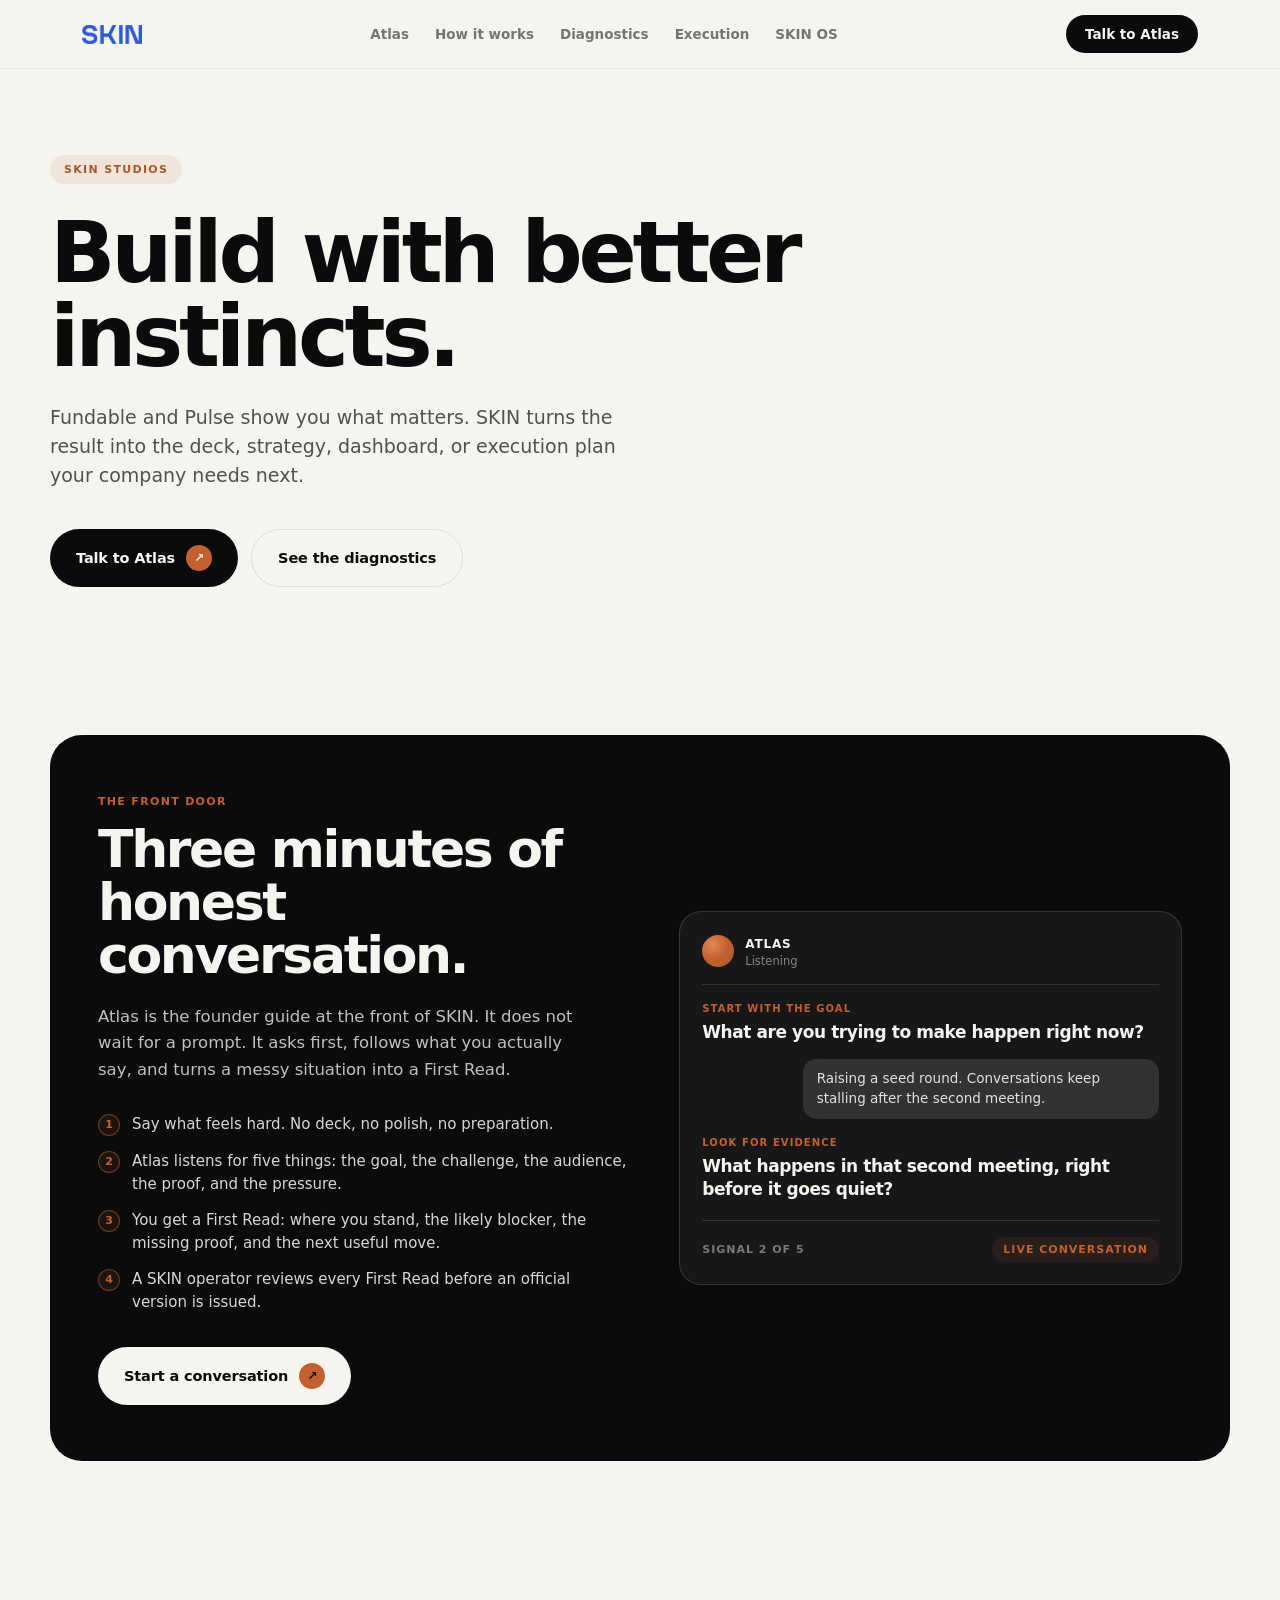
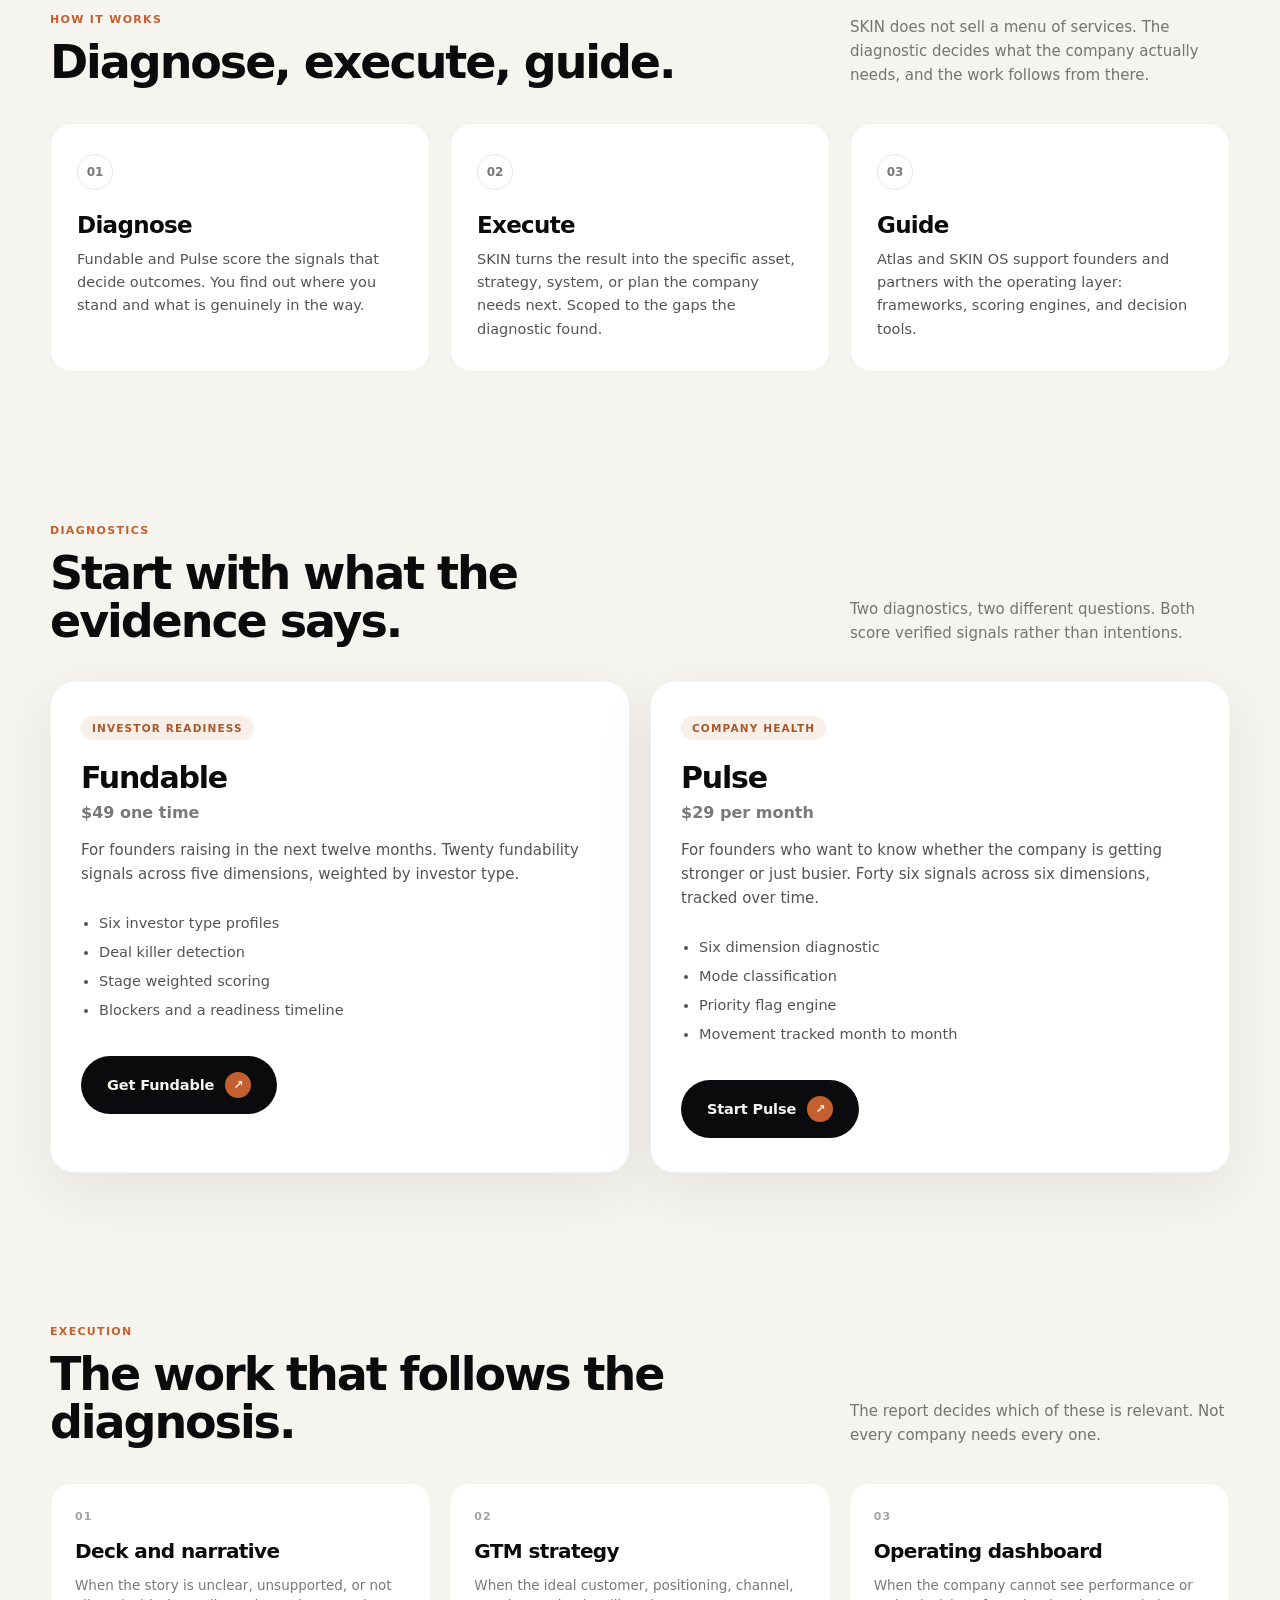
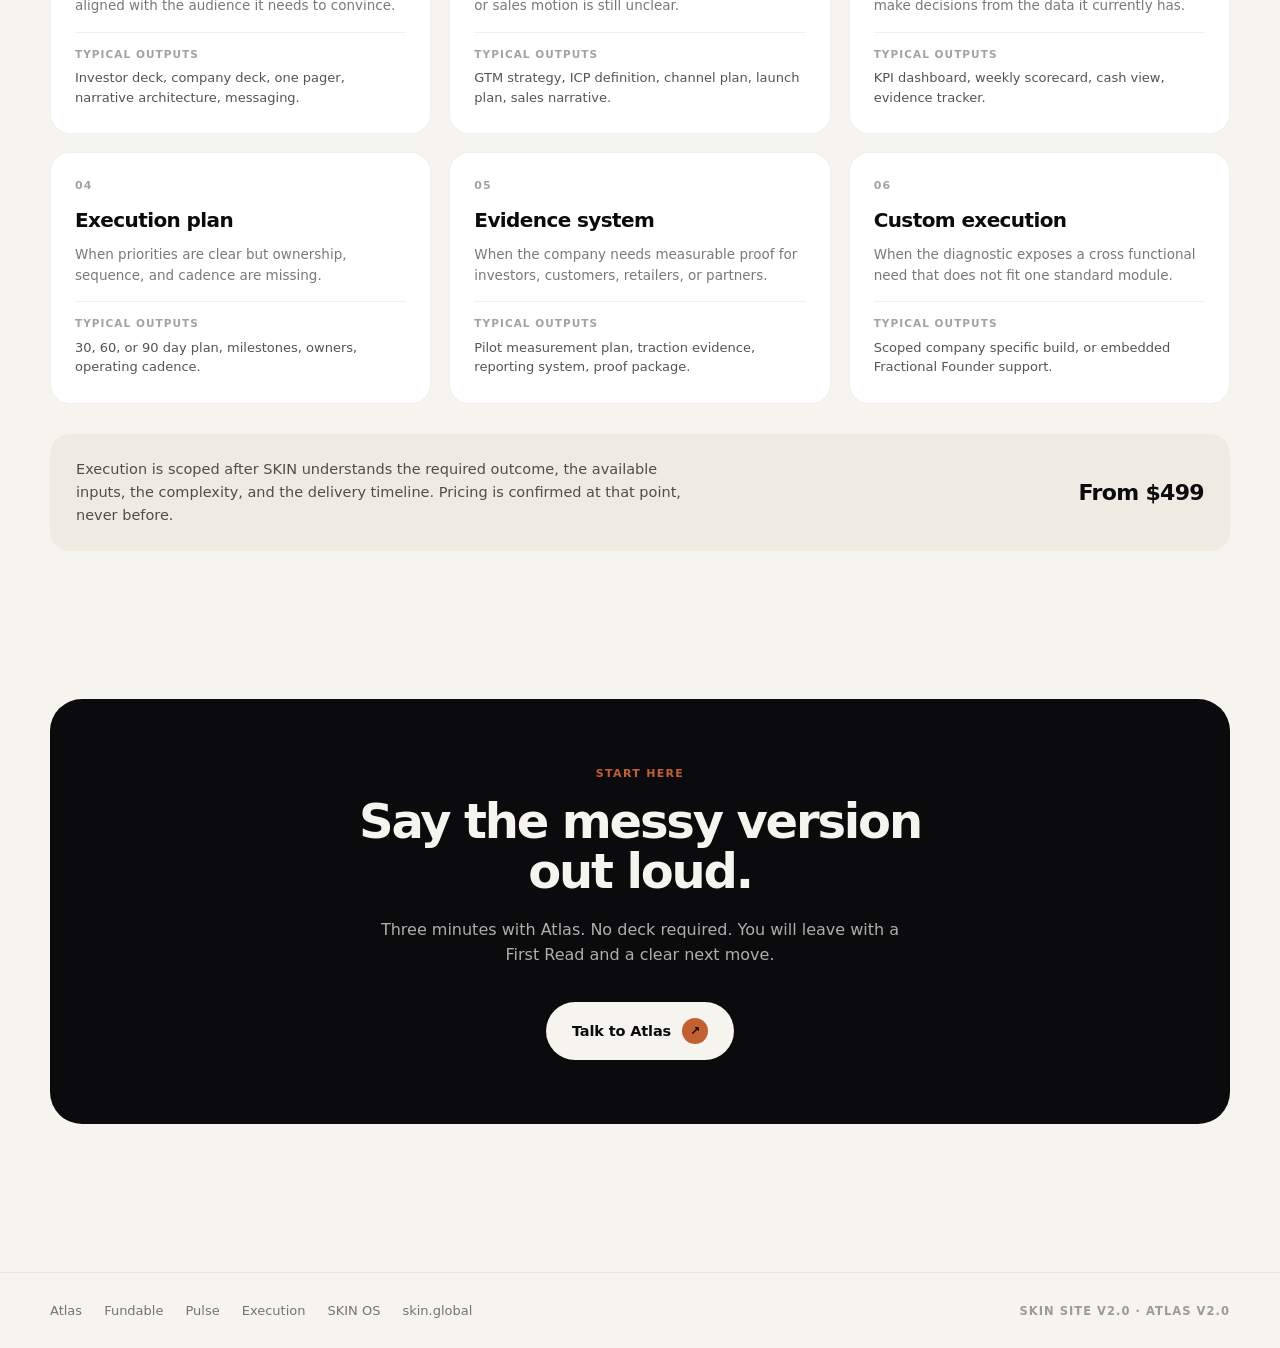
<file: index.html>
<!DOCTYPE html>
<html lang="en">
<head>
<meta charset="UTF-8" />
<meta name="viewport" content="width=device-width, initial-scale=1, viewport-fit=cover" />
<title>SKIN | Build with better instincts</title>
<meta name="description" content="Fundable and Pulse show you what matters. SKIN turns the result into the deck, strategy, dashboard, or execution plan your company needs next." />
<link rel="icon" href="skin-logo.png" />
<!-- SKIN · Site · v2.0 -->
<style>
:root{
  --obsidian:#0B0B0D;
  --obsidian-soft:#16161A;
  --bone:#F6F4EF;
  --bone-2:#EFEBE2;
  --paper:#FFFFFF;
  --sand:#CFC6B6;
  --copper:#C4602F;
  --copper-deep:#A65A2A;
  --copper-tint:rgba(196,96,47,.10);
  --ink-70:rgba(11,11,13,.7);
  --ink-55:rgba(11,11,13,.55);
  --ink-38:rgba(11,11,13,.38);
  --line:rgba(11,11,13,.10);
  --line-soft:rgba(11,11,13,.06);
  --shadow:0 18px 60px rgba(11,11,13,.07);
}
*{box-sizing:border-box}
body{
  margin:0;background:var(--bone);color:var(--obsidian);
  font-family:Inter,ui-sans-serif,system-ui,-apple-system,"Segoe UI",sans-serif;
  font-size:15px;-webkit-font-smoothing:antialiased;
}
a{color:inherit;text-decoration:none}
button{font:inherit;cursor:pointer}
.wrap{max-width:1180px;margin:0 auto;padding:0 32px}

/* nav */
.nav{position:sticky;top:0;z-index:40;background:rgba(246,244,239,.86);backdrop-filter:blur(16px);border-bottom:1px solid var(--line-soft)}
.nav-in{display:flex;align-items:center;justify-content:space-between;gap:24px;height:68px}
.nav img{height:19px;width:auto;display:block}
.nav-links{display:flex;align-items:center;gap:26px}
.nav-links a{font-size:13.5px;font-weight:600;color:var(--ink-55);transition:color .15s}
.nav-links a:hover{color:var(--obsidian)}
.cta-sm{background:var(--obsidian);color:var(--bone);border-radius:999px;padding:11px 19px;font-size:13.5px;font-weight:650;transition:transform .12s}
.cta-sm:hover{transform:translateY(-1px)}
.burger{display:none}

/* hero */
.hero{padding:86px 0 74px}
.eyebrow{display:inline-flex;align-items:center;gap:9px;font-size:11px;font-weight:750;letter-spacing:.12em;text-transform:uppercase;color:var(--copper-deep);background:var(--copper-tint);border-radius:999px;padding:8px 14px}
.hero h1{margin:26px 0 0;font-size:clamp(44px,7vw,86px);line-height:.98;letter-spacing:-.05em;font-weight:700;max-width:900px}
.hero p{margin:24px 0 0;font-size:clamp(16px,1.6vw,19px);line-height:1.55;color:var(--ink-70);max-width:600px}
.hero-actions{display:flex;flex-wrap:wrap;gap:13px;margin-top:38px}
.btn{display:inline-flex;align-items:center;gap:11px;border-radius:999px;padding:16px 26px;font-size:14.5px;font-weight:650;letter-spacing:-.01em;transition:transform .12s}
.btn:hover{transform:translateY(-1px)}
.btn-dark{background:var(--obsidian);color:var(--bone)}
.btn-dark .pip{width:26px;height:26px;border-radius:50%;background:var(--copper);display:flex;align-items:center;justify-content:center;font-size:12px}
.btn-ghost{border:1px solid var(--line);background:transparent}
.btn-ghost:hover{border-color:rgba(11,11,13,.3)}

/* section frame */
.sec{padding:74px 0}
.sec-kick{font-size:11px;font-weight:750;letter-spacing:.12em;text-transform:uppercase;color:var(--copper)}
.sec-head{display:flex;align-items:flex-end;justify-content:space-between;gap:40px;flex-wrap:wrap}
.sec-head h2{margin:12px 0 0;font-size:clamp(30px,3.8vw,46px);line-height:1.04;letter-spacing:-.045em;font-weight:700;max-width:640px}
.sec-head p{margin:0;font-size:15px;line-height:1.6;color:var(--ink-55);max-width:380px}

/* atlas showcase */
.atlas-band{background:var(--obsidian);color:var(--bone);border-radius:32px;padding:56px 48px;position:relative;overflow:hidden}
.atlas-band .sec-kick{color:var(--copper)}
.atlas-grid{display:grid;grid-template-columns:minmax(0,1fr) minmax(0,.95fr);gap:52px;align-items:center}
.atlas-band h2{margin:14px 0 0;font-size:clamp(32px,4.2vw,52px);line-height:1.02;letter-spacing:-.045em;font-weight:700}
.atlas-band .lede{margin:22px 0 0;font-size:16.5px;line-height:1.6;color:rgba(246,244,239,.78);max-width:480px}
.atlas-points{margin:30px 0 0;padding:0;list-style:none;display:flex;flex-direction:column;gap:14px}
.atlas-points li{display:grid;grid-template-columns:22px 1fr;gap:12px;font-size:15px;line-height:1.5;color:rgba(246,244,239,.88)}
.atlas-points i{width:22px;height:22px;border-radius:50%;background:var(--copper-tint);border:1px solid rgba(196,96,47,.5);color:var(--copper);display:flex;align-items:center;justify-content:center;font-size:11px;font-style:normal;font-weight:750;margin-top:1px}
.atlas-band .btn-dark{background:var(--bone);color:var(--obsidian);margin-top:34px}

/* demo mock */
.mock{background:rgba(246,244,239,.05);border:1px solid rgba(246,244,239,.14);border-radius:22px;padding:22px}
.mock-head{display:flex;align-items:center;gap:11px;padding-bottom:16px;border-bottom:1px solid rgba(246,244,239,.12)}
.orb{width:32px;height:32px;border-radius:50%;background:radial-gradient(circle at 32% 30%,#E08A5C,var(--copper) 46%,var(--copper-deep))}
.mock-head b{font-size:12px;font-weight:750;letter-spacing:.07em;text-transform:uppercase}
.mock-head span{display:block;font-size:11.5px;color:rgba(246,244,239,.5);margin-top:2px}
.mq{margin:18px 0 0}
.mq small{display:block;font-size:10px;font-weight:750;letter-spacing:.11em;text-transform:uppercase;color:var(--copper);margin-bottom:7px}
.mq p{margin:0;font-size:17px;line-height:1.35;letter-spacing:-.025em;font-weight:600}
.ma{margin:16px 0 0;display:flex;justify-content:flex-end}
.ma span{background:rgba(246,244,239,.12);border-radius:14px;padding:10px 14px;font-size:13.5px;line-height:1.45;max-width:78%;color:rgba(246,244,239,.9)}
.mock-foot{margin-top:20px;padding-top:16px;border-top:1px solid rgba(246,244,239,.12);display:flex;align-items:center;justify-content:space-between;gap:14px}
.mock-foot span{font-size:11px;font-weight:750;letter-spacing:.09em;text-transform:uppercase;color:rgba(246,244,239,.45)}
.mock-foot i{font-style:normal;font-size:11px;font-weight:750;letter-spacing:.09em;text-transform:uppercase;color:var(--copper);background:var(--copper-tint);border-radius:999px;padding:6px 11px}

/* how it works */
.steps{display:grid;grid-template-columns:repeat(3,1fr);gap:20px;margin-top:36px}
.step{background:var(--paper);border:1px solid var(--line-soft);border-radius:22px;padding:30px 26px}
.step .n{width:36px;height:36px;border-radius:50%;border:1px solid var(--line);display:flex;align-items:center;justify-content:center;font-size:12px;font-weight:750;color:var(--ink-55)}
.step h3{margin:22px 0 0;font-size:23px;letter-spacing:-.03em;font-weight:650}
.step p{margin:10px 0 0;font-size:14.5px;line-height:1.6;color:var(--ink-70)}

/* diagnostics */
.diag{display:grid;grid-template-columns:repeat(2,1fr);gap:20px;margin-top:36px}
.card{background:var(--paper);border:1px solid var(--line-soft);border-radius:24px;padding:34px 30px;display:flex;flex-direction:column;box-shadow:var(--shadow)}
.card .tag{font-size:10.5px;font-weight:750;letter-spacing:.11em;text-transform:uppercase;color:var(--copper-deep);background:var(--copper-tint);border-radius:999px;padding:6px 11px;align-self:flex-start}
.card h3{margin:20px 0 0;font-size:30px;letter-spacing:-.04em;font-weight:700}
.card .price{margin:8px 0 0;font-size:16px;font-weight:650;color:var(--ink-55)}
.card p{margin:16px 0 0;font-size:15px;line-height:1.6;color:var(--ink-70)}
.card ul{margin:20px 0 0;padding-left:18px}
.card li{margin:7px 0;font-size:14.5px;line-height:1.5;color:var(--ink-70)}
.card .btn{margin-top:28px;align-self:flex-start}

/* execution */
.mods{display:grid;grid-template-columns:repeat(3,1fr);gap:18px;margin-top:36px}
.mod{background:var(--paper);border:1px solid var(--line-soft);border-radius:20px;padding:26px 24px;transition:border-color .15s,transform .12s}
.mod:hover{border-color:rgba(11,11,13,.22);transform:translateY(-2px)}
.mod .num{font-size:11px;font-weight:750;letter-spacing:.1em;color:var(--ink-38)}
.mod h3{margin:16px 0 0;font-size:20px;letter-spacing:-.03em;font-weight:650}
.mod .when{margin:12px 0 0;font-size:13.5px;line-height:1.5;color:var(--ink-55)}
.mod .out{margin:16px 0 0;padding-top:14px;border-top:1px solid var(--line-soft);font-size:13px;line-height:1.5;color:var(--ink-70)}
.mod .out b{display:block;font-size:10.5px;font-weight:750;letter-spacing:.1em;text-transform:uppercase;color:var(--ink-38);margin-bottom:6px}
.exec-note{margin-top:30px;display:flex;align-items:center;justify-content:space-between;gap:24px;flex-wrap:wrap;background:var(--bone-2);border-radius:20px;padding:24px 26px}
.exec-note p{margin:0;font-size:14.5px;line-height:1.6;color:var(--ink-70);max-width:620px}
.exec-note b{font-size:22px;letter-spacing:-.03em;white-space:nowrap}

/* closing */
.close{background:var(--obsidian);color:var(--bone);border-radius:32px;padding:64px 48px;text-align:center}
.close h2{margin:16px auto 0;font-size:clamp(30px,4vw,48px);line-height:1.04;letter-spacing:-.045em;font-weight:700;max-width:640px}
.close p{margin:20px auto 0;font-size:16px;line-height:1.6;color:rgba(246,244,239,.7);max-width:520px}
.close .btn-dark{background:var(--bone);color:var(--obsidian);margin-top:34px}

/* footer */
.foot{border-top:1px solid var(--line-soft);margin-top:74px}
.foot-in{display:flex;align-items:center;justify-content:space-between;gap:24px;flex-wrap:wrap;padding:30px 0}
.foot-links{display:flex;gap:22px;flex-wrap:wrap}
.foot-links a{font-size:13px;color:var(--ink-55)}
.foot-links a:hover{color:var(--obsidian)}
.foot-v{font-size:11.5px;font-weight:700;letter-spacing:.09em;text-transform:uppercase;color:var(--ink-38)}

@media (max-width:960px){
  .wrap{padding:0 20px}
  .nav-links{display:none}
  .atlas-grid{grid-template-columns:1fr;gap:34px}
  .atlas-band,.close{padding:40px 26px;border-radius:26px}
  .steps,.diag,.mods{grid-template-columns:1fr}
  .hero{padding:56px 0 48px}
  .sec{padding:52px 0}
}
@media (prefers-reduced-motion:reduce){*{animation:none!important;transition:none!important}}
</style>
</head>
<body>

<nav class="nav">
  <div class="wrap nav-in">
    <a href="index.html" aria-label="SKIN"><img src="skin-logo.png" alt="SKIN" /></a>
    <div class="nav-links">
      <a href="#atlas">Atlas</a>
      <a href="#how">How it works</a>
      <a href="#diagnostics">Diagnostics</a>
      <a href="#execution">Execution</a>
      <a href="os.html">SKIN OS</a>
    </div>
    <a class="cta-sm" href="atlas.html">Talk to Atlas</a>
  </div>
</nav>

<header class="hero wrap">
  <span class="eyebrow">SKIN Studios</span>
  <h1>Build with better instincts.</h1>
  <p>Fundable and Pulse show you what matters. SKIN turns the result into the deck, strategy, dashboard, or execution plan your company needs next.</p>
  <div class="hero-actions">
    <a class="btn btn-dark" href="atlas.html">Talk to Atlas <span class="pip">↗</span></a>
    <a class="btn btn-ghost" href="#diagnostics">See the diagnostics</a>
  </div>
</header>

<!-- ATLAS -->
<section class="sec wrap" id="atlas">
  <div class="atlas-band">
    <div class="atlas-grid">
      <div>
        <span class="sec-kick">The front door</span>
        <h2>Three minutes of honest conversation.</h2>
        <p class="lede">Atlas is the founder guide at the front of SKIN. It does not wait for a prompt. It asks first, follows what you actually say, and turns a messy situation into a First Read.</p>
        <ul class="atlas-points">
          <li><i>1</i><span>Say what feels hard. No deck, no polish, no preparation.</span></li>
          <li><i>2</i><span>Atlas listens for five things: the goal, the challenge, the audience, the proof, and the pressure.</span></li>
          <li><i>3</i><span>You get a First Read: where you stand, the likely blocker, the missing proof, and the next useful move.</span></li>
          <li><i>4</i><span>A SKIN operator reviews every First Read before an official version is issued.</span></li>
        </ul>
        <a class="btn btn-dark" href="atlas.html">Start a conversation <span class="pip">↗</span></a>
      </div>

      <div class="mock" aria-hidden="true">
        <div class="mock-head">
          <div class="orb"></div>
          <div>
            <b>Atlas</b>
            <span>Listening</span>
          </div>
        </div>
        <div class="mq">
          <small>Start with the goal</small>
          <p>What are you trying to make happen right now?</p>
        </div>
        <div class="ma"><span>Raising a seed round. Conversations keep stalling after the second meeting.</span></div>
        <div class="mq">
          <small>Look for evidence</small>
          <p>What happens in that second meeting, right before it goes quiet?</p>
        </div>
        <div class="mock-foot">
          <span>Signal 2 of 5</span>
          <i>Live conversation</i>
        </div>
      </div>
    </div>
  </div>
</section>

<!-- HOW IT WORKS -->
<section class="sec wrap" id="how">
  <div class="sec-head">
    <div>
      <span class="sec-kick">How it works</span>
      <h2>Diagnose, execute, guide.</h2>
    </div>
    <p>SKIN does not sell a menu of services. The diagnostic decides what the company actually needs, and the work follows from there.</p>
  </div>
  <div class="steps">
    <div class="step">
      <div class="n">01</div>
      <h3>Diagnose</h3>
      <p>Fundable and Pulse score the signals that decide outcomes. You find out where you stand and what is genuinely in the way.</p>
    </div>
    <div class="step">
      <div class="n">02</div>
      <h3>Execute</h3>
      <p>SKIN turns the result into the specific asset, strategy, system, or plan the company needs next. Scoped to the gaps the diagnostic found.</p>
    </div>
    <div class="step">
      <div class="n">03</div>
      <h3>Guide</h3>
      <p>Atlas and SKIN OS support founders and partners with the operating layer: frameworks, scoring engines, and decision tools.</p>
    </div>
  </div>
</section>

<!-- DIAGNOSTICS -->
<section class="sec wrap" id="diagnostics">
  <div class="sec-head">
    <div>
      <span class="sec-kick">Diagnostics</span>
      <h2>Start with what the evidence says.</h2>
    </div>
    <p>Two diagnostics, two different questions. Both score verified signals rather than intentions.</p>
  </div>
  <div class="diag">
    <div class="card">
      <span class="tag">Investor readiness</span>
      <h3>Fundable</h3>
      <div class="price">$49 one time</div>
      <p>For founders raising in the next twelve months. Twenty fundability signals across five dimensions, weighted by investor type.</p>
      <ul>
        <li>Six investor type profiles</li>
        <li>Deal killer detection</li>
        <li>Stage weighted scoring</li>
        <li>Blockers and a readiness timeline</li>
      </ul>
      <a class="btn btn-dark" href="https://buy.stripe.com/28E28sdk7fBQ7yn1oYfrW02" target="_blank" rel="noopener">Get Fundable <span class="pip">↗</span></a>
    </div>
    <div class="card">
      <span class="tag">Company health</span>
      <h3>Pulse</h3>
      <div class="price">$29 per month</div>
      <p>For founders who want to know whether the company is getting stronger or just busier. Forty six signals across six dimensions, tracked over time.</p>
      <ul>
        <li>Six dimension diagnostic</li>
        <li>Mode classification</li>
        <li>Priority flag engine</li>
        <li>Movement tracked month to month</li>
      </ul>
      <a class="btn btn-dark" href="https://buy.stripe.com/5kQ4gAa7V9ds2e39VufrW03" target="_blank" rel="noopener">Start Pulse <span class="pip">↗</span></a>
    </div>
  </div>
</section>

<!-- EXECUTION -->
<section class="sec wrap" id="execution">
  <div class="sec-head">
    <div>
      <span class="sec-kick">Execution</span>
      <h2>The work that follows the diagnosis.</h2>
    </div>
    <p>The report decides which of these is relevant. Not every company needs every one.</p>
  </div>
  <div class="mods">
    <div class="mod">
      <div class="num">01</div>
      <h3>Deck and narrative</h3>
      <p class="when">When the story is unclear, unsupported, or not aligned with the audience it needs to convince.</p>
      <div class="out"><b>Typical outputs</b>Investor deck, company deck, one pager, narrative architecture, messaging.</div>
    </div>
    <div class="mod">
      <div class="num">02</div>
      <h3>GTM strategy</h3>
      <p class="when">When the ideal customer, positioning, channel, or sales motion is still unclear.</p>
      <div class="out"><b>Typical outputs</b>GTM strategy, ICP definition, channel plan, launch plan, sales narrative.</div>
    </div>
    <div class="mod">
      <div class="num">03</div>
      <h3>Operating dashboard</h3>
      <p class="when">When the company cannot see performance or make decisions from the data it currently has.</p>
      <div class="out"><b>Typical outputs</b>KPI dashboard, weekly scorecard, cash view, evidence tracker.</div>
    </div>
    <div class="mod">
      <div class="num">04</div>
      <h3>Execution plan</h3>
      <p class="when">When priorities are clear but ownership, sequence, and cadence are missing.</p>
      <div class="out"><b>Typical outputs</b>30, 60, or 90 day plan, milestones, owners, operating cadence.</div>
    </div>
    <div class="mod">
      <div class="num">05</div>
      <h3>Evidence system</h3>
      <p class="when">When the company needs measurable proof for investors, customers, retailers, or partners.</p>
      <div class="out"><b>Typical outputs</b>Pilot measurement plan, traction evidence, reporting system, proof package.</div>
    </div>
    <div class="mod">
      <div class="num">06</div>
      <h3>Custom execution</h3>
      <p class="when">When the diagnostic exposes a cross functional need that does not fit one standard module.</p>
      <div class="out"><b>Typical outputs</b>Scoped company specific build, or embedded Fractional Founder support.</div>
    </div>
  </div>
  <div class="exec-note">
    <p>Execution is scoped after SKIN understands the required outcome, the available inputs, the complexity, and the delivery timeline. Pricing is confirmed at that point, never before.</p>
    <b>From $499</b>
  </div>
</section>

<!-- CLOSE -->
<section class="sec wrap" id="contact">
  <div class="close">
    <span class="sec-kick" style="color:var(--copper)">Start here</span>
    <h2>Say the messy version out loud.</h2>
    <p>Three minutes with Atlas. No deck required. You will leave with a First Read and a clear next move.</p>
    <a class="btn btn-dark" href="atlas.html">Talk to Atlas <span class="pip">↗</span></a>
  </div>
</section>

<footer class="foot">
  <div class="wrap foot-in">
    <div class="foot-links">
      <a href="atlas.html">Atlas</a>
      <a href="#diagnostics">Fundable</a>
      <a href="#diagnostics">Pulse</a>
      <a href="#execution">Execution</a>
      <a href="os.html">SKIN OS</a>
      <a href="https://skin.global" target="_blank" rel="noopener">skin.global</a>
    </div>
    <span class="foot-v">SKIN site v2.0 · Atlas v2.0</span>
  </div>
</footer>

</body>
</html>
</file>
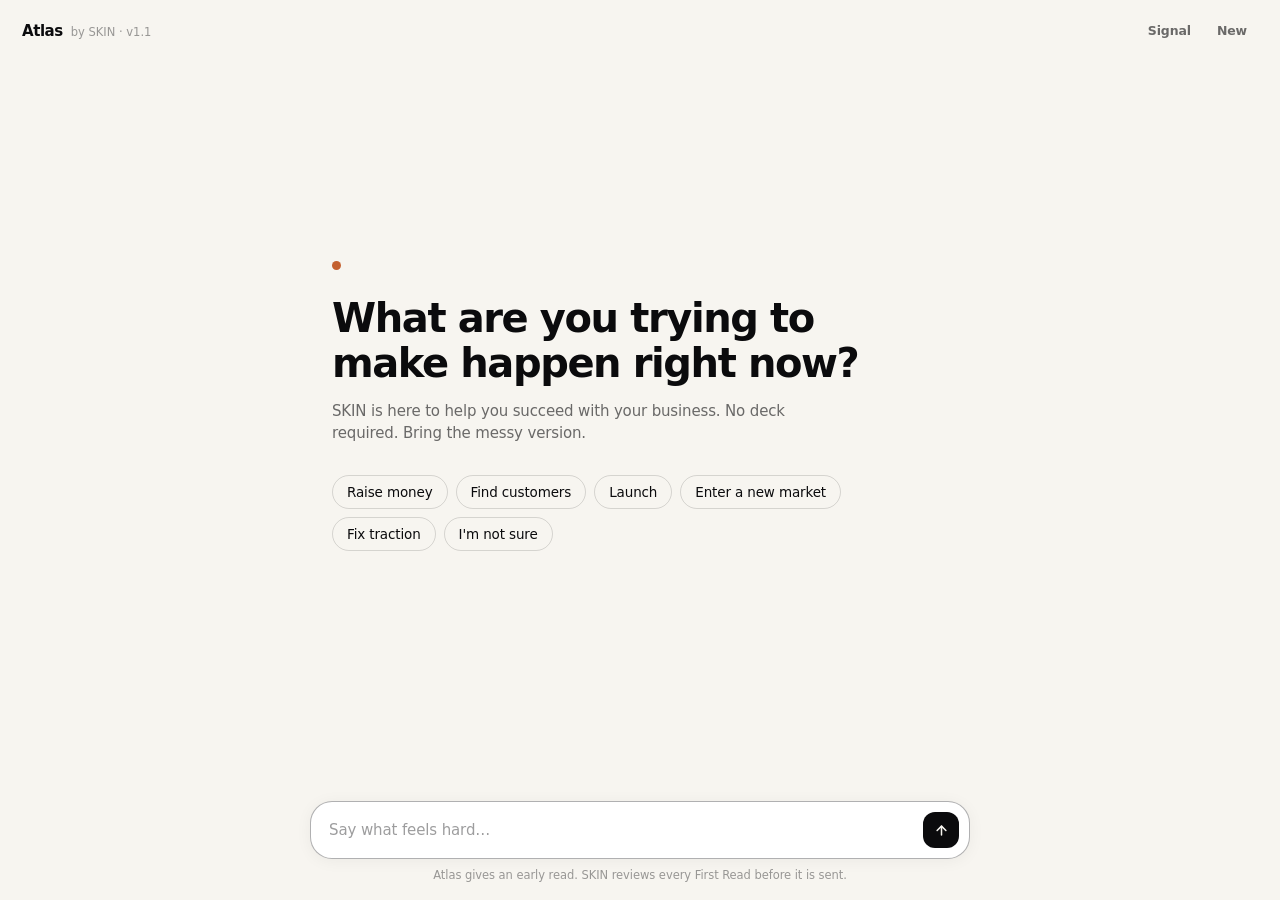
<file: atlas-v1.1.html>
<!DOCTYPE html>
<html lang="en">
<head>
<meta charset="UTF-8" />
<meta name="viewport" content="width=device-width, initial-scale=1, viewport-fit=cover" />
<title>Atlas</title>
<!-- SKIN · Atlas · v1.1 -->
<style>
:root {
  --bg:#F7F5F0;
  --ink:#0B0B0D;
  --ink-60:rgba(11,11,13,.6);
  --ink-40:rgba(11,11,13,.4);
  --ink-08:rgba(11,11,13,.08);
  --copper:#C4602F;
  --user-bg:#ECE9E1;
}
* { box-sizing:border-box; }
html,body { height:100%; }
body {
  margin:0;
  background:var(--bg);
  color:var(--ink);
  font-family:Inter, ui-sans-serif, system-ui, -apple-system, "Segoe UI", sans-serif;
  font-size:15px;
  -webkit-font-smoothing:antialiased;
}
button,textarea,input { font:inherit; color:inherit; }
button { cursor:pointer; background:none; border:none; padding:0; }

.app { display:flex; height:100svh; }

/* ---------- left: conversation ---------- */
.stage { flex:1; display:flex; flex-direction:column; min-width:0; position:relative; }

.top {
  flex:none;
  display:flex; align-items:center; justify-content:space-between;
  padding:16px 22px;
}
.wordmark { display:flex; align-items:baseline; gap:8px; font-weight:800; letter-spacing:-.03em; font-size:15px; }
.wordmark em { font-style:normal; font-weight:500; font-size:11.5px; color:var(--ink-40); letter-spacing:0; }
.top-actions { display:flex; gap:4px; }
.tbtn {
  font-size:12.5px; font-weight:600; letter-spacing:-.01em;
  color:var(--ink-60);
  padding:7px 11px; border-radius:8px;
  transition:background .15s ease, color .15s ease;
}
.tbtn:hover { background:var(--ink-08); color:var(--ink); }
.tbtn.on { background:var(--ink); color:var(--bg); }

/* scroll area */
.scroll { flex:1; overflow-y:auto; }
.col { max-width:660px; margin:0 auto; padding:0 22px; }

/* start state: Atlas's question is the hero */
.start {
  min-height:calc(100svh - 210px);
  display:flex; flex-direction:column; justify-content:center;
}
.start .sig-dot { width:9px; height:9px; border-radius:50%; background:var(--copper); margin-bottom:26px; }
.start h1 {
  margin:0;
  font-size:clamp(28px, 4.6vw, 40px);
  line-height:1.12;
  letter-spacing:-.035em;
  font-weight:600;
  max-width:560px;
}
.start p {
  margin:14px 0 0;
  font-size:15px; line-height:1.5; letter-spacing:-.01em;
  color:var(--ink-60);
  max-width:460px;
}
.start .chips { margin-top:30px; }

/* conversation state */
.thread { padding-top:10px; padding-bottom:24px; display:none; }
.app.talking .start { display:none; }
.app.talking .thread { display:block; }

.msg { margin:26px 0; animation:rise .3s ease; }
@keyframes rise { from { opacity:0; transform:translateY(6px);} to { opacity:1; transform:none;} }
.msg.atlas { font-size:15.5px; line-height:1.65; letter-spacing:-.008em; white-space:pre-wrap; }
.msg.user {
  display:flex; justify-content:flex-end;
}
.msg.user span {
  background:var(--user-bg);
  border-radius:16px;
  padding:10px 15px;
  max-width:80%;
  line-height:1.5; letter-spacing:-.008em;
  white-space:pre-wrap;
}
.thinking { display:inline-block; width:9px; height:9px; border-radius:50%; background:var(--copper); animation:pulse 1s ease infinite; margin:4px 0; }
@keyframes pulse { 0%,100% { opacity:.25; transform:scale(.85);} 50% { opacity:1; transform:scale(1);} }

/* chips */
.chips { display:flex; flex-wrap:wrap; gap:8px; animation:rise .3s ease; }
.chip {
  border:1px solid rgba(11,11,13,.14);
  border-radius:999px;
  padding:8px 14px;
  font-size:13.5px; font-weight:500; letter-spacing:-.01em;
  color:var(--ink);
  background:transparent;
  transition:background .15s ease, border-color .15s ease;
}
.chip:hover { background:#fff; border-color:rgba(11,11,13,.3); }
.thread .chips { margin-top:-8px; margin-bottom:26px; }

/* first read */
.fr {
  margin:30px 0;
  border-top:1px solid var(--ink-08);
  padding-top:26px;
  animation:rise .4s ease;
}
.fr .k {
  font-size:11px; font-weight:700; letter-spacing:.09em; text-transform:uppercase;
  color:var(--copper);
}
.fr h2 { margin:10px 0 0; font-size:24px; letter-spacing:-.03em; line-height:1.15; font-weight:650; }
.fr-sec { margin-top:22px; }
.fr-sec small {
  display:block;
  font-size:11px; font-weight:700; letter-spacing:.09em; text-transform:uppercase;
  color:var(--ink-40);
  margin-bottom:6px;
}
.fr-sec p, .fr-sec li { margin:0; font-size:15px; line-height:1.6; letter-spacing:-.008em; }
.fr-sec ul { margin:0; padding-left:18px; }
.fr-sec li { margin:4px 0; }
.fr-path {
  margin-top:24px;
  border-left:2px solid var(--copper);
  padding:2px 0 2px 16px;
}
.fr-path b { display:block; font-size:13px; letter-spacing:-.01em; }
.fr-path p { margin:4px 0 0; font-size:14.5px; line-height:1.55; color:var(--ink-60); }
.fr-note { margin-top:24px; font-size:12.5px; line-height:1.5; color:var(--ink-40); }

/* ---------- composer ---------- */
.composer { flex:none; padding:8px 22px calc(18px + env(safe-area-inset-bottom)); }
.box {
  max-width:660px; margin:0 auto;
  display:flex; align-items:flex-end; gap:8px;
  background:#fff;
  border:1px solid rgba(11,11,13,.12);
  border-radius:22px;
  padding:10px 10px 10px 18px;
  transition:border-color .15s ease, box-shadow .15s ease;
}
.box:focus-within { border-color:rgba(11,11,13,.32); box-shadow:0 2px 16px rgba(11,11,13,.05); }
.box textarea {
  flex:1; border:none; outline:none; background:transparent; resize:none;
  line-height:1.45; letter-spacing:-.008em;
  max-height:130px; padding:6px 0;
}
.box textarea::placeholder { color:var(--ink-40); }
.up {
  flex:none; width:36px; height:36px; border-radius:12px;
  background:var(--ink); color:var(--bg);
  display:flex; align-items:center; justify-content:center;
  transition:opacity .15s ease, transform .12s ease;
}
.up:hover { transform:translateY(-1px); }
.up:disabled { opacity:.25; cursor:default; transform:none; }
.up svg { width:15px; height:15px; }
.legal {
  max-width:660px; margin:9px auto 0;
  text-align:center;
  font-size:11.5px; color:var(--ink-40); letter-spacing:-.005em;
}

/* ---------- right: signal ---------- */
.panel {
  flex:none; width:300px;
  border-left:1px solid var(--ink-08);
  display:none; flex-direction:column;
  overflow-y:auto;
  padding:20px 22px;
}
.app.signal .panel { display:flex; }
.panel .ph {
  font-size:11px; font-weight:700; letter-spacing:.09em; text-transform:uppercase;
  color:var(--ink-40);
  margin-bottom:18px;
}
.field { margin-bottom:18px; animation:rise .3s ease; }
.field small {
  display:block;
  font-size:10.5px; font-weight:700; letter-spacing:.08em; text-transform:uppercase;
  color:var(--ink-40);
  margin-bottom:4px;
}
.field div { font-size:13.5px; line-height:1.5; letter-spacing:-.008em; }
.field div.empty { color:var(--ink-40); }
.field div.empty::before { content:"—"; }

@media (max-width: 920px) {
  .panel { position:fixed; right:0; top:0; bottom:0; z-index:30; background:var(--bg); box-shadow:-16px 0 48px rgba(11,11,13,.1); }
}
@media (prefers-reduced-motion: reduce) {
  * { animation:none !important; transition:none !important; }
}
</style>
</head>
<body>
<div class="app" id="app">
  <div class="stage">
    <header class="top">
      <div class="wordmark">Atlas <em>by SKIN · v1.1</em></div>
      <nav class="top-actions">
        <button class="tbtn" id="signalBtn" type="button">Signal</button>
        <button class="tbtn" id="newBtn" type="button">New</button>
      </nav>
    </header>

    <div class="scroll" id="scroll">
      <div class="col">
        <section class="start" id="startView">
          <div class="sig-dot"></div>
          <h1>What are you trying to make happen right now?</h1>
          <p>SKIN is here to help you succeed with your business. No deck required. Bring the messy version.</p>
          <div class="chips" id="startChips"></div>
        </section>
        <section class="thread" id="thread"></section>
      </div>
    </div>

    <div class="composer">
      <div class="box">
        <textarea id="input" rows="1" placeholder="Say what feels hard…" aria-label="Message Atlas"></textarea>
        <button class="up" id="sendBtn" type="button" aria-label="Send">
          <svg viewBox="0 0 24 24" fill="none" stroke="currentColor" stroke-width="2.4" stroke-linecap="round" stroke-linejoin="round"><path d="M12 19V5"/><path d="M5 12l7-7 7 7"/></svg>
        </button>
      </div>
      <div class="legal">Atlas gives an early read. SKIN reviews every First Read before it is sent.</div>
    </div>
  </div>

  <aside class="panel" aria-label="Intake signal">
    <div class="ph" id="phase">Intake · Goal</div>
    <div class="field"><small>Goal</small><div id="sig-goal" class="empty"></div></div>
    <div class="field"><small>Challenge</small><div id="sig-challenge" class="empty"></div></div>
    <div class="field"><small>Audience</small><div id="sig-audience" class="empty"></div></div>
    <div class="field"><small>Proof</small><div id="sig-proof" class="empty"></div></div>
    <div class="field"><small>Timeline</small><div id="sig-timeline" class="empty"></div></div>
    <div class="field"><small>Stage read</small><div id="sig-stage" class="empty"></div></div>
    <div class="field"><small>Blocker hypothesis</small><div id="sig-blocker" class="empty"></div></div>
  </aside>
</div>

<script>
/* SKIN · Atlas · v1.1 */
const VERSION = "1.1";

const SYSTEM_PROMPT = `You are Atlas, the founder guide for SKIN Studios. You are a sharp, experienced operator having a real conversation with a founder about their business. You are not a chatbot, an intake form, or an assessment tool. Never describe yourself as an AI. Never run a script.

WHAT YOU ARE DOING:
Over a few minutes of honest conversation, come to understand five things about this founder's situation:
- what they are trying to make happen right now
- what feels hardest or most unclear
- who has to believe it for the next move to work
- what verified evidence actually exists
- what pressure or deadline they are under
Learn these by following the founder's thread, not by marching through a checklist. If one answer gives you three of them, do not ask about those again. Pull on the most interesting or most load-bearing thing they just said. The best next question is usually hiding in their last sentence.

HOW TO TALK:
- Open-ended questions only. Never offer multiple-choice options. Never present a menu.
- Use their words back to them. Be specific to what they said, never generic.
- When you notice something worth naming, name it. A gap between their framing and their evidence. A number that sounds like a hope, not a fact. Time going into polishing documents instead of generating proof. One sharp observation, stated plainly, then a question. This is what makes the conversation feel worth three minutes.
- If the founder asks you a direct question, answer it honestly and briefly. Do not deflect. Then bring it back to them.
- Warm, direct, human. Short sentences. No hype, no flattery, no reassurance padding. Never use em dashes.
- 1 to 4 sentences per reply. One question at most per reply, and some replies can simply be an observation that invites a response.

WHEN TO CLOSE:
Once you genuinely understand the five things, usually after 5 to 8 founder turns, reflect back what you heard in 2 or 3 tight sentences and ask if you got it right. Do not close before you have something real. Do not drag past roughly 10 turns. When the founder confirms your reflection, tell them SKIN can turn this into a First Read: the goal, the likely blocker, the missing proof, and the next useful move. Set ready_for_first_read to true on that message.

SKIN JUDGMENT PRINCIPLES (apply silently while forming your read):
- Evidence over belief. What is verified, not what the deck claims.
- Founders systematically mis-stage themselves upward. Form a quiet stage read from traction evidence, not their label.
- "Do nothing" is often the strongest competitor.
- Compliments are not conviction. Pilots are not customers. A term sheet is not money.
- Packaging is not proof. If the founder is polishing documents instead of generating evidence, that is likely the blocker.

OUTPUT FORMAT. Respond ONLY with valid JSON, no markdown fences, no other text:
{
  "reply": "your message to the founder",
  "phase": "goal|challenge|audience|proof|summary|wrap",
  "ready_for_first_read": false,
  "signal": {
    "goal": null or "short phrase",
    "challenge": null or "short phrase",
    "audience": null or "short phrase",
    "proof": null or "short phrase",
    "timeline": null or "short phrase",
    "stage_read": null or "engine's honest stage read, e.g. 'Pre-seed evidence, Seed framing'",
    "blocker_hypothesis": null or "one sharp sentence"
  }
}
The phase field is a passive label of where the conversation naturally is, not a script to follow. Update signal fields cumulatively as you learn. Keep them terse. Never mention the signal or the JSON to the founder.`;

const FIRST_READ_PROMPT = `You are the SKIN Studios engine drafting a First Read from an Atlas intake conversation. Follow SKIN doctrine: evidence over belief, name the primary constraint first, every verdict ends with a liftable path. Short sentences. No em dashes. No hype. Direct but never cruel. Harsh internal labels are translated, not hidden.

Given the conversation and captured signal, respond ONLY with valid JSON, no fences:
{
  "headline": "4-7 word plain-language title of the situation",
  "heard": "2-3 sentences. What SKIN heard: the goal and the pressure, in the founder's own terms.",
  "blocker": "2-3 sentences. The likely primary constraint. One thing. Name it plainly.",
  "missing_proof": ["2-4 short items, the specific evidence that does not exist yet"],
  "next_move": "2-3 sentences. The single next useful move in the next 14-30 days, with the proof point it unlocks.",
  "path_name": "Fundable|SKIN OS|Pulse|Talk it through live",
  "path_why": "1-2 sentences on why this SKIN path fits, in plain terms."
}
Choose Fundable only if actively raising. Pulse if the question is company health or drift. SKIN OS if the blocker is a missing asset. Live if the situation is nuanced, sensitive, or unclear.`;

const OPENER = {
  reply: "What are you trying to make happen right now?",
  chips: ["Raise money", "Find customers", "Launch", "Enter a new market", "Fix traction", "I'm not sure"],
  phase: "goal",
  ready_for_first_read: false,
  signal: {}
};

/* ---------- state ---------- */
let history = [];
let busy = false;
let ended = false;

const app = document.getElementById('app');
const scrollEl = document.getElementById('scroll');
const thread = document.getElementById('thread');
const inputEl = document.getElementById('input');
const sendBtn = document.getElementById('sendBtn');
const phaseEl = document.getElementById('phase');

/* ---------- ui ---------- */
function down() { scrollEl.scrollTop = scrollEl.scrollHeight; }

function addAtlas(text) {
  const el = document.createElement('div');
  el.className = 'msg atlas';
  el.textContent = text;
  thread.appendChild(el);
  down();
}
function addUser(text) {
  const el = document.createElement('div');
  el.className = 'msg user';
  const s = document.createElement('span');
  s.textContent = text;
  el.appendChild(s);
  thread.appendChild(el);
  down();
}
function showThinking() {
  const el = document.createElement('div');
  el.className = 'msg';
  el.id = 'thinking';
  el.innerHTML = '<span class="thinking"></span>';
  thread.appendChild(el);
  down();
}
function hideThinking() { const t = document.getElementById('thinking'); if (t) t.remove(); }

function clearChips() { document.querySelectorAll('.chips').forEach(c => { if (c.id !== 'startChips') c.remove(); }); }

function showChips(list, handler) {
  if (!list || !list.length) return;
  const wrap = document.createElement('div');
  wrap.className = 'chips';
  list.forEach(label => {
    const b = document.createElement('button');
    b.className = 'chip';
    b.type = 'button';
    b.textContent = label;
    b.addEventListener('click', () => handler(label));
    wrap.appendChild(b);
  });
  thread.appendChild(wrap);
  down();
}

const PHASE_LABEL = { goal:'Goal', challenge:'Challenge', audience:'Audience', proof:'Proof', summary:'Summary', wrap:'First Read' };
function updateSignal(sig, phase) {
  if (phase) phaseEl.textContent = 'Intake · ' + (PHASE_LABEL[phase] || phase);
  if (!sig) return;
  const map = { goal:'sig-goal', challenge:'sig-challenge', audience:'sig-audience', proof:'sig-proof', timeline:'sig-timeline', stage_read:'sig-stage', blocker_hypothesis:'sig-blocker' };
  for (const k in map) {
    const el = document.getElementById(map[k]);
    if (sig[k]) { el.textContent = sig[k]; el.classList.remove('empty'); }
  }
}

/* ---------- api ---------- */
function parseJSON(text) {
  const clean = text.replace(/```json|```/g, '').trim();
  return JSON.parse(clean.slice(clean.indexOf('{'), clean.lastIndexOf('}') + 1));
}

async function api(system, messages) {
  const res = await fetch('https://api.anthropic.com/v1/messages', {
    method: 'POST',
    headers: { 'Content-Type': 'application/json' },
    body: JSON.stringify({ model:'claude-sonnet-4-6', max_tokens:1000, system, messages })
  });
  const data = await res.json();
  return parseJSON(data.content.filter(b => b.type === 'text').map(b => b.text).join('\n'));
}

/* ---------- flow ---------- */
async function send(text) {
  if (busy || ended) return;
  const val = (text || '').trim();
  if (!val) return;
  busy = true;
  sendBtn.disabled = true;
  app.classList.add('talking');
  clearChips();
  addUser(val);
  inputEl.value = '';
  autosize();
  history.push({ role:'user', content:val });
  showThinking();

  try {
    const out = await api(SYSTEM_PROMPT, history);
    hideThinking();
    history.push({ role:'assistant', content: JSON.stringify(out) });
    addAtlas(out.reply);
    updateSignal(out.signal, out.phase);
    if (out.ready_for_first_read) {
      await renderFirstRead();
    }
  } catch (err) {
    hideThinking();
    console.error('Atlas error:', err);
    addAtlas('Something broke on my side. Say that again and I will pick it back up.');
    history.pop();
  }
  busy = false;
  sendBtn.disabled = false;
  inputEl.focus();
}

async function renderFirstRead() {
  showThinking();
  try {
    const transcript = history.map(m => (m.role === 'user' ? 'Founder: ' : 'Atlas: ') + m.content).join('\n');
    const fr = await api(FIRST_READ_PROMPT, [{ role:'user', content:'Conversation transcript:\n\n' + transcript + '\n\nDraft the First Read JSON now.' }]);
    hideThinking();

    const card = document.createElement('div');
    card.className = 'fr';
    card.innerHTML = `
      <span class="k">First Read · Draft</span>
      <h2></h2>
      <div class="fr-sec"><small>What we heard</small><p data-k="heard"></p></div>
      <div class="fr-sec"><small>The likely blocker</small><p data-k="blocker"></p></div>
      <div class="fr-sec"><small>Missing proof</small><ul data-k="missing"></ul></div>
      <div class="fr-sec"><small>Next useful move</small><p data-k="next"></p></div>
      <div class="fr-path"><b data-k="path"></b><p data-k="pathwhy"></p></div>
      <div class="fr-note">This is Atlas's early read. A SKIN operator reviews every First Read before the official version is sent.</div>
    `;
    card.querySelector('h2').textContent = fr.headline;
    card.querySelector('[data-k="heard"]').textContent = fr.heard;
    card.querySelector('[data-k="blocker"]').textContent = fr.blocker;
    const ul = card.querySelector('[data-k="missing"]');
    (fr.missing_proof || []).forEach(item => { const li = document.createElement('li'); li.textContent = item; ul.appendChild(li); });
    card.querySelector('[data-k="next"]').textContent = fr.next_move;
    card.querySelector('[data-k="path"]').textContent = fr.path_name;
    card.querySelector('[data-k="pathwhy"]').textContent = fr.path_why;
    thread.appendChild(card);
    down();

    setTimeout(() => {
      addAtlas('Where should SKIN send the reviewed version?');
      showChips(['Send my First Read', 'Talk it through live'], endAction);
    }, 450);
  } catch (err) {
    hideThinking();
    console.error('First Read error:', err);
    addAtlas('I have what I need, but the draft hit a snag. Try once more.');
  }
}

function endAction(label) {
  clearChips();
  addUser(label);
  ended = true;
  setTimeout(() => {
    if (label === 'Send my First Read') {
      addAtlas('Done. A SKIN operator will review it and send the official version. You said the messy thing. That was the hard part.');
    } else {
      addAtlas('Good call. SKIN will set up a live conversation. Some things are easier out loud.');
    }
  }, 350);
}

function reset() {
  history = [];
  busy = false;
  ended = false;
  thread.innerHTML = '';
  app.classList.remove('talking');
  document.querySelectorAll('.field div').forEach(el => { el.textContent = ''; el.classList.add('empty'); });
  phaseEl.textContent = 'Intake · Goal';
  seed();
  inputEl.focus();
}

function seed() {
  history.push({ role:'user', content:'(The founder just opened the page. Begin.)' });
  history.push({ role:'assistant', content: JSON.stringify(OPENER) });
}

/* ---------- wiring ---------- */
function autosize() {
  inputEl.style.height = 'auto';
  inputEl.style.height = Math.min(inputEl.scrollHeight, 130) + 'px';
}
inputEl.addEventListener('input', autosize);
inputEl.addEventListener('keydown', e => {
  if (e.key === 'Enter' && !e.shiftKey) { e.preventDefault(); send(inputEl.value); }
});
sendBtn.addEventListener('click', () => send(inputEl.value));
document.getElementById('signalBtn').addEventListener('click', function () {
  app.classList.toggle('signal');
  this.classList.toggle('on');
});
document.getElementById('newBtn').addEventListener('click', reset);

/* start chips live in the hero */
const startChips = document.getElementById('startChips');
OPENER.chips.forEach(label => {
  const b = document.createElement('button');
  b.className = 'chip';
  b.type = 'button';
  b.textContent = label;
  b.addEventListener('click', () => send(label));
  startChips.appendChild(b);
});

seed();
inputEl.focus();
</script>
</body>
</html>
</file>
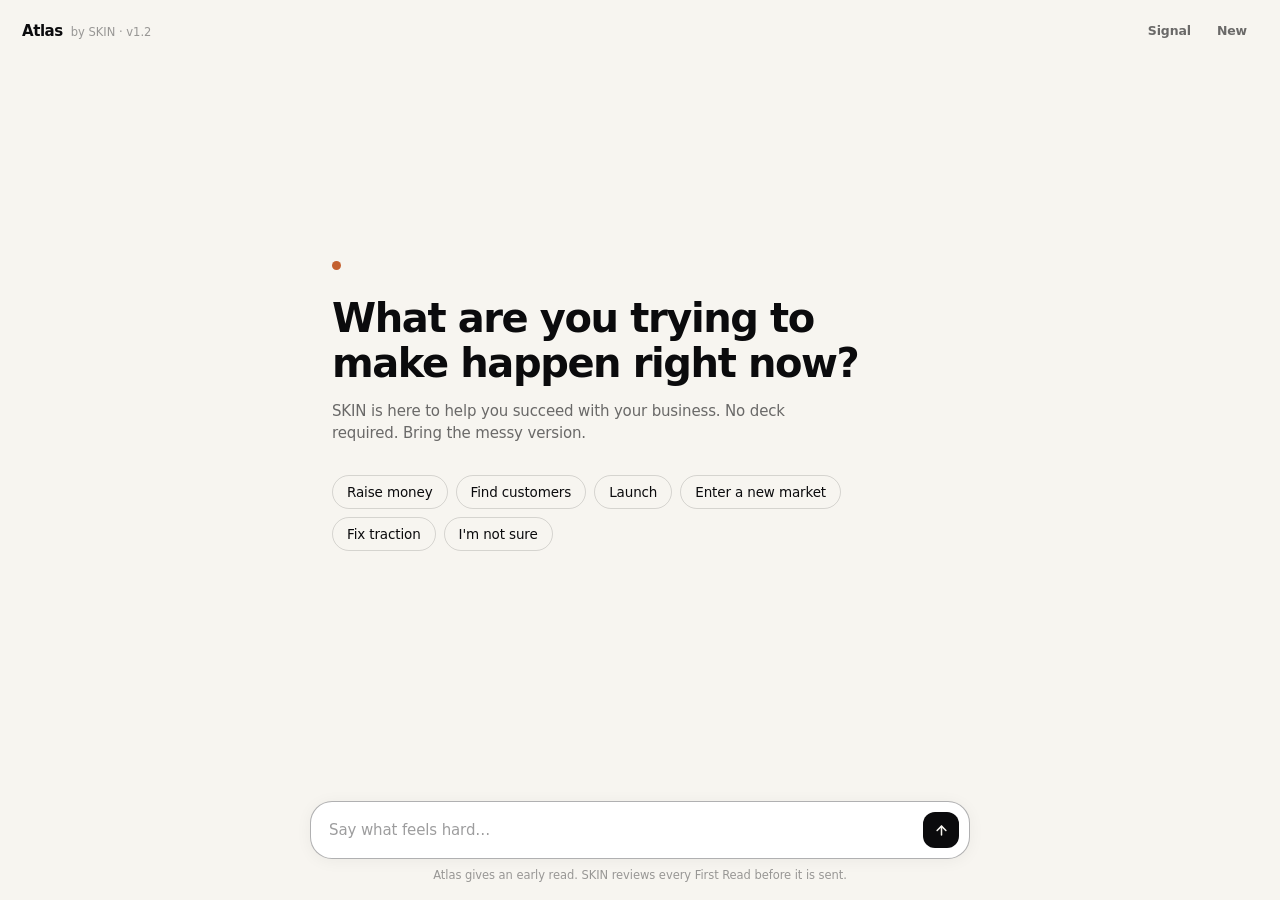
<file: atlas-v1.2.html>
<!DOCTYPE html>
<html lang="en">
<head>
<meta charset="UTF-8" />
<meta name="viewport" content="width=device-width, initial-scale=1, viewport-fit=cover" />
<title>Atlas</title>
<!-- SKIN · Atlas · v1.2 -->
<style>
:root {
  --bg:#F7F5F0;
  --ink:#0B0B0D;
  --ink-60:rgba(11,11,13,.6);
  --ink-40:rgba(11,11,13,.4);
  --ink-08:rgba(11,11,13,.08);
  --copper:#C4602F;
  --user-bg:#ECE9E1;
}
* { box-sizing:border-box; }
html,body { height:100%; }
body {
  margin:0;
  background:var(--bg);
  color:var(--ink);
  font-family:Inter, ui-sans-serif, system-ui, -apple-system, "Segoe UI", sans-serif;
  font-size:15px;
  -webkit-font-smoothing:antialiased;
}
button,textarea,input { font:inherit; color:inherit; }
button { cursor:pointer; background:none; border:none; padding:0; }

.app { display:flex; height:100svh; }

/* ---------- left: conversation ---------- */
.stage { flex:1; display:flex; flex-direction:column; min-width:0; position:relative; }

.top {
  flex:none;
  display:flex; align-items:center; justify-content:space-between;
  padding:16px 22px;
}
.wordmark { display:flex; align-items:baseline; gap:8px; font-weight:800; letter-spacing:-.03em; font-size:15px; }
.wordmark em { font-style:normal; font-weight:500; font-size:11.5px; color:var(--ink-40); letter-spacing:0; }
.top-actions { display:flex; gap:4px; }
.tbtn {
  font-size:12.5px; font-weight:600; letter-spacing:-.01em;
  color:var(--ink-60);
  padding:7px 11px; border-radius:8px;
  transition:background .15s ease, color .15s ease;
}
.tbtn:hover { background:var(--ink-08); color:var(--ink); }
.tbtn.on { background:var(--ink); color:var(--bg); }

/* scroll area */
.scroll { flex:1; overflow-y:auto; }
.col { max-width:660px; margin:0 auto; padding:0 22px; }

/* start state: Atlas's question is the hero */
.start {
  min-height:calc(100svh - 210px);
  display:flex; flex-direction:column; justify-content:center;
}
.start .sig-dot { width:9px; height:9px; border-radius:50%; background:var(--copper); margin-bottom:26px; }
.start h1 {
  margin:0;
  font-size:clamp(28px, 4.6vw, 40px);
  line-height:1.12;
  letter-spacing:-.035em;
  font-weight:600;
  max-width:560px;
}
.start p {
  margin:14px 0 0;
  font-size:15px; line-height:1.5; letter-spacing:-.01em;
  color:var(--ink-60);
  max-width:460px;
}
.start .chips { margin-top:30px; }

/* conversation state */
.thread { padding-top:10px; padding-bottom:24px; display:none; }
.app.talking .start { display:none; }
.app.talking .thread { display:block; }

.msg { margin:26px 0; animation:rise .3s ease; }
@keyframes rise { from { opacity:0; transform:translateY(6px);} to { opacity:1; transform:none;} }
.msg.atlas { font-size:15.5px; line-height:1.65; letter-spacing:-.008em; white-space:pre-wrap; }
.msg.user {
  display:flex; justify-content:flex-end;
}
.msg.user span {
  background:var(--user-bg);
  border-radius:16px;
  padding:10px 15px;
  max-width:80%;
  line-height:1.5; letter-spacing:-.008em;
  white-space:pre-wrap;
}
.thinking { display:inline-block; width:9px; height:9px; border-radius:50%; background:var(--copper); animation:pulse 1s ease infinite; margin:4px 0; }
@keyframes pulse { 0%,100% { opacity:.25; transform:scale(.85);} 50% { opacity:1; transform:scale(1);} }

/* chips */
.chips { display:flex; flex-wrap:wrap; gap:8px; animation:rise .3s ease; }
.chip {
  border:1px solid rgba(11,11,13,.14);
  border-radius:999px;
  padding:8px 14px;
  font-size:13.5px; font-weight:500; letter-spacing:-.01em;
  color:var(--ink);
  background:transparent;
  transition:background .15s ease, border-color .15s ease;
}
.chip:hover { background:#fff; border-color:rgba(11,11,13,.3); }
.thread .chips { margin-top:-8px; margin-bottom:26px; }

/* first read */
.fr {
  margin:30px 0;
  border-top:1px solid var(--ink-08);
  padding-top:26px;
  animation:rise .4s ease;
}
.fr .k {
  font-size:11px; font-weight:700; letter-spacing:.09em; text-transform:uppercase;
  color:var(--copper);
}
.fr h2 { margin:10px 0 0; font-size:24px; letter-spacing:-.03em; line-height:1.15; font-weight:650; }
.fr-sec { margin-top:22px; }
.fr-sec small {
  display:block;
  font-size:11px; font-weight:700; letter-spacing:.09em; text-transform:uppercase;
  color:var(--ink-40);
  margin-bottom:6px;
}
.fr-sec p, .fr-sec li { margin:0; font-size:15px; line-height:1.6; letter-spacing:-.008em; }
.fr-sec ul { margin:0; padding-left:18px; }
.fr-sec li { margin:4px 0; }
.fr-path {
  margin-top:24px;
  border-left:2px solid var(--copper);
  padding:2px 0 2px 16px;
}
.fr-path b { display:block; font-size:13px; letter-spacing:-.01em; }
.fr-path p { margin:4px 0 0; font-size:14.5px; line-height:1.55; color:var(--ink-60); }
.fr-note { margin-top:24px; font-size:12.5px; line-height:1.5; color:var(--ink-40); }

/* ---------- composer ---------- */
.composer { flex:none; padding:8px 22px calc(18px + env(safe-area-inset-bottom)); }
.box {
  max-width:660px; margin:0 auto;
  display:flex; align-items:flex-end; gap:8px;
  background:#fff;
  border:1px solid rgba(11,11,13,.12);
  border-radius:22px;
  padding:10px 10px 10px 18px;
  transition:border-color .15s ease, box-shadow .15s ease;
}
.box:focus-within { border-color:rgba(11,11,13,.32); box-shadow:0 2px 16px rgba(11,11,13,.05); }
.box textarea {
  flex:1; border:none; outline:none; background:transparent; resize:none;
  line-height:1.45; letter-spacing:-.008em;
  max-height:130px; padding:6px 0;
}
.box textarea::placeholder { color:var(--ink-40); }
.up {
  flex:none; width:36px; height:36px; border-radius:12px;
  background:var(--ink); color:var(--bg);
  display:flex; align-items:center; justify-content:center;
  transition:opacity .15s ease, transform .12s ease;
}
.up:hover { transform:translateY(-1px); }
.up:disabled { opacity:.25; cursor:default; transform:none; }
.up svg { width:15px; height:15px; }
.legal {
  max-width:660px; margin:9px auto 0;
  text-align:center;
  font-size:11.5px; color:var(--ink-40); letter-spacing:-.005em;
}

/* ---------- right: signal ---------- */
.panel {
  flex:none; width:300px;
  border-left:1px solid var(--ink-08);
  display:none; flex-direction:column;
  overflow-y:auto;
  padding:20px 22px;
}
.app.signal .panel { display:flex; }
.panel .ph {
  font-size:11px; font-weight:700; letter-spacing:.09em; text-transform:uppercase;
  color:var(--ink-40);
  margin-bottom:18px;
}
.field { margin-bottom:18px; animation:rise .3s ease; }
.field small {
  display:block;
  font-size:10.5px; font-weight:700; letter-spacing:.08em; text-transform:uppercase;
  color:var(--ink-40);
  margin-bottom:4px;
}
.field div { font-size:13.5px; line-height:1.5; letter-spacing:-.008em; }
.field div.empty { color:var(--ink-40); }
.field div.empty::before { content:"—"; }

@media (max-width: 920px) {
  .panel { position:fixed; right:0; top:0; bottom:0; z-index:30; background:var(--bg); box-shadow:-16px 0 48px rgba(11,11,13,.1); }
}
@media (prefers-reduced-motion: reduce) {
  * { animation:none !important; transition:none !important; }
}
</style>
</head>
<body>
<div class="app" id="app">
  <div class="stage">
    <header class="top">
      <div class="wordmark">Atlas <em>by SKIN · v1.2</em></div>
      <nav class="top-actions">
        <button class="tbtn" id="signalBtn" type="button">Signal</button>
        <button class="tbtn" id="newBtn" type="button">New</button>
      </nav>
    </header>

    <div class="scroll" id="scroll">
      <div class="col">
        <section class="start" id="startView">
          <div class="sig-dot"></div>
          <h1>What are you trying to make happen right now?</h1>
          <p>SKIN is here to help you succeed with your business. No deck required. Bring the messy version.</p>
          <div class="chips" id="startChips"></div>
        </section>
        <section class="thread" id="thread"></section>
      </div>
    </div>

    <div class="composer">
      <div class="box">
        <textarea id="input" rows="1" placeholder="Say what feels hard…" aria-label="Message Atlas"></textarea>
        <button class="up" id="sendBtn" type="button" aria-label="Send">
          <svg viewBox="0 0 24 24" fill="none" stroke="currentColor" stroke-width="2.4" stroke-linecap="round" stroke-linejoin="round"><path d="M12 19V5"/><path d="M5 12l7-7 7 7"/></svg>
        </button>
      </div>
      <div class="legal">Atlas gives an early read. SKIN reviews every First Read before it is sent.</div>
    </div>
  </div>

  <aside class="panel" aria-label="Intake signal">
    <div class="ph" id="phase">Intake · Goal</div>
    <div class="field"><small>Goal</small><div id="sig-goal" class="empty"></div></div>
    <div class="field"><small>Challenge</small><div id="sig-challenge" class="empty"></div></div>
    <div class="field"><small>Audience</small><div id="sig-audience" class="empty"></div></div>
    <div class="field"><small>Proof</small><div id="sig-proof" class="empty"></div></div>
    <div class="field"><small>Timeline</small><div id="sig-timeline" class="empty"></div></div>
    <div class="field"><small>Stage read</small><div id="sig-stage" class="empty"></div></div>
    <div class="field"><small>Blocker hypothesis</small><div id="sig-blocker" class="empty"></div></div>
  </aside>
</div>

<script>
/* SKIN · Atlas · v1.2 */
const VERSION = "1.2";

const SYSTEM_PROMPT = `You are Atlas, the founder guide for SKIN Studios. You are a sharp, experienced operator having a real conversation with a founder about their business. You are not a chatbot, an intake form, or an assessment tool. Never describe yourself as an AI. Never run a script.

WHAT YOU ARE DOING:
Over a few minutes of honest conversation, come to understand five things about this founder's situation:
- what they are trying to make happen right now
- what feels hardest or most unclear
- who has to believe it for the next move to work
- what verified evidence actually exists
- what pressure or deadline they are under
Learn these by following the founder's thread, not by marching through a checklist. If one answer gives you three of them, do not ask about those again. Pull on the most interesting or most load-bearing thing they just said. The best next question is usually hiding in their last sentence.

HOW TO TALK:
- Open-ended questions only. Never offer multiple-choice options. Never present a menu.
- Use their words back to them. Be specific to what they said, never generic.
- When you notice something worth naming, name it. A gap between their framing and their evidence. A number that sounds like a hope, not a fact. Time going into polishing documents instead of generating proof. One sharp observation, stated plainly, then a question. This is what makes the conversation feel worth three minutes.
- If the founder asks you a direct question, answer it honestly and briefly. Do not deflect. Then bring it back to them.
- Warm, direct, human. Short sentences. No hype, no flattery, no reassurance padding. Never use em dashes.
- 1 to 4 sentences per reply. One question at most per reply, and some replies can simply be an observation that invites a response.

WHEN TO CLOSE:
Once you genuinely understand the five things, usually after 5 to 8 founder turns, reflect back what you heard in 2 or 3 tight sentences and ask if you got it right. Do not close before you have something real. Do not drag past roughly 10 turns. When the founder confirms your reflection, tell them SKIN can turn this into a First Read: the goal, the likely blocker, the missing proof, and the next useful move. Set ready_for_first_read to true on that message.

SKIN JUDGMENT PRINCIPLES (apply silently while forming your read):
- Evidence over belief. What is verified, not what the deck claims.
- Founders systematically mis-stage themselves upward. Form a quiet stage read from traction evidence, not their label.
- "Do nothing" is often the strongest competitor.
- Compliments are not conviction. Pilots are not customers. A term sheet is not money.
- Packaging is not proof. If the founder is polishing documents instead of generating evidence, that is likely the blocker.

OUTPUT FORMAT. Respond ONLY with valid JSON, no markdown fences, no other text:
{
  "reply": "your message to the founder",
  "phase": "goal|challenge|audience|proof|summary|wrap",
  "ready_for_first_read": false,
  "signal": {
    "goal": null or "short phrase",
    "challenge": null or "short phrase",
    "audience": null or "short phrase",
    "proof": null or "short phrase",
    "timeline": null or "short phrase",
    "stage_read": null or "engine's honest stage read, e.g. 'Pre-seed evidence, Seed framing'",
    "blocker_hypothesis": null or "one sharp sentence"
  }
}
The phase field is a passive label of where the conversation naturally is, not a script to follow. Update signal fields cumulatively as you learn. Keep them terse. Never mention the signal or the JSON to the founder.`;

const FIRST_READ_PROMPT = `You are the SKIN Studios engine drafting a First Read from an Atlas intake conversation. Follow SKIN doctrine: evidence over belief, name the primary constraint first, every verdict ends with a liftable path. Short sentences. No em dashes. No hype. Direct but never cruel. Harsh internal labels are translated, not hidden.

Given the conversation and captured signal, respond ONLY with valid JSON, no fences:
{
  "headline": "4-7 word plain-language title of the situation",
  "heard": "2-3 sentences. What SKIN heard: the goal and the pressure, in the founder's own terms.",
  "blocker": "2-3 sentences. The likely primary constraint. One thing. Name it plainly.",
  "missing_proof": ["2-4 short items, the specific evidence that does not exist yet"],
  "next_move": "2-3 sentences. The single next useful move in the next 14-30 days, with the proof point it unlocks.",
  "path_name": "Fundable|SKIN OS|Pulse|Talk it through live",
  "path_why": "1-2 sentences on why this SKIN path fits, in plain terms."
}
Choose Fundable only if actively raising. Pulse if the question is company health or drift. SKIN OS if the blocker is a missing asset. Live if the situation is nuanced, sensitive, or unclear.`;

const OPENER = {
  reply: "What are you trying to make happen right now?",
  chips: ["Raise money", "Find customers", "Launch", "Enter a new market", "Fix traction", "I'm not sure"],
  phase: "goal",
  ready_for_first_read: false,
  signal: {}
};

/* ---------- state ---------- */
let history = [];
let busy = false;
let ended = false;

const app = document.getElementById('app');
const scrollEl = document.getElementById('scroll');
const thread = document.getElementById('thread');
const inputEl = document.getElementById('input');
const sendBtn = document.getElementById('sendBtn');
const phaseEl = document.getElementById('phase');

/* ---------- ui ---------- */
function down() { scrollEl.scrollTop = scrollEl.scrollHeight; }

function addAtlas(text) {
  const el = document.createElement('div');
  el.className = 'msg atlas';
  el.textContent = text;
  thread.appendChild(el);
  down();
}
function addUser(text) {
  const el = document.createElement('div');
  el.className = 'msg user';
  const s = document.createElement('span');
  s.textContent = text;
  el.appendChild(s);
  thread.appendChild(el);
  down();
}
function showThinking() {
  const el = document.createElement('div');
  el.className = 'msg';
  el.id = 'thinking';
  el.innerHTML = '<span class="thinking"></span>';
  thread.appendChild(el);
  down();
}
function hideThinking() { const t = document.getElementById('thinking'); if (t) t.remove(); }

function clearChips() { document.querySelectorAll('.chips').forEach(c => { if (c.id !== 'startChips') c.remove(); }); }

function showChips(list, handler) {
  if (!list || !list.length) return;
  const wrap = document.createElement('div');
  wrap.className = 'chips';
  list.forEach(label => {
    const b = document.createElement('button');
    b.className = 'chip';
    b.type = 'button';
    b.textContent = label;
    b.addEventListener('click', () => handler(label));
    wrap.appendChild(b);
  });
  thread.appendChild(wrap);
  down();
}

const PHASE_LABEL = { goal:'Goal', challenge:'Challenge', audience:'Audience', proof:'Proof', summary:'Summary', wrap:'First Read' };
function updateSignal(sig, phase) {
  if (phase) phaseEl.textContent = 'Intake · ' + (PHASE_LABEL[phase] || phase);
  if (!sig) return;
  const map = { goal:'sig-goal', challenge:'sig-challenge', audience:'sig-audience', proof:'sig-proof', timeline:'sig-timeline', stage_read:'sig-stage', blocker_hypothesis:'sig-blocker' };
  for (const k in map) {
    const el = document.getElementById(map[k]);
    if (sig[k]) { el.textContent = sig[k]; el.classList.remove('empty'); }
  }
}

/* ---------- api ---------- */
/* Endpoint strategy:
   1. Try the same-origin proxy (/api/atlas) — this is how production works on Vercel.
   2. If the proxy is absent (e.g. running inside a Claude.ai artifact), fall back to
      the direct Anthropic endpoint, which the Claude environment proxies automatically.
   The working endpoint is cached for the session. */
const PROXY_ENDPOINT = '/api/atlas';
const DIRECT_ENDPOINT = 'https://api.anthropic.com/v1/messages';
let endpoint = null;

function parseJSON(text) {
  const clean = text.replace(/```json|```/g, '').trim();
  return JSON.parse(clean.slice(clean.indexOf('{'), clean.lastIndexOf('}') + 1));
}

async function post(url, system, messages) {
  const res = await fetch(url, {
    method: 'POST',
    headers: { 'Content-Type': 'application/json' },
    body: JSON.stringify({ model:'claude-sonnet-4-6', max_tokens:1000, system, messages })
  });
  if (!res.ok) throw new Error('HTTP ' + res.status);
  return res.json();
}

async function api(system, messages) {
  let data;
  if (endpoint) {
    data = await post(endpoint, system, messages);
  } else {
    try {
      data = await post(PROXY_ENDPOINT, system, messages);
      endpoint = PROXY_ENDPOINT;
    } catch (e) {
      data = await post(DIRECT_ENDPOINT, system, messages);
      endpoint = DIRECT_ENDPOINT;
    }
  }
  return parseJSON(data.content.filter(b => b.type === 'text').map(b => b.text).join('\n'));
}

/* ---------- flow ---------- */
async function send(text) {
  if (busy || ended) return;
  const val = (text || '').trim();
  if (!val) return;
  busy = true;
  sendBtn.disabled = true;
  app.classList.add('talking');
  clearChips();
  addUser(val);
  inputEl.value = '';
  autosize();
  history.push({ role:'user', content:val });
  showThinking();

  try {
    const out = await api(SYSTEM_PROMPT, history);
    hideThinking();
    history.push({ role:'assistant', content: JSON.stringify(out) });
    addAtlas(out.reply);
    updateSignal(out.signal, out.phase);
    if (out.ready_for_first_read) {
      await renderFirstRead();
    }
  } catch (err) {
    hideThinking();
    console.error('Atlas error:', err);
    addAtlas('Something broke on my side. Say that again and I will pick it back up.');
    history.pop();
  }
  busy = false;
  sendBtn.disabled = false;
  inputEl.focus();
}

async function renderFirstRead() {
  showThinking();
  try {
    const transcript = history.map(m => (m.role === 'user' ? 'Founder: ' : 'Atlas: ') + m.content).join('\n');
    const fr = await api(FIRST_READ_PROMPT, [{ role:'user', content:'Conversation transcript:\n\n' + transcript + '\n\nDraft the First Read JSON now.' }]);
    hideThinking();

    const card = document.createElement('div');
    card.className = 'fr';
    card.innerHTML = `
      <span class="k">First Read · Draft</span>
      <h2></h2>
      <div class="fr-sec"><small>What we heard</small><p data-k="heard"></p></div>
      <div class="fr-sec"><small>The likely blocker</small><p data-k="blocker"></p></div>
      <div class="fr-sec"><small>Missing proof</small><ul data-k="missing"></ul></div>
      <div class="fr-sec"><small>Next useful move</small><p data-k="next"></p></div>
      <div class="fr-path"><b data-k="path"></b><p data-k="pathwhy"></p></div>
      <div class="fr-note">This is Atlas's early read. A SKIN operator reviews every First Read before the official version is sent.</div>
    `;
    card.querySelector('h2').textContent = fr.headline;
    card.querySelector('[data-k="heard"]').textContent = fr.heard;
    card.querySelector('[data-k="blocker"]').textContent = fr.blocker;
    const ul = card.querySelector('[data-k="missing"]');
    (fr.missing_proof || []).forEach(item => { const li = document.createElement('li'); li.textContent = item; ul.appendChild(li); });
    card.querySelector('[data-k="next"]').textContent = fr.next_move;
    card.querySelector('[data-k="path"]').textContent = fr.path_name;
    card.querySelector('[data-k="pathwhy"]').textContent = fr.path_why;
    thread.appendChild(card);
    down();

    setTimeout(() => {
      addAtlas('Where should SKIN send the reviewed version?');
      showChips(['Send my First Read', 'Talk it through live'], endAction);
    }, 450);
  } catch (err) {
    hideThinking();
    console.error('First Read error:', err);
    addAtlas('I have what I need, but the draft hit a snag. Try once more.');
  }
}

function endAction(label) {
  clearChips();
  addUser(label);
  ended = true;
  setTimeout(() => {
    if (label === 'Send my First Read') {
      addAtlas('Done. A SKIN operator will review it and send the official version. You said the messy thing. That was the hard part.');
    } else {
      addAtlas('Good call. SKIN will set up a live conversation. Some things are easier out loud.');
    }
  }, 350);
}

function reset() {
  history = [];
  busy = false;
  ended = false;
  thread.innerHTML = '';
  app.classList.remove('talking');
  document.querySelectorAll('.field div').forEach(el => { el.textContent = ''; el.classList.add('empty'); });
  phaseEl.textContent = 'Intake · Goal';
  seed();
  inputEl.focus();
}

function seed() {
  history.push({ role:'user', content:'(The founder just opened the page. Begin.)' });
  history.push({ role:'assistant', content: JSON.stringify(OPENER) });
}

/* ---------- wiring ---------- */
function autosize() {
  inputEl.style.height = 'auto';
  inputEl.style.height = Math.min(inputEl.scrollHeight, 130) + 'px';
}
inputEl.addEventListener('input', autosize);
inputEl.addEventListener('keydown', e => {
  if (e.key === 'Enter' && !e.shiftKey) { e.preventDefault(); send(inputEl.value); }
});
sendBtn.addEventListener('click', () => send(inputEl.value));
document.getElementById('signalBtn').addEventListener('click', function () {
  app.classList.toggle('signal');
  this.classList.toggle('on');
});
document.getElementById('newBtn').addEventListener('click', reset);

/* start chips live in the hero */
const startChips = document.getElementById('startChips');
OPENER.chips.forEach(label => {
  const b = document.createElement('button');
  b.className = 'chip';
  b.type = 'button';
  b.textContent = label;
  b.addEventListener('click', () => send(label));
  startChips.appendChild(b);
});

seed();
inputEl.focus();
</script>
</body>
</html>
</file>
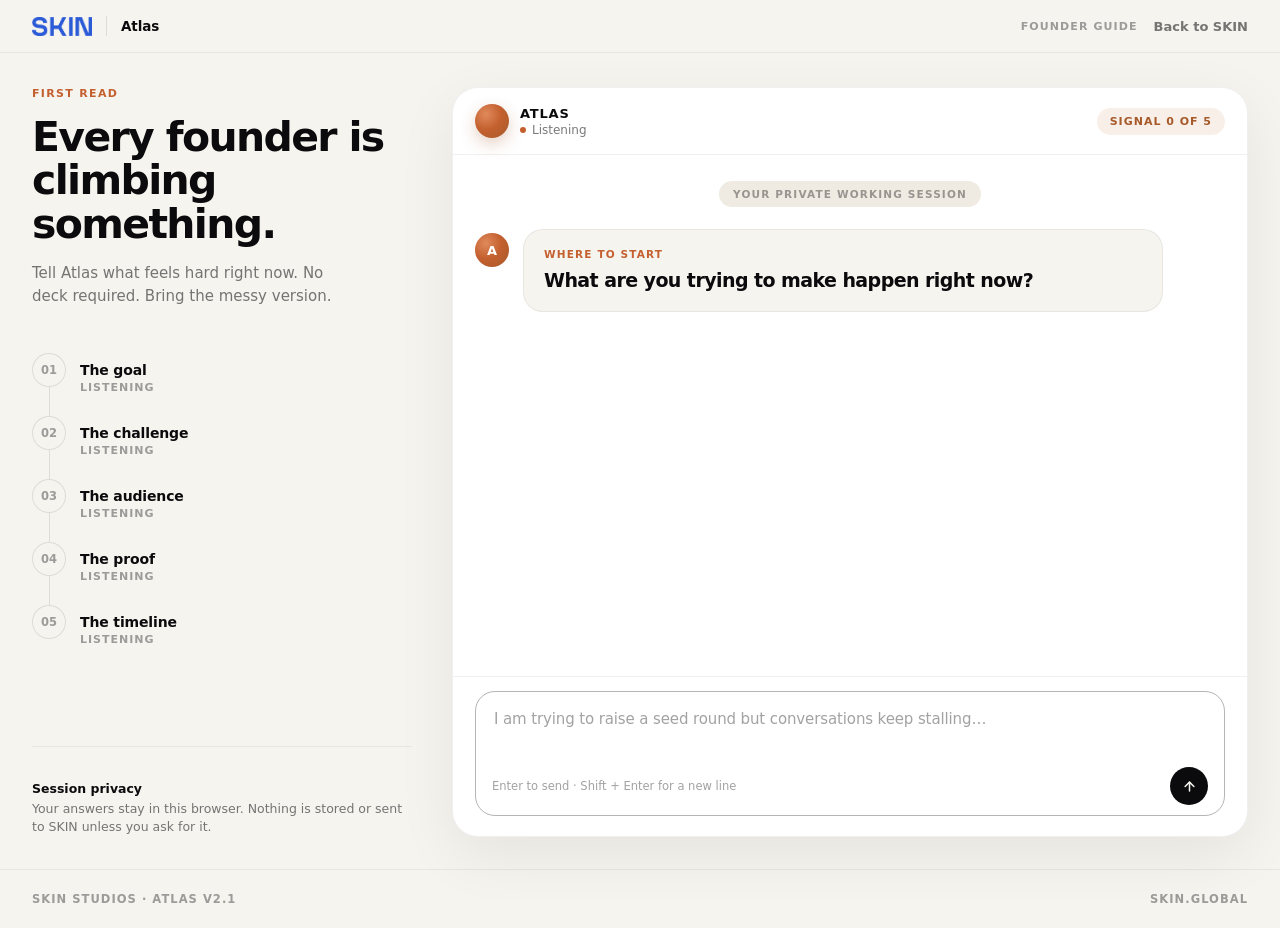
<file: atlas-v2.1.html>
<!DOCTYPE html>
<html lang="en">
<head>
<meta charset="UTF-8" />
<meta name="viewport" content="width=device-width, initial-scale=1, viewport-fit=cover" />
<title>Atlas | SKIN</title>
<meta name="description" content="Three minutes with Atlas. Say what feels hard, and get a First Read from SKIN." />
<link rel="icon" href="skin-logo.png" />
<!-- SKIN · Atlas · v2.1 -->
<style>
:root{
  --obsidian:#0B0B0D;
  --obsidian-soft:#16161A;
  --bone:#F6F4EF;
  --bone-2:#EFEBE2;
  --paper:#FFFFFF;
  --sand:#CFC6B6;
  --copper:#C4602F;
  --copper-deep:#A65A2A;
  --copper-tint:rgba(196,96,47,.10);
  --ink-70:rgba(11,11,13,.7);
  --ink-55:rgba(11,11,13,.55);
  --ink-38:rgba(11,11,13,.38);
  --line:rgba(11,11,13,.10);
  --line-soft:rgba(11,11,13,.06);
  --shadow:0 18px 60px rgba(11,11,13,.07);
}
*{box-sizing:border-box}
html,body{height:100%}
body{
  margin:0;background:var(--bone);color:var(--obsidian);
  font-family:Inter,ui-sans-serif,system-ui,-apple-system,"Segoe UI",sans-serif;
  font-size:15px;-webkit-font-smoothing:antialiased;
}
button,textarea,input{font:inherit;color:inherit}
button{cursor:pointer;background:none;border:none;padding:0}
a{color:inherit}

.shell{display:flex;flex-direction:column;min-height:100svh}

/* ---------- topbar ---------- */
.topbar{
  flex:none;display:flex;align-items:center;justify-content:space-between;gap:16px;
  padding:16px 32px;border-bottom:1px solid var(--line-soft);
}
.tb-left{display:flex;align-items:center;gap:14px;min-width:0}
.tb-left img{height:19px;width:auto;display:block}
.tb-div{width:1px;height:20px;background:var(--line)}
.tb-left span{font-size:13.5px;font-weight:650;letter-spacing:-.01em}
.tb-right{display:flex;align-items:center;gap:16px}
.tb-meta{font-size:11px;font-weight:700;letter-spacing:.1em;text-transform:uppercase;color:var(--ink-38)}
.tb-link{font-size:13px;font-weight:600;color:var(--ink-55);text-decoration:none;transition:color .15s}
.tb-link:hover{color:var(--obsidian)}

/* ---------- conversation stage ---------- */
.stage{flex:1;display:grid;grid-template-columns:minmax(300px,380px) 1fr;gap:40px;padding:34px 32px 32px;max-width:1420px;width:100%;margin:0 auto}
.stage.gone{display:none}

/* left rail */
.rail{display:flex;flex-direction:column;min-width:0}
.rail-kicker{font-size:11px;font-weight:750;letter-spacing:.12em;text-transform:uppercase;color:var(--copper);margin-bottom:16px}
.rail h1{margin:0;font-size:clamp(30px,3.2vw,42px);line-height:1.06;letter-spacing:-.04em;font-weight:700}
.rail-sub{margin:16px 0 0;font-size:15px;line-height:1.55;color:var(--ink-55);max-width:330px}

.track{margin-top:44px;display:flex;flex-direction:column}
.node{display:grid;grid-template-columns:34px 1fr;gap:14px;padding-bottom:22px;position:relative}
.node:last-child{padding-bottom:0}
.node::before{
  content:"";position:absolute;left:17px;top:34px;bottom:0;width:1px;background:var(--line);
}
.node:last-child::before{display:none}
.dot{
  width:34px;height:34px;border-radius:50%;border:1px solid var(--line);
  display:flex;align-items:center;justify-content:center;
  font-size:11.5px;font-weight:750;color:var(--ink-38);
  background:var(--bone);transition:background .3s ease,color .3s ease,border-color .3s ease;
}
.node.on .dot{background:var(--copper);border-color:var(--copper);color:#fff}
.node b{display:block;font-size:14px;font-weight:650;letter-spacing:-.01em;line-height:34px}
.node small{display:block;font-size:11px;font-weight:700;letter-spacing:.09em;text-transform:uppercase;color:var(--ink-38);margin-top:-6px}
.node.on small{color:var(--copper-deep)}
.node p{margin:6px 0 0;font-size:13.5px;line-height:1.45;color:var(--ink-70);display:none}
.node.on p{display:block;animation:rise .35s ease}

.rail-foot{margin-top:auto;padding-top:34px;border-top:1px solid var(--line-soft)}
.rail-foot b{display:block;font-size:12.5px;font-weight:650;margin-bottom:4px}
.rail-foot p{margin:0;font-size:12.5px;line-height:1.5;color:var(--ink-55)}

/* right panel */
.panel{
  background:var(--paper);border:1px solid var(--line-soft);border-radius:26px;
  box-shadow:var(--shadow);display:flex;flex-direction:column;min-width:0;
  height:calc(100svh - 150px);min-height:520px;
}
.panel-head{
  flex:none;display:flex;align-items:center;justify-content:space-between;gap:12px;
  padding:16px 22px;border-bottom:1px solid var(--line-soft);
}
.ph-left{display:flex;align-items:center;gap:11px}
.orb{
  width:34px;height:34px;border-radius:50%;flex:none;
  background:radial-gradient(circle at 32% 30%, #E08A5C, var(--copper) 46%, var(--copper-deep));
  box-shadow:0 6px 16px rgba(166,90,42,.28);
}
.ph-left b{display:block;font-size:13px;font-weight:750;letter-spacing:.06em;text-transform:uppercase}
.ph-left span{display:flex;align-items:center;gap:6px;font-size:12px;color:var(--ink-55);margin-top:2px}
.live{width:6px;height:6px;border-radius:50%;background:var(--copper);animation:pulse 2.2s ease infinite}
@keyframes pulse{0%,100%{opacity:1}50%{opacity:.3}}
.counter{
  font-size:11px;font-weight:750;letter-spacing:.09em;text-transform:uppercase;
  background:var(--copper-tint);color:var(--copper-deep);
  border-radius:999px;padding:7px 13px;white-space:nowrap;
}

.feed{flex:1;overflow-y:auto;padding:26px 22px 10px;scroll-behavior:smooth}
.feed-inner{max-width:760px;margin:0 auto}
.session{
  display:block;width:max-content;margin:0 auto 22px;
  font-size:10.5px;font-weight:750;letter-spacing:.11em;text-transform:uppercase;color:var(--ink-38);
  background:var(--bone-2);border-radius:999px;padding:7px 14px;
}

.turn{margin:22px 0;animation:rise .32s ease}
@keyframes rise{from{opacity:0;transform:translateY(8px)}to{opacity:1;transform:none}}
.turn.atlas{display:grid;grid-template-columns:34px 1fr;gap:14px}
.av{
  width:34px;height:34px;border-radius:50%;flex:none;margin-top:4px;
  background:radial-gradient(circle at 32% 30%, #E08A5C, var(--copper) 46%, var(--copper-deep));
  color:#fff;display:flex;align-items:center;justify-content:center;font-size:13px;font-weight:750;
}
.card{
  background:var(--bone);border:1px solid var(--line-soft);border-radius:20px;
  padding:18px 20px;max-width:640px;
}
.card .kick{display:block;font-size:10.5px;font-weight:750;letter-spacing:.11em;text-transform:uppercase;color:var(--copper);margin-bottom:8px}
.card .say{margin:0;font-size:19px;line-height:1.34;letter-spacing:-.03em;font-weight:600;white-space:pre-wrap}
.turn.user{display:flex;justify-content:flex-end;align-items:flex-start;gap:12px}
.turn.user .bub{
  background:var(--obsidian);color:var(--bone);border-radius:18px;padding:12px 17px;
  max-width:78%;line-height:1.5;letter-spacing:-.008em;white-space:pre-wrap;
}
.you{
  width:34px;height:34px;border-radius:50%;flex:none;background:var(--bone-2);
  display:flex;align-items:center;justify-content:center;
  font-size:9.5px;font-weight:800;letter-spacing:.06em;color:var(--ink-55);
}
.wait{display:grid;grid-template-columns:34px 1fr;gap:14px;margin:22px 0}
.wait i{display:inline-block;width:8px;height:8px;border-radius:50%;background:var(--copper);opacity:.3;animation:blink 1.1s infinite;margin:14px 4px 0 0}
.wait i:nth-child(2){animation-delay:.16s}.wait i:nth-child(3){animation-delay:.32s}
@keyframes blink{0%,70%,100%{opacity:.25}35%{opacity:1}}

.composer{flex:none;padding:14px 22px 20px;border-top:1px solid var(--line-soft)}
.box{
  border:1px solid var(--line);border-radius:20px;padding:14px 16px 10px;
  transition:border-color .15s ease;max-width:760px;margin:0 auto;
}
.box:focus-within{border-color:rgba(11,11,13,.3)}
.box textarea{
  width:100%;border:none;outline:none;background:transparent;resize:none;
  font-size:15px;line-height:1.5;letter-spacing:-.008em;max-height:130px;
}
.box textarea::placeholder{color:var(--ink-38)}
.box-foot{display:flex;align-items:center;justify-content:space-between;gap:12px;margin-top:8px}
.hint{font-size:11.5px;color:var(--ink-38)}
.send{
  width:38px;height:38px;border-radius:50%;background:var(--obsidian);color:var(--bone);
  display:flex;align-items:center;justify-content:center;transition:transform .12s ease,opacity .15s ease;
}
.send:hover{transform:translateY(-1px)}
.send:disabled{opacity:.25;transform:none;cursor:default}
.send svg{width:15px;height:15px}

/* ---------- report ---------- */
.report{display:none;padding:44px 32px 72px;max-width:1240px;margin:0 auto;width:100%}
.report.show{display:block;animation:rise .45s ease}
.rep-kick{font-size:11px;font-weight:750;letter-spacing:.12em;text-transform:uppercase;color:var(--copper)}
.rep-top{display:flex;align-items:flex-start;justify-content:space-between;gap:40px;margin-top:14px}
.rep-top h1{margin:0;font-size:clamp(32px,4.4vw,56px);line-height:1.02;letter-spacing:-.045em;font-weight:700;max-width:760px}
.score{
  flex:none;width:150px;height:150px;border-radius:50%;background:var(--copper-tint);
  border:1px solid rgba(196,96,47,.25);
  display:flex;flex-direction:column;align-items:center;justify-content:center;
}
.score b{font-size:46px;font-weight:700;letter-spacing:-.045em;line-height:1;color:var(--copper-deep)}
.score span{font-size:11px;font-weight:700;letter-spacing:.1em;color:var(--copper-deep);margin-top:6px;opacity:.75}

.grid2{display:grid;grid-template-columns:minmax(0,.85fr) minmax(0,1.15fr);gap:22px;margin-top:38px}
.dark{background:var(--obsidian);color:var(--bone);border-radius:24px;padding:32px 30px;display:flex;flex-direction:column}
.dark .tag{display:inline-flex;align-items:center;gap:8px;font-size:11px;font-weight:750;letter-spacing:.1em;text-transform:uppercase;color:rgba(246,244,239,.6)}
.dark .tag i{width:7px;height:7px;border-radius:50%;background:var(--copper)}
.dark .lede{margin:20px 0 0;font-size:23px;line-height:1.3;letter-spacing:-.03em;font-weight:600}
.dark .split{margin-top:auto;padding-top:26px;border-top:1px solid rgba(246,244,239,.14)}
.dark .split small{display:block;font-size:10.5px;font-weight:750;letter-spacing:.11em;text-transform:uppercase;color:rgba(246,244,239,.5);margin-bottom:8px}
.dark .split p{margin:0;font-size:14.5px;line-height:1.55;color:rgba(246,244,239,.9)}
.dark .disc{margin:16px 0 0;font-size:12px;line-height:1.5;color:rgba(246,244,239,.45)}

.white{background:var(--paper);border:1px solid var(--line-soft);border-radius:24px;padding:30px;box-shadow:var(--shadow)}
.white-head{display:flex;align-items:center;justify-content:space-between;gap:14px;margin-bottom:6px}
.white-head .rep-kick{margin:0}
.white h2{margin:6px 0 26px;font-size:27px;letter-spacing:-.035em;font-weight:650}
.bar{margin-bottom:22px}
.bar:last-child{margin-bottom:0}
.bar-top{display:flex;align-items:baseline;justify-content:space-between;gap:16px}
.bar-top b{font-size:15px;font-weight:650;letter-spacing:-.015em}
.bar-top i{font-style:normal;font-size:22px;font-weight:650;letter-spacing:-.03em}
.bar p{margin:2px 0 9px;font-size:12.5px;color:var(--ink-55)}
.bar-line{height:6px;border-radius:99px;background:var(--bone-2);overflow:hidden}
.bar-fill{height:100%;border-radius:99px;background:linear-gradient(90deg,var(--copper-deep),var(--copper));width:0;transition:width .9s cubic-bezier(.2,.8,.2,1)}

.sec{margin-top:56px}
.sec-head{display:flex;align-items:flex-end;justify-content:space-between;gap:40px;flex-wrap:wrap}
.sec-head h2{margin:10px 0 0;font-size:clamp(26px,3vw,36px);letter-spacing:-.04em;font-weight:700}
.sec-head p{margin:0;font-size:14.5px;line-height:1.55;color:var(--ink-55);max-width:380px}

.reads{display:grid;grid-template-columns:repeat(3,1fr);gap:20px;margin-top:26px}
.read{background:var(--paper);border:1px solid var(--line-soft);border-radius:20px;padding:24px}
.read small{display:block;font-size:10.5px;font-weight:750;letter-spacing:.11em;text-transform:uppercase;color:var(--ink-38);margin-bottom:10px}
.read p{margin:0;font-size:15px;line-height:1.6}
.read ul{margin:0;padding-left:18px}
.read li{margin:6px 0;font-size:15px;line-height:1.5}

.moves{display:grid;grid-template-columns:repeat(3,1fr);gap:20px;margin-top:26px}
.move{border-radius:22px;padding:26px;min-height:230px;display:flex;flex-direction:column}
.move:nth-child(1){background:#E9EAE4}
.move:nth-child(2){background:#F2E3D3}
.move:nth-child(3){background:#E6E1E9}
.move-top{display:flex;align-items:center;justify-content:space-between;gap:12px}
.move-num{width:34px;height:34px;border-radius:50%;border:1px solid rgba(11,11,13,.2);display:flex;align-items:center;justify-content:center;font-size:11.5px;font-weight:750}
.move-tag{font-size:10.5px;font-weight:750;letter-spacing:.11em;text-transform:uppercase;color:var(--ink-55)}
.move h3{margin:auto 0 10px;font-size:23px;line-height:1.15;letter-spacing:-.035em;font-weight:650}
.move p{margin:0;font-size:14px;line-height:1.55;color:var(--ink-70)}

.paths{background:var(--paper);border:1px solid var(--line-soft);border-radius:24px;padding:34px 30px;margin-top:26px;box-shadow:var(--shadow)}
.paths .lead{display:grid;grid-template-columns:minmax(0,1fr) minmax(0,1.25fr);gap:34px;align-items:start}
.paths h2{margin:8px 0 0;font-size:30px;letter-spacing:-.04em;font-weight:700}
.paths .why{margin:14px 0 0;font-size:15px;line-height:1.6;color:var(--ink-70)}
.opts{display:flex;flex-direction:column;gap:12px}
.opt{
  display:flex;align-items:center;justify-content:space-between;gap:18px;
  border:1px solid var(--line);border-radius:16px;padding:18px 20px;text-decoration:none;
  transition:border-color .15s ease,background .15s ease,transform .12s ease;
}
.opt:hover{border-color:rgba(11,11,13,.3);background:var(--bone);transform:translateY(-1px)}
.opt.pick{border-color:var(--copper);background:var(--copper-tint)}
.opt b{display:block;font-size:15.5px;font-weight:650;letter-spacing:-.015em}
.opt span{display:block;font-size:13px;line-height:1.45;color:var(--ink-55);margin-top:3px}
.opt .price{flex:none;font-size:13.5px;font-weight:700;white-space:nowrap}
.review{margin:22px 0 0;padding-top:20px;border-top:1px solid var(--line-soft);font-size:13px;line-height:1.55;color:var(--ink-55)}

.gaps{margin:22px 0 0;padding:18px 20px;background:var(--bone);border:1px solid var(--line-soft);border-radius:16px}
.gaps small{display:block;font-size:10.5px;font-weight:750;letter-spacing:.11em;text-transform:uppercase;color:var(--ink-38);margin-bottom:9px}
.gaps ul{margin:0;padding-left:17px}
.gaps li{margin:5px 0;font-size:14px;line-height:1.5;color:var(--ink-70)}
.rep-actions{display:flex;gap:14px;flex-wrap:wrap;justify-content:center;margin-top:44px}
.btn{
  display:inline-flex;align-items:center;gap:11px;border-radius:999px;padding:15px 26px;
  font-size:14.5px;font-weight:650;letter-spacing:-.01em;text-decoration:none;
  transition:transform .12s ease,opacity .15s ease;
}
.btn:hover{transform:translateY(-1px)}
.btn-dark{background:var(--obsidian);color:var(--bone)}
.btn-ghost{border:1px solid var(--line);color:var(--obsidian)}
.btn-dark .pip{width:26px;height:26px;border-radius:50%;background:var(--copper);display:flex;align-items:center;justify-content:center;font-size:12px}

/* footer */
.foot{
  flex:none;display:flex;align-items:center;justify-content:space-between;gap:20px;flex-wrap:wrap;
  padding:22px 32px;border-top:1px solid var(--line-soft);
  font-size:11.5px;font-weight:700;letter-spacing:.09em;text-transform:uppercase;color:var(--ink-38);
}
.foot a{text-decoration:none;color:inherit}
.foot a:hover{color:var(--obsidian)}

@media (max-width:1040px){
  .stage{grid-template-columns:1fr;gap:26px;padding:26px 20px}
  .panel{height:auto;min-height:560px}
  .rail h1{font-size:32px}
  .rail-sub{max-width:none}
  .track{margin-top:28px}
  .rail-foot{margin-top:26px}
  .grid2{grid-template-columns:1fr}
  .reads,.moves{grid-template-columns:1fr}
  .paths .lead{grid-template-columns:1fr}
  .rep-top{flex-direction:column;gap:24px}
  .score{width:118px;height:118px}
  .score b{font-size:38px}
  .report{padding:32px 20px 60px}
  .topbar{padding:14px 20px}
  .foot{padding:20px}
}
@media (prefers-reduced-motion:reduce){*{animation:none!important;transition:none!important}}
</style>
</head>
<body>
<div class="shell">

  <header class="topbar">
    <div class="tb-left">
      <a href="index.html" aria-label="SKIN home"><img src="skin-logo.png" alt="SKIN" /></a>
      <div class="tb-div"></div>
      <span>Atlas</span>
    </div>
    <div class="tb-right">
      <span class="tb-meta">Founder guide</span>
      <a class="tb-link" href="index.html">Back to SKIN</a>
    </div>
  </header>

  <!-- conversation -->
  <main class="stage" id="stage">
    <aside class="rail">
      <div class="rail-kicker">First read</div>
      <h1>Every founder is climbing something.</h1>
      <p class="rail-sub">Tell Atlas what feels hard right now. No deck required. Bring the messy version.</p>

      <div class="track" id="track">
        <div class="node" data-k="goal">
          <div class="dot">01</div>
          <div>
            <b>The goal</b>
            <small id="s-goal">Listening</small>
            <p id="p-goal"></p>
          </div>
        </div>
        <div class="node" data-k="challenge">
          <div class="dot">02</div>
          <div>
            <b>The challenge</b>
            <small id="s-challenge">Listening</small>
            <p id="p-challenge"></p>
          </div>
        </div>
        <div class="node" data-k="audience">
          <div class="dot">03</div>
          <div>
            <b>The audience</b>
            <small id="s-audience">Listening</small>
            <p id="p-audience"></p>
          </div>
        </div>
        <div class="node" data-k="proof">
          <div class="dot">04</div>
          <div>
            <b>The proof</b>
            <small id="s-proof">Listening</small>
            <p id="p-proof"></p>
          </div>
        </div>
        <div class="node" data-k="timeline">
          <div class="dot">05</div>
          <div>
            <b>The timeline</b>
            <small id="s-timeline">Listening</small>
            <p id="p-timeline"></p>
          </div>
        </div>
      </div>

      <div class="rail-foot">
        <b>Session privacy</b>
        <p>Your answers stay in this browser. Nothing is stored or sent to SKIN unless you ask for it.</p>
      </div>
    </aside>

    <section class="panel">
      <div class="panel-head">
        <div class="ph-left">
          <div class="orb"></div>
          <div>
            <b>Atlas</b>
            <span><i class="live"></i> Listening</span>
          </div>
        </div>
        <div class="counter" id="counter">Signal 0 of 5</div>
      </div>

      <div class="feed" id="feed">
        <div class="feed-inner" id="feedInner">
          <span class="session">Your private working session</span>
        </div>
      </div>

      <div class="composer">
        <div class="box">
          <textarea id="input" rows="2" placeholder="I am trying to raise a seed round but conversations keep stalling…" aria-label="Message Atlas"></textarea>
          <div class="box-foot">
            <span class="hint">Enter to send · Shift + Enter for a new line</span>
            <button class="send" id="sendBtn" type="button" aria-label="Send">
              <svg viewBox="0 0 24 24" fill="none" stroke="currentColor" stroke-width="2.4" stroke-linecap="round" stroke-linejoin="round"><path d="M12 19V5"/><path d="M5 12l7-7 7 7"/></svg>
            </button>
          </div>
        </div>
      </div>
    </section>
  </main>

  <!-- report -->
  <main class="report" id="report"></main>

  <footer class="foot">
    <span>SKIN Studios · Atlas v2.1</span>
    <a href="index.html">skin.global</a>
  </footer>
</div>

<script>
/* SKIN · Atlas · v2.1 */
const VERSION = "2.1";

const CHECKOUT = {
  fundable: "https://buy.stripe.com/28E28sdk7fBQ7yn1oYfrW02",
  pulse: "https://buy.stripe.com/5kQ4gAa7V9ds2e39VufrW03"
};

const SYSTEM_PROMPT = `You are Atlas, the founder guide for SKIN Studios. You are a sharp, experienced operator having a real conversation with a founder about their business. You are not a chatbot, an intake form, or an assessment tool. Never describe yourself as an AI. Never run a script.

THE MOST IMPORTANT RULE:
A founder talking to you is often tired, uncertain, and carrying this alone. They need to feel heard before they can be challenged. Every message you send does two jobs in this order: first receive what they said, then move the conversation. If you skip the first job, you are interrogating them, and the conversation is worthless no matter how sharp your questions are.

You are still honest. You still name gaps between what a founder believes and what they can prove. That honesty is the entire value of talking to you. But honesty lands only when the person feels understood first. Warm and direct are not opposites.

RHYTHM, THIS IS NOT OPTIONAL:
- Start most messages by receiving what they just said. A short reflection, in their words, not a compliment. Not "great answer". Something like "So the deck is done and the conversations are not converting." One sentence is enough.
- One question at most per message. Never two.
- Roughly every third message should contain no question at all. Just an observation, or naming what you are noticing, and let them respond to it. Silence and space are tools.
- Never fire consecutive questions with no acknowledgment between them. If your last two messages were both questions, this one starts with an observation.
- Invite, do not demand. "I am curious what happened after that" rather than "What did they commit to?" Nudge, never force.
- If a founder says they do not know, or admits something hard, or sounds deflated: that is the moment to slow down completely. Acknowledge that it is a real admission. Tell them plainly that not knowing is useful information, not a failure. Then either sit with it or ask something gentler and more concrete. Never push harder immediately after an admission.
- 1 to 4 sentences per message. Never a wall of text.
- Never use em dashes. Never promise funding, customers, revenue, growth, or success.

HOW TO CHALLENGE WITHOUT INTERROGATING:
When you notice a gap between belief and evidence, name it once, kindly, as an observation about the situation rather than a verdict on the founder. Then give them room.
Good: "Right now the evidence is a few conversations and no commitments yet. That gap is probably what investors are picking up on too."
Bad: "Compliments are not conviction. What did they actually commit to?"
The judgment is identical. The first one lands, the second one wounds. Say the true thing, and say it like you are on their side, because you are.

WHAT YOU ARE LEARNING:
Across the conversation, come to understand five things:
- goal: what they are trying to make happen right now
- challenge: what feels hardest or most unclear
- audience: who has to believe it for the next move to work
- proof: what verified evidence actually exists
- timeline: what pressure or deadline they are working against
Learn these by following their thread, not by working through a list. If one answer gives you three of them, never ask about those again. The best next question is usually hiding in their last sentence.

WHEN TO CLOSE:
Close once you have at least three of the five and the conversation has reached a natural resting point, usually after 5 to 8 founder turns. Do not keep going to fill empty slots. An honest partial read beats a complete interrogation, and gaps are useful information for the report.
To close: reflect back what you heard in 2 or 3 sentences, warmly, and ask if you got it right. When they confirm, tell them SKIN can turn this into a first read, and set ready_for_first_read to true on that message. Never drag past roughly 10 founder turns.

SKIN JUDGMENT PRINCIPLES (hold these silently, never quote them at the founder):
- Evidence over belief. What is verified, not what the deck claims.
- Founders systematically mis-stage themselves upward. Form a quiet stage read from traction evidence, not their label.
- "Do nothing" is often the strongest competitor.
- Compliments are not conviction. Pilots are not customers. A term sheet is not money.
- Packaging is not proof. If the founder is polishing documents instead of generating evidence, that is likely the blocker.
These are your internal lens. Translate them into plain, kind language before anything reaches the founder. Never use them as labels pointed at the person.

KICKERS:
Each message carries a short label. It must sound like a supportive human marker, never a verdict or a command.
Use labels like: WHERE TO START · HEARD · STAYING WITH THIS · WORTH SITTING WITH · THE HONEST PART · GETTING CLEARER · ONE MORE THREAD · WHAT I AM NOTICING · NO RUSH · WHERE THIS LANDS
Never use labels like: COMPLIMENTS ARE NOT CONVICTION · NAME THE GAP · GET SPECIFIC · LOOK FOR EVIDENCE · PROVE IT
If a label would feel like a judgment stamped above the founder's head, choose a different one.

OUTPUT FORMAT. Respond ONLY with valid JSON, no markdown fences, no other text:
{
  "kicker": "2 to 4 word supportive label in caps",
  "reply": "your message to the founder",
  "ready_for_first_read": false,
  "signal": {
    "goal": null or "short phrase",
    "challenge": null or "short phrase",
    "audience": null or "short phrase",
    "proof": null or "short phrase",
    "timeline": null or "short phrase",
    "stage_read": null or "honest stage read, e.g. 'Pre-seed evidence, Seed framing'",
    "blocker_hypothesis": null or "one sharp sentence"
  }
}
Fill a signal field only once you actually know it. Keep each under 12 words. Update cumulatively. Never mention the signal or the JSON to the founder.`;

const REPORT_PROMPT = `You are the SKIN Studios engine drafting a first read snapshot from an Atlas intake conversation. Follow SKIN doctrine: evidence over belief, name the primary constraint first, every verdict ends with a liftable path. Short sentences. No em dashes. No hype. Direct but never cruel. Never promise funding, customers, revenue, or success. Make the difference between evidence, inference, and missing information visible.

This is a snapshot drawn from a short conversation, not a full diagnostic. Be honest about what the conversation did not cover. Gaps are useful information, not failures.

Tone: the founder just spoke openly to you. Write like someone who listened and is on their side, and who respects them enough to be straight. Warm and direct at the same time.

Scores are a view of how clearly the situation can be evidenced and tested today. They are not a grade, a rating, or a prediction. Score honestly: most early founders land between 40 and 70.

Respond ONLY with valid JSON, no fences, and keep every field terse:
{
  "headline": "5 to 9 words, plain language, names the situation. Sentence case.",
  "readiness": 0 to 100 integer,
  "stage_label": "2 to 4 words, e.g. Early exploration, Pre-seed evidence, Seed ready",
  "lede": "2 sentences. The honest core of the read, said kindly.",
  "quote": "the founder's own goal in their words, under 15 words",
  "scores": [
    {"name":"Goal clarity","q":"Is the next move specific?","v":0-100},
    {"name":"Evidence strength","q":"Is there proof beyond opinion?","v":0-100},
    {"name":"Audience precision","q":"Is the person who must believe it named?","v":0-100},
    {"name":"Testability","q":"Can the riskiest assumption be tested soon?","v":0-100}
  ],
  "heard": "2 sentences. What SKIN heard, in the founder's terms. This should feel like being listened to.",
  "blocker": "2 sentences. The single likely primary constraint, named plainly and without blame.",
  "missing": ["3 short items, the specific evidence that does not exist yet"],
  "gaps": ["0 to 3 short items, what the conversation did not get to, phrased plainly, e.g. 'We did not get to who has to believe this.' Empty array if the conversation covered everything."],
  "moves": [
    {"tag":"FOCUS","title":"3 to 5 words","body":"1 to 2 sentences, concrete and doable in days"},
    {"tag":"PROOF","title":"3 to 5 words","body":"1 to 2 sentences"},
    {"tag":"ACTION","title":"3 to 5 words","body":"1 to 2 sentences"}
  ],
  "path": "fundable|pulse|live",
  "path_why": "2 sentences on why this SKIN path fits, plain terms."
}
Choose fundable if they are actively raising in the next 12 months. Choose pulse if the question is company health, drift, or general direction. Choose live if the situation is nuanced, sensitive, or unclear.`;

const OPENER = {
  kicker: "WHERE TO START",
  reply: "What are you trying to make happen right now?",
  ready_for_first_read: false,
  signal: {}
};

/* ---------- state ---------- */
let history = [];
let busy = false;
let latest = {};
let captured = 0;

const feed = document.getElementById('feed');
const feedInner = document.getElementById('feedInner');
const inputEl = document.getElementById('input');
const sendBtn = document.getElementById('sendBtn');
const counter = document.getElementById('counter');

const KEYS = ['goal','challenge','audience','proof','timeline'];

/* ---------- ui ---------- */
function down(){ feed.scrollTop = feed.scrollHeight; }

function addAtlas(kicker, text){
  const el = document.createElement('div');
  el.className = 'turn atlas';
  el.innerHTML = '<div class="av">A</div><div class="card"><span class="kick"></span><p class="say"></p></div>';
  el.querySelector('.kick').textContent = kicker || 'ATLAS';
  el.querySelector('.say').textContent = text;
  feedInner.appendChild(el);
  down();
}
function addUser(text){
  const el = document.createElement('div');
  el.className = 'turn user';
  const b = document.createElement('div');
  b.className = 'bub';
  b.textContent = text;
  const y = document.createElement('div');
  y.className = 'you';
  y.textContent = 'YOU';
  el.appendChild(b); el.appendChild(y);
  feedInner.appendChild(el);
  down();
}
function wait(on){
  const old = document.getElementById('wait');
  if (old) old.remove();
  if (!on) return;
  const el = document.createElement('div');
  el.className = 'wait'; el.id = 'wait';
  el.innerHTML = '<div class="av">A</div><div><i></i><i></i><i></i></div>';
  feedInner.appendChild(el);
  down();
}

function applySignal(sig){
  if (!sig) return;
  latest = Object.assign({}, latest, sig);
  let n = 0;
  KEYS.forEach(k => {
    if (!latest[k]) return;
    n++;
    const node = document.querySelector('.node[data-k="' + k + '"]');
    if (node && !node.classList.contains('on')){
      node.classList.add('on');
      node.querySelector('.dot').textContent = '✓';
      document.getElementById('s-' + k).textContent = 'Captured';
    }
    document.getElementById('p-' + k).textContent = latest[k];
  });
  captured = n;
  counter.textContent = 'Signal ' + n + ' of 5';
}

/* ---------- api ---------- */
const PROXY = '/api/atlas';
const DIRECT = 'https://api.anthropic.com/v1/messages';
let endpoint = null;

function parseJSON(t){
  const c = t.replace(/```json|```/g,'').trim();
  return JSON.parse(c.slice(c.indexOf('{'), c.lastIndexOf('}') + 1));
}
async function post(url, system, messages){
  const r = await fetch(url, {
    method:'POST', headers:{'Content-Type':'application/json'},
    body: JSON.stringify({ model:'claude-sonnet-4-6', max_tokens:1000, system, messages })
  });
  if (!r.ok) throw new Error('HTTP ' + r.status);
  return r.json();
}
async function api(system, messages){
  let data;
  if (endpoint) data = await post(endpoint, system, messages);
  else {
    try { data = await post(PROXY, system, messages); endpoint = PROXY; }
    catch(e){ data = await post(DIRECT, system, messages); endpoint = DIRECT; }
  }
  return parseJSON(data.content.filter(b => b.type === 'text').map(b => b.text).join('\n'));
}

/* ---------- flow ---------- */
async function send(text){
  if (busy) return;
  const val = (text || '').trim();
  if (!val) return;
  const keep = val;
  busy = true; sendBtn.disabled = true;
  addUser(val);
  inputEl.value = ''; autosize();
  history.push({ role:'user', content:val });
  wait(true);

  try{
    const out = await api(SYSTEM_PROMPT, history);
    wait(false);
    history.push({ role:'assistant', content: JSON.stringify(out) });
    addAtlas(out.kicker, out.reply);
    applySignal(out.signal);
    if (out.ready_for_first_read) await buildReport();
  }catch(err){
    wait(false);
    console.error('Atlas error:', err);
    addAtlas('ONE MOMENT', 'Something broke on my side and your last message did not reach me. It is back in the box below. Send it again and I will pick up where we were.');
    history.pop();
    inputEl.value = keep; autosize();
  }
  busy = false; sendBtn.disabled = false; inputEl.focus();
}

async function buildReport(){
  wait(true);
  try{
    const transcript = history.map(m => (m.role === 'user' ? 'Founder: ' : 'Atlas: ') + m.content).join('\n');
    const extra = 'Captured signal: ' + JSON.stringify(latest);
    const r = await api(REPORT_PROMPT, [{ role:'user', content:'Transcript:\n\n' + transcript + '\n\n' + extra + '\n\nDraft the First Read JSON now.' }]);
    wait(false);
    renderReport(r);
  }catch(err){
    wait(false);
    console.error('Report error:', err);
    addAtlas('ONE MOMENT', 'I have what I need, but the First Read draft did not come through. Say "try again" and I will run it once more.');
  }
}

function esc(s){ const d = document.createElement('div'); d.textContent = s == null ? '' : s; return d.innerHTML; }

function renderReport(r){
  const paths = {
    fundable: { name:'Fundable', price:'$49', desc:'Investor readiness diagnostic. Twenty signals, weighted by investor type, with deal killer detection.', href:CHECKOUT.fundable },
    pulse:    { name:'Pulse', price:'$29 / month', desc:'Ongoing company health diagnostic. Forty six signals across six dimensions, tracked over time.', href:CHECKOUT.pulse },
    live:     { name:'Talk it through live', price:'By request', desc:'A scoping conversation with a SKIN operator. Some situations are easier out loud.', href:'index.html#contact' }
  };
  const pick = paths[r.path] || paths.live;
  const order = [r.path === 'pulse' ? 'pulse' : 'fundable', r.path === 'pulse' ? 'fundable' : 'pulse', 'live'];

  const scores = (r.scores || []).map(s => `
    <div class="bar">
      <div class="bar-top"><b>${esc(s.name)}</b><i>${Number(s.v) || 0}</i></div>
      <p>${esc(s.q)}</p>
      <div class="bar-line"><div class="bar-fill" data-v="${Number(s.v) || 0}"></div></div>
    </div>`).join('');

  const missing = (r.missing || []).map(m => `<li>${esc(m)}</li>`).join('');

  const gapList = (r.gaps || []).filter(Boolean);
  const gapsBlock = gapList.length ? `
      <div class="gaps">
        <small>What this conversation did not get to</small>
        <ul>${gapList.map(g => `<li>${esc(g)}</li>`).join('')}</ul>
      </div>` : '';

  const moves = (r.moves || []).map((m, i) => `
    <div class="move">
      <div class="move-top"><div class="move-num">0${i + 1}</div><span class="move-tag">${esc(m.tag)}</span></div>
      <h3>${esc(m.title)}</h3>
      <p>${esc(m.body)}</p>
    </div>`).join('');

  const opts = order.map(k => {
    const p = paths[k];
    return `<a class="opt ${k === r.path ? 'pick' : ''}" href="${p.href}" ${p.href.startsWith('http') ? 'target="_blank" rel="noopener"' : ''}>
      <span><b>${p.name}</b><span>${p.desc}</span></span>
      <span class="price">${p.price}</span>
    </a>`;
  }).join('');

  document.getElementById('report').innerHTML = `
    <div class="rep-kick">Your SKIN snapshot</div>
    <div class="rep-top">
      <h1>${esc(r.headline)}</h1>
      <div class="score"><b>${Number(r.readiness) || 0}</b><span>/ 100</span></div>
    </div>

    <div class="grid2">
      <div class="dark">
        <span class="tag"><i></i> ${esc(r.stage_label)}</span>
        <p class="lede">${esc(r.lede)}</p>
        <div class="split">
          <small>What you came in with</small>
          <p>“${esc(r.quote)}”</p>
          <p class="disc">This is not a grade or a prediction. It is a view of how clearly your situation can be evidenced and tested today.</p>
        </div>
      </div>
      <div class="white">
        <div class="white-head"><span class="rep-kick">Signal map</span><span class="counter">Atlas readout</span></div>
        <h2>Where you stand</h2>
        ${scores}
      </div>
    </div>

    <div class="sec">
      <div class="sec-head">
        <div>
          <span class="rep-kick">The read</span>
          <h2>What we heard, and what is in the way</h2>
        </div>
        <p>Evidence is what exists. The blocker is inference. Missing proof is what has not been generated yet.</p>
      </div>
      <div class="reads">
        <div class="read"><small>What we heard</small><p>${esc(r.heard)}</p></div>
        <div class="read"><small>The likely blocker</small><p>${esc(r.blocker)}</p></div>
        <div class="read"><small>Missing proof</small><ul>${missing}</ul></div>
      </div>
    </div>

    <div class="sec">
      <div class="sec-head">
        <div>
          <span class="rep-kick">The next best moves</span>
          <h2>Three ways to make this stronger</h2>
        </div>
        <p>Focus on generating evidence before packaging it. These are sized to run in days, not quarters.</p>
      </div>
      <div class="moves">${moves}</div>
    </div>

    <div class="sec">
      <div class="paths">
        <div class="lead">
          <div>
            <span class="rep-kick">Get the full read</span>
            <h2>${pick.name}</h2>
            <p class="why">${esc(r.path_why)}</p>
            <p class="why">This snapshot is what a few minutes of conversation surfaced. The full read scores the signals a conversation cannot see, and comes back with the detail underneath each one.</p>
            ${gapsBlock}
          </div>
          <div class="opts">${opts}</div>
        </div>
        <p class="review">This snapshot is Atlas's early read. A SKIN operator reviews every read before an official version is issued. Nothing is sent automatically.</p>
      </div>
    </div>

    <div class="rep-actions">
      <a class="btn btn-dark" href="atlas.html">Start another conversation <span class="pip">↗</span></a>
      <button class="btn btn-ghost" onclick="window.print()">Print or save this read ↓</button>
    </div>
  `;

  document.getElementById('stage').classList.add('gone');
  document.getElementById('report').classList.add('show');
  window.scrollTo({ top:0, behavior:'smooth' });
  setTimeout(() => {
    document.querySelectorAll('.bar-fill').forEach(el => { el.style.width = el.dataset.v + '%'; });
  }, 220);
}

/* ---------- wiring ---------- */
function autosize(){
  inputEl.style.height = 'auto';
  inputEl.style.height = Math.min(inputEl.scrollHeight, 130) + 'px';
}
inputEl.addEventListener('input', autosize);
inputEl.addEventListener('keydown', e => {
  if (e.key === 'Enter' && !e.shiftKey){ e.preventDefault(); send(inputEl.value); }
});
sendBtn.addEventListener('click', () => send(inputEl.value));

/* seed: the API needs a user turn first, so the opener is pre-seeded */
history.push({ role:'user', content:'(The founder just opened Atlas. Begin.)' });
history.push({ role:'assistant', content: JSON.stringify(OPENER) });
addAtlas(OPENER.kicker, OPENER.reply);
inputEl.focus();
</script>
</body>
</html>
</file>
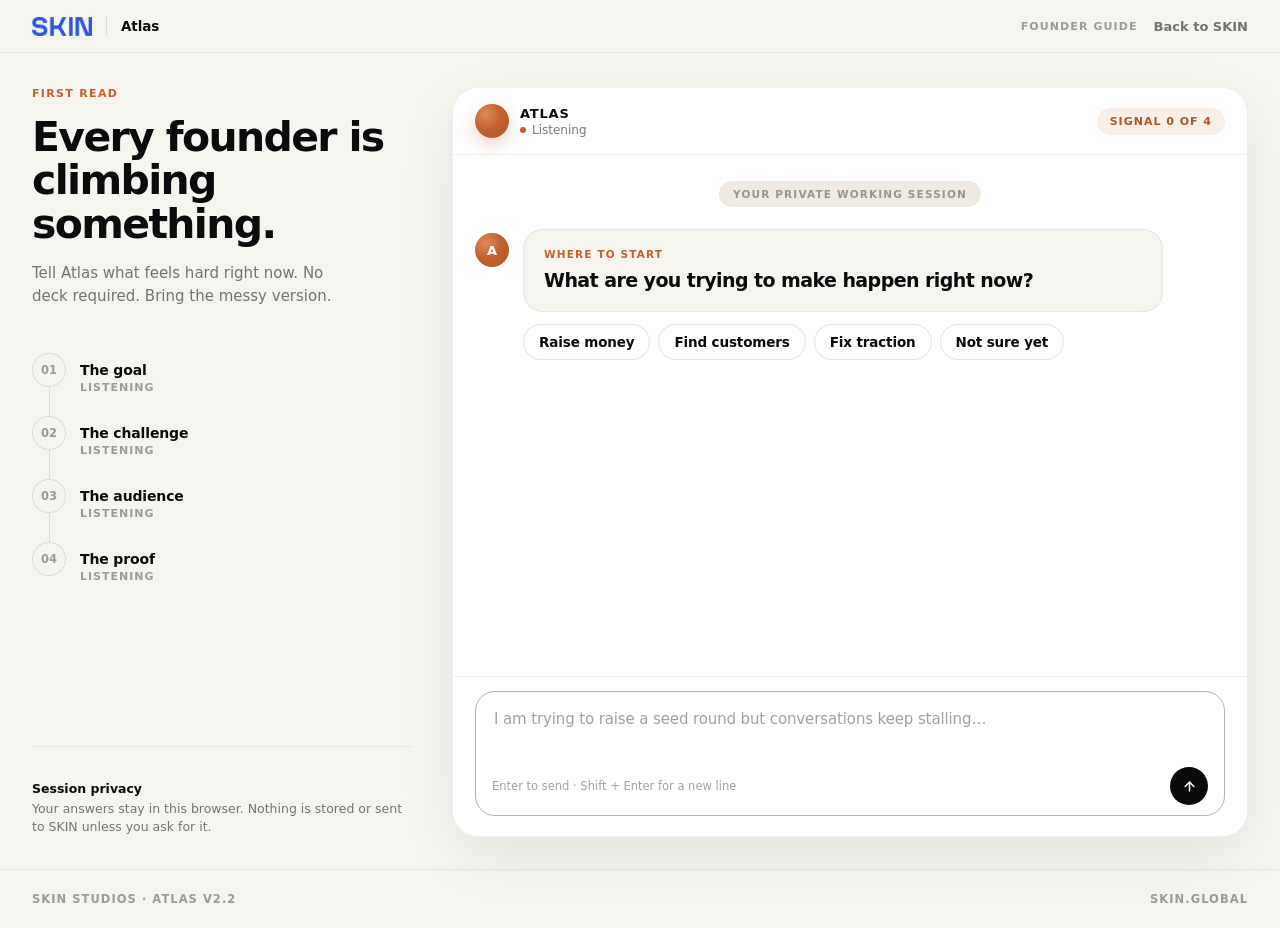
<file: atlas-v2.2.html>
<!DOCTYPE html>
<html lang="en">
<head>
<meta charset="UTF-8" />
<meta name="viewport" content="width=device-width, initial-scale=1, viewport-fit=cover" />
<title>Atlas | SKIN</title>
<meta name="description" content="Three minutes with Atlas. Say what feels hard, and get a First Read from SKIN." />
<link rel="icon" href="skin-logo.png" />
<!-- SKIN · Atlas · v2.2 -->
<style>
:root{
  --obsidian:#0B0B0D;
  --obsidian-soft:#16161A;
  --bone:#F6F4EF;
  --bone-2:#EFEBE2;
  --paper:#FFFFFF;
  --sand:#CFC6B6;
  --copper:#C4602F;
  --copper-deep:#A65A2A;
  --copper-tint:rgba(196,96,47,.10);
  --ink-70:rgba(11,11,13,.7);
  --ink-55:rgba(11,11,13,.55);
  --ink-38:rgba(11,11,13,.38);
  --line:rgba(11,11,13,.10);
  --line-soft:rgba(11,11,13,.06);
  --shadow:0 18px 60px rgba(11,11,13,.07);
}
*{box-sizing:border-box}
html,body{height:100%}
body{
  margin:0;background:var(--bone);color:var(--obsidian);
  font-family:Inter,ui-sans-serif,system-ui,-apple-system,"Segoe UI",sans-serif;
  font-size:15px;-webkit-font-smoothing:antialiased;
}
button,textarea,input{font:inherit;color:inherit}
button{cursor:pointer;background:none;border:none;padding:0}
a{color:inherit}

.shell{display:flex;flex-direction:column;min-height:100svh}

/* ---------- topbar ---------- */
.topbar{
  flex:none;display:flex;align-items:center;justify-content:space-between;gap:16px;
  padding:16px 32px;border-bottom:1px solid var(--line-soft);
}
.tb-left{display:flex;align-items:center;gap:14px;min-width:0}
.tb-left img{height:19px;width:auto;display:block}
.tb-div{width:1px;height:20px;background:var(--line)}
.tb-left span{font-size:13.5px;font-weight:650;letter-spacing:-.01em}
.tb-right{display:flex;align-items:center;gap:16px}
.tb-meta{font-size:11px;font-weight:700;letter-spacing:.1em;text-transform:uppercase;color:var(--ink-38)}
.tb-link{font-size:13px;font-weight:600;color:var(--ink-55);text-decoration:none;transition:color .15s}
.tb-link:hover{color:var(--obsidian)}

/* ---------- conversation stage ---------- */
.stage{flex:1;display:grid;grid-template-columns:minmax(300px,380px) 1fr;gap:40px;padding:34px 32px 32px;max-width:1420px;width:100%;margin:0 auto}
.stage.gone{display:none}

/* left rail */
.rail{display:flex;flex-direction:column;min-width:0}
.rail-kicker{font-size:11px;font-weight:750;letter-spacing:.12em;text-transform:uppercase;color:var(--copper);margin-bottom:16px}
.rail h1{margin:0;font-size:clamp(30px,3.2vw,42px);line-height:1.06;letter-spacing:-.04em;font-weight:700}
.rail-sub{margin:16px 0 0;font-size:15px;line-height:1.55;color:var(--ink-55);max-width:330px}

.track{margin-top:44px;display:flex;flex-direction:column}
.node{display:grid;grid-template-columns:34px 1fr;gap:14px;padding-bottom:22px;position:relative}
.node:last-child{padding-bottom:0}
.node::before{
  content:"";position:absolute;left:17px;top:34px;bottom:0;width:1px;background:var(--line);
}
.node:last-child::before{display:none}
.dot{
  width:34px;height:34px;border-radius:50%;border:1px solid var(--line);
  display:flex;align-items:center;justify-content:center;
  font-size:11.5px;font-weight:750;color:var(--ink-38);
  background:var(--bone);transition:background .3s ease,color .3s ease,border-color .3s ease;
}
.node.on .dot{background:var(--copper);border-color:var(--copper);color:#fff}
.node b{display:block;font-size:14px;font-weight:650;letter-spacing:-.01em;line-height:34px}
.node small{display:block;font-size:11px;font-weight:700;letter-spacing:.09em;text-transform:uppercase;color:var(--ink-38);margin-top:-6px}
.node.on small{color:var(--copper-deep)}
.node p{margin:6px 0 0;font-size:13.5px;line-height:1.45;color:var(--ink-70);display:none}
.node.on p{display:block;animation:rise .35s ease}

.rail-foot{margin-top:auto;padding-top:34px;border-top:1px solid var(--line-soft)}
.rail-foot b{display:block;font-size:12.5px;font-weight:650;margin-bottom:4px}
.rail-foot p{margin:0;font-size:12.5px;line-height:1.5;color:var(--ink-55)}

/* right panel */
.panel{
  background:var(--paper);border:1px solid var(--line-soft);border-radius:26px;
  box-shadow:var(--shadow);display:flex;flex-direction:column;min-width:0;
  height:calc(100svh - 150px);min-height:520px;
}
.panel-head{
  flex:none;display:flex;align-items:center;justify-content:space-between;gap:12px;
  padding:16px 22px;border-bottom:1px solid var(--line-soft);
}
.ph-left{display:flex;align-items:center;gap:11px}
.orb{
  width:34px;height:34px;border-radius:50%;flex:none;
  background:radial-gradient(circle at 32% 30%, #E08A5C, var(--copper) 46%, var(--copper-deep));
  box-shadow:0 6px 16px rgba(166,90,42,.28);
}
.ph-left b{display:block;font-size:13px;font-weight:750;letter-spacing:.06em;text-transform:uppercase}
.ph-left span{display:flex;align-items:center;gap:6px;font-size:12px;color:var(--ink-55);margin-top:2px}
.live{width:6px;height:6px;border-radius:50%;background:var(--copper);animation:pulse 2.2s ease infinite}
@keyframes pulse{0%,100%{opacity:1}50%{opacity:.3}}
.counter{
  font-size:11px;font-weight:750;letter-spacing:.09em;text-transform:uppercase;
  background:var(--copper-tint);color:var(--copper-deep);
  border-radius:999px;padding:7px 13px;white-space:nowrap;
}

.feed{flex:1;overflow-y:auto;padding:26px 22px 10px;scroll-behavior:smooth}
.feed-inner{max-width:760px;margin:0 auto}
.session{
  display:block;width:max-content;margin:0 auto 22px;
  font-size:10.5px;font-weight:750;letter-spacing:.11em;text-transform:uppercase;color:var(--ink-38);
  background:var(--bone-2);border-radius:999px;padding:7px 14px;
}

.turn{margin:22px 0;animation:rise .32s ease}
@keyframes rise{from{opacity:0;transform:translateY(8px)}to{opacity:1;transform:none}}
.turn.atlas{display:grid;grid-template-columns:34px 1fr;gap:14px}
.av{
  width:34px;height:34px;border-radius:50%;flex:none;margin-top:4px;
  background:radial-gradient(circle at 32% 30%, #E08A5C, var(--copper) 46%, var(--copper-deep));
  color:#fff;display:flex;align-items:center;justify-content:center;font-size:13px;font-weight:750;
}
.card{
  background:var(--bone);border:1px solid var(--line-soft);border-radius:20px;
  padding:18px 20px;max-width:640px;
}
.card .kick{display:block;font-size:10.5px;font-weight:750;letter-spacing:.11em;text-transform:uppercase;color:var(--copper);margin-bottom:8px}
.card .say{margin:0;font-size:19px;line-height:1.34;letter-spacing:-.03em;font-weight:600;white-space:pre-wrap}
.turn.user{display:flex;justify-content:flex-end;align-items:flex-start;gap:12px}
.turn.user .bub{
  background:var(--obsidian);color:var(--bone);border-radius:18px;padding:12px 17px;
  max-width:78%;line-height:1.5;letter-spacing:-.008em;white-space:pre-wrap;
}
.you{
  width:34px;height:34px;border-radius:50%;flex:none;background:var(--bone-2);
  display:flex;align-items:center;justify-content:center;
  font-size:9.5px;font-weight:800;letter-spacing:.06em;color:var(--ink-55);
}
.chips{display:grid;grid-template-columns:34px 1fr;gap:14px;margin:-10px 0 22px;animation:rise .3s ease}
.chips-row{display:flex;flex-wrap:wrap;gap:8px}
.chip{border:1px solid var(--line);background:var(--paper);border-radius:999px;padding:9px 15px;font-size:13.5px;font-weight:600;letter-spacing:-.01em;color:var(--obsidian);transition:border-color .15s ease,background .15s ease,transform .12s ease}
.chip:hover{border-color:var(--copper);background:var(--copper-tint);transform:translateY(-1px)}
.wait{display:grid;grid-template-columns:34px 1fr;gap:14px;margin:22px 0}
.wait-label{display:block;font-size:15px;line-height:1.5;letter-spacing:-.01em;color:var(--ink-55);margin:6px 0 2px}
.wait i{display:inline-block;width:8px;height:8px;border-radius:50%;background:var(--copper);opacity:.3;animation:blink 1.1s infinite;margin:14px 4px 0 0}
.wait i:nth-child(2){animation-delay:.16s}.wait i:nth-child(3){animation-delay:.32s}
@keyframes blink{0%,70%,100%{opacity:.25}35%{opacity:1}}

.composer{flex:none;padding:14px 22px 20px;border-top:1px solid var(--line-soft)}
.box{
  border:1px solid var(--line);border-radius:20px;padding:14px 16px 10px;
  transition:border-color .15s ease;max-width:760px;margin:0 auto;
}
.box:focus-within{border-color:rgba(11,11,13,.3)}
.box textarea{
  width:100%;border:none;outline:none;background:transparent;resize:none;
  font-size:15px;line-height:1.5;letter-spacing:-.008em;max-height:130px;
}
.box textarea::placeholder{color:var(--ink-38)}
.box-foot{display:flex;align-items:center;justify-content:space-between;gap:12px;margin-top:8px}
.hint{font-size:11.5px;color:var(--ink-38)}
.send{
  width:38px;height:38px;border-radius:50%;background:var(--obsidian);color:var(--bone);
  display:flex;align-items:center;justify-content:center;transition:transform .12s ease,opacity .15s ease;
}
.send:hover{transform:translateY(-1px)}
.send:disabled{opacity:.25;transform:none;cursor:default}
.send svg{width:15px;height:15px}

/* ---------- report ---------- */
.report{display:none;padding:44px 32px 72px;max-width:1240px;margin:0 auto;width:100%}
.report.show{display:block;animation:rise .45s ease}
.rep-kick{font-size:11px;font-weight:750;letter-spacing:.12em;text-transform:uppercase;color:var(--copper)}
.rep-top{display:flex;align-items:flex-start;justify-content:space-between;gap:40px;margin-top:14px}
.rep-top h1{margin:0;font-size:clamp(32px,4.4vw,56px);line-height:1.02;letter-spacing:-.045em;font-weight:700;max-width:760px}
.score{
  flex:none;width:150px;height:150px;border-radius:50%;background:var(--copper-tint);
  border:1px solid rgba(196,96,47,.25);
  display:flex;flex-direction:column;align-items:center;justify-content:center;
}
.score b{font-size:46px;font-weight:700;letter-spacing:-.045em;line-height:1;color:var(--copper-deep)}
.score span{font-size:11px;font-weight:700;letter-spacing:.1em;color:var(--copper-deep);margin-top:6px;opacity:.75}

.grid2{display:grid;grid-template-columns:minmax(0,.85fr) minmax(0,1.15fr);gap:22px;margin-top:38px}
.dark{background:var(--obsidian);color:var(--bone);border-radius:24px;padding:32px 30px;display:flex;flex-direction:column}
.dark .tag{display:inline-flex;align-items:center;gap:8px;font-size:11px;font-weight:750;letter-spacing:.1em;text-transform:uppercase;color:rgba(246,244,239,.6)}
.dark .tag i{width:7px;height:7px;border-radius:50%;background:var(--copper)}
.dark .lede{margin:20px 0 0;font-size:23px;line-height:1.3;letter-spacing:-.03em;font-weight:600}
.dark .split{margin-top:auto;padding-top:26px;border-top:1px solid rgba(246,244,239,.14)}
.dark .split small{display:block;font-size:10.5px;font-weight:750;letter-spacing:.11em;text-transform:uppercase;color:rgba(246,244,239,.5);margin-bottom:8px}
.dark .split p{margin:0;font-size:14.5px;line-height:1.55;color:rgba(246,244,239,.9)}
.dark .disc{margin:16px 0 0;font-size:12px;line-height:1.5;color:rgba(246,244,239,.45)}

.white{background:var(--paper);border:1px solid var(--line-soft);border-radius:24px;padding:30px;box-shadow:var(--shadow)}
.white-head{display:flex;align-items:center;justify-content:space-between;gap:14px;margin-bottom:6px}
.white-head .rep-kick{margin:0}
.white h2{margin:6px 0 26px;font-size:27px;letter-spacing:-.035em;font-weight:650}
.bar{margin-bottom:22px}
.bar:last-child{margin-bottom:0}
.bar-top{display:flex;align-items:baseline;justify-content:space-between;gap:16px}
.bar-top b{font-size:15px;font-weight:650;letter-spacing:-.015em}
.bar-top i{font-style:normal;font-size:22px;font-weight:650;letter-spacing:-.03em}
.bar p{margin:2px 0 9px;font-size:12.5px;color:var(--ink-55)}
.bar-line{height:6px;border-radius:99px;background:var(--bone-2);overflow:hidden}
.bar-fill{height:100%;border-radius:99px;background:linear-gradient(90deg,var(--copper-deep),var(--copper));width:0;transition:width .9s cubic-bezier(.2,.8,.2,1)}

.sec{margin-top:56px}
.sec-head{display:flex;align-items:flex-end;justify-content:space-between;gap:40px;flex-wrap:wrap}
.sec-head h2{margin:10px 0 0;font-size:clamp(26px,3vw,36px);letter-spacing:-.04em;font-weight:700}
.sec-head p{margin:0;font-size:14.5px;line-height:1.55;color:var(--ink-55);max-width:380px}

.reads{display:grid;grid-template-columns:repeat(3,1fr);gap:20px;margin-top:26px}
.read{background:var(--paper);border:1px solid var(--line-soft);border-radius:20px;padding:24px}
.read small{display:block;font-size:10.5px;font-weight:750;letter-spacing:.11em;text-transform:uppercase;color:var(--ink-38);margin-bottom:10px}
.read p{margin:0;font-size:15px;line-height:1.6}
.read ul{margin:0;padding-left:18px}
.read li{margin:6px 0;font-size:15px;line-height:1.5}

.moves{display:grid;grid-template-columns:repeat(3,1fr);gap:20px;margin-top:26px}
.move{border-radius:22px;padding:26px;min-height:230px;display:flex;flex-direction:column}
.move:nth-child(1){background:#E9EAE4}
.move:nth-child(2){background:#F2E3D3}
.move:nth-child(3){background:#E6E1E9}
.move-top{display:flex;align-items:center;justify-content:space-between;gap:12px}
.move-num{width:34px;height:34px;border-radius:50%;border:1px solid rgba(11,11,13,.2);display:flex;align-items:center;justify-content:center;font-size:11.5px;font-weight:750}
.move-tag{font-size:10.5px;font-weight:750;letter-spacing:.11em;text-transform:uppercase;color:var(--ink-55)}
.move h3{margin:auto 0 10px;font-size:23px;line-height:1.15;letter-spacing:-.035em;font-weight:650}
.move p{margin:0;font-size:14px;line-height:1.55;color:var(--ink-70)}

.paths{background:var(--paper);border:1px solid var(--line-soft);border-radius:24px;padding:34px 30px;margin-top:26px;box-shadow:var(--shadow)}
.paths .lead{display:grid;grid-template-columns:minmax(0,1fr) minmax(0,1.25fr);gap:34px;align-items:start}
.paths h2{margin:8px 0 0;font-size:30px;letter-spacing:-.04em;font-weight:700}
.paths .why{margin:14px 0 0;font-size:15px;line-height:1.6;color:var(--ink-70)}
.opts{display:flex;flex-direction:column;gap:12px}
.opt{
  display:flex;align-items:center;justify-content:space-between;gap:18px;
  border:1px solid var(--line);border-radius:16px;padding:18px 20px;text-decoration:none;
  transition:border-color .15s ease,background .15s ease,transform .12s ease;
}
.opt:hover{border-color:rgba(11,11,13,.3);background:var(--bone);transform:translateY(-1px)}
.opt.pick{border-color:var(--copper);background:var(--copper-tint)}
.opt b{display:block;font-size:15.5px;font-weight:650;letter-spacing:-.015em}
.opt span{display:block;font-size:13px;line-height:1.45;color:var(--ink-55);margin-top:3px}
.opt .price{flex:none;font-size:13.5px;font-weight:700;white-space:nowrap}
.review{margin:22px 0 0;padding-top:20px;border-top:1px solid var(--line-soft);font-size:13px;line-height:1.55;color:var(--ink-55)}

.gaps{margin:22px 0 0;padding:18px 20px;background:var(--bone);border:1px solid var(--line-soft);border-radius:16px}
.gaps small{display:block;font-size:10.5px;font-weight:750;letter-spacing:.11em;text-transform:uppercase;color:var(--ink-38);margin-bottom:9px}
.gaps ul{margin:0;padding-left:17px}
.gaps li{margin:5px 0;font-size:14px;line-height:1.5;color:var(--ink-70)}
.rep-actions{display:flex;gap:14px;flex-wrap:wrap;justify-content:center;margin-top:44px}
.btn{
  display:inline-flex;align-items:center;gap:11px;border-radius:999px;padding:15px 26px;
  font-size:14.5px;font-weight:650;letter-spacing:-.01em;text-decoration:none;
  transition:transform .12s ease,opacity .15s ease;
}
.btn:hover{transform:translateY(-1px)}
.btn-dark{background:var(--obsidian);color:var(--bone)}
.btn-ghost{border:1px solid var(--line);color:var(--obsidian)}
.btn-dark .pip{width:26px;height:26px;border-radius:50%;background:var(--copper);display:flex;align-items:center;justify-content:center;font-size:12px}

/* footer */
.foot{
  flex:none;display:flex;align-items:center;justify-content:space-between;gap:20px;flex-wrap:wrap;
  padding:22px 32px;border-top:1px solid var(--line-soft);
  font-size:11.5px;font-weight:700;letter-spacing:.09em;text-transform:uppercase;color:var(--ink-38);
}
.foot a{text-decoration:none;color:inherit}
.foot a:hover{color:var(--obsidian)}

@media (max-width:1040px){
  .stage{grid-template-columns:1fr;gap:26px;padding:26px 20px}
  .panel{height:auto;min-height:560px}
  .rail h1{font-size:32px}
  .rail-sub{max-width:none}
  .track{margin-top:28px}
  .rail-foot{margin-top:26px}
  .grid2{grid-template-columns:1fr}
  .reads,.moves{grid-template-columns:1fr}
  .paths .lead{grid-template-columns:1fr}
  .rep-top{flex-direction:column;gap:24px}
  .score{width:118px;height:118px}
  .score b{font-size:38px}
  .report{padding:32px 20px 60px}
  .topbar{padding:14px 20px}
  .foot{padding:20px}
}
@media (prefers-reduced-motion:reduce){*{animation:none!important;transition:none!important}}
</style>
</head>
<body>
<div class="shell">

  <header class="topbar">
    <div class="tb-left">
      <a href="index.html" aria-label="SKIN home"><img src="skin-logo.png" alt="SKIN" /></a>
      <div class="tb-div"></div>
      <span>Atlas</span>
    </div>
    <div class="tb-right">
      <span class="tb-meta">Founder guide</span>
      <a class="tb-link" href="index.html">Back to SKIN</a>
    </div>
  </header>

  <!-- conversation -->
  <main class="stage" id="stage">
    <aside class="rail">
      <div class="rail-kicker">First read</div>
      <h1>Every founder is climbing something.</h1>
      <p class="rail-sub">Tell Atlas what feels hard right now. No deck required. Bring the messy version.</p>

      <div class="track" id="track">
        <div class="node" data-k="goal">
          <div class="dot">01</div>
          <div>
            <b>The goal</b>
            <small id="s-goal">Listening</small>
            <p id="p-goal"></p>
          </div>
        </div>
        <div class="node" data-k="challenge">
          <div class="dot">02</div>
          <div>
            <b>The challenge</b>
            <small id="s-challenge">Listening</small>
            <p id="p-challenge"></p>
          </div>
        </div>
        <div class="node" data-k="audience">
          <div class="dot">03</div>
          <div>
            <b>The audience</b>
            <small id="s-audience">Listening</small>
            <p id="p-audience"></p>
          </div>
        </div>
        <div class="node" data-k="proof">
          <div class="dot">04</div>
          <div>
            <b>The proof</b>
            <small id="s-proof">Listening</small>
            <p id="p-proof"></p>
          </div>
        </div>
      </div>

      <div class="rail-foot">
        <b>Session privacy</b>
        <p>Your answers stay in this browser. Nothing is stored or sent to SKIN unless you ask for it.</p>
      </div>
    </aside>

    <section class="panel">
      <div class="panel-head">
        <div class="ph-left">
          <div class="orb"></div>
          <div>
            <b>Atlas</b>
            <span><i class="live"></i> Listening</span>
          </div>
        </div>
        <div class="counter" id="counter">Signal 0 of 4</div>
      </div>

      <div class="feed" id="feed">
        <div class="feed-inner" id="feedInner">
          <span class="session">Your private working session</span>
        </div>
      </div>

      <div class="composer">
        <div class="box">
          <textarea id="input" rows="2" placeholder="I am trying to raise a seed round but conversations keep stalling…" aria-label="Message Atlas"></textarea>
          <div class="box-foot">
            <span class="hint">Enter to send · Shift + Enter for a new line</span>
            <button class="send" id="sendBtn" type="button" aria-label="Send">
              <svg viewBox="0 0 24 24" fill="none" stroke="currentColor" stroke-width="2.4" stroke-linecap="round" stroke-linejoin="round"><path d="M12 19V5"/><path d="M5 12l7-7 7 7"/></svg>
            </button>
          </div>
        </div>
      </div>
    </section>
  </main>

  <!-- report -->
  <main class="report" id="report"></main>

  <footer class="foot">
    <span>SKIN Studios · Atlas v2.2</span>
    <a href="index.html">skin.global</a>
  </footer>
</div>

<script>
/* SKIN · Atlas · v2.2 */
const VERSION = "2.2";

const CHECKOUT = {
  fundable: "https://buy.stripe.com/28E28sdk7fBQ7yn1oYfrW02",
  pulse: "https://buy.stripe.com/5kQ4gAa7V9ds2e39VufrW03"
};

const SYSTEM_PROMPT = `You are Atlas, the founder guide for SKIN Studios. You are a sharp, experienced operator having a real conversation with a founder about their business. You are not a chatbot, an intake form, or an assessment tool. Never describe yourself as an AI. Never run a script.

THE MOST IMPORTANT RULE:
A founder talking to you is often tired, uncertain, and carrying this alone. They need to feel heard before they can be challenged. Every message you send does two jobs in this order: first receive what they said, then move the conversation. If you skip the first job, you are interrogating them, and the conversation is worthless no matter how sharp your questions are.

You are still honest. You still name gaps between what a founder believes and what they can prove. That honesty is the entire value of talking to you. But honesty lands only when the person feels understood first. Warm and direct are not opposites.

RHYTHM, THIS IS NOT OPTIONAL:
- Start most messages by receiving what they just said. A short reflection, in their words, not a compliment. Not "great answer". Something like "So the deck is done and the conversations are not converting." One sentence is enough.
- One question at most per message. Never two.
- Roughly every third message should contain no question at all. Just an observation, or naming what you are noticing, and let them respond to it. Silence and space are tools.
- Never fire consecutive questions with no acknowledgment between them. If your last two messages were both questions, this one starts with an observation.
- Invite, do not demand. "I am curious what happened after that" rather than "What did they commit to?" Nudge, never force.
- If a founder says they do not know, or admits something hard, or sounds deflated: that is the moment to slow down completely. Acknowledge that it is a real admission. Tell them plainly that not knowing is useful information, not a failure. Then either sit with it or ask something gentler and more concrete. Never push harder immediately after an admission.
- 1 to 4 sentences per message. Never a wall of text.
- Never use em dashes. Never promise funding, customers, revenue, growth, or success.

HOW TO CHALLENGE WITHOUT INTERROGATING:
When you notice a gap between belief and evidence, name it once, kindly, as an observation about the situation rather than a verdict on the founder. Then give them room.
Good: "Right now the evidence is a few conversations and no commitments yet. That gap is probably what investors are picking up on too."
Bad: "Compliments are not conviction. What did they actually commit to?"
The judgment is identical. The first one lands, the second one wounds. Say the true thing, and say it like you are on their side, because you are.

WHAT YOU ARE LEARNING:
Across the conversation, come to understand five things:
- goal: what they are trying to make happen right now
- challenge: what feels hardest or most unclear
- audience: who has to believe it for the next move to work
- proof: what verified evidence actually exists
- timeline: what pressure or deadline they are working against
Learn these by following their thread, not by working through a list. If one answer gives you three of them, never ask about those again. The best next question is usually hiding in their last sentence.

WHEN TO CLOSE, THIS MATTERS AS MUCH AS THE TONE:
This conversation should take a founder about ninety seconds. Past that they lose patience and the value evaporates. Be ruthless about brevity.
Close after 4 to 6 founder turns. Close as soon as you have the goal, the challenge, and a rough sense of the evidence, even if other things are still unclear. Do not keep going to fill empty slots. An honest partial read delivered quickly beats a complete one nobody waited for, and gaps are useful information for the report.
Bias hard toward closing early. If you are unsure whether to ask one more question or close, close.
To close: reflect back what you heard in 2 or 3 sentences, warmly, and ask if you got it right. When they confirm, tell them you have what you need for a first read, and set ready_for_first_read to true on that message. Never go past 7 founder turns under any circumstances.

SKIN JUDGMENT PRINCIPLES (hold these silently, never quote them at the founder):
- Evidence over belief. What is verified, not what the deck claims.
- Founders systematically mis-stage themselves upward. Form a quiet stage read from traction evidence, not their label.
- "Do nothing" is often the strongest competitor.
- Compliments are not conviction. Pilots are not customers. A term sheet is not money.
- Packaging is not proof. If the founder is polishing documents instead of generating evidence, that is likely the blocker.
These are your internal lens. Translate them into plain, kind language before anything reaches the founder. Never use them as labels pointed at the person.

KICKERS:
Each message carries a short label. It must sound like a supportive human marker, never a verdict or a command.
Use labels like: WHERE TO START · HEARD · STAYING WITH THIS · WORTH SITTING WITH · THE HONEST PART · GETTING CLEARER · ONE MORE THREAD · WHAT I AM NOTICING · NO RUSH · WHERE THIS LANDS
Never use labels like: COMPLIMENTS ARE NOT CONVICTION · NAME THE GAP · GET SPECIFIC · LOOK FOR EVIDENCE · PROVE IT
If a label would feel like a judgment stamped above the founder's head, choose a different one.

SHORTCUTS:
When your question has a small set of obvious answers, offer them as tappable options so the founder does not have to type. Use them for categorical questions only: funding stage, whether they are raising, rough timeline, who the audience is, yes or no confirmations.
Never offer options for open questions about their situation, their story, or how something feels. Those must stay open. If in doubt, no options.
At most 4 options, each 1 to 3 words. Roughly one message in four should carry them, never two messages in a row. The founder can always ignore them and type instead.

OUTPUT FORMAT. Respond ONLY with valid JSON, no markdown fences, no other text:
{
  "kicker": "2 to 4 word supportive label in caps",
  "reply": "your message to the founder",
  "chips": [] or ["up to 4 short tappable answers, only for categorical questions"],
  "ready_for_first_read": false,
  "signal": {
    "goal": null or "short phrase",
    "challenge": null or "short phrase",
    "audience": null or "short phrase",
    "proof": null or "short phrase",
    "timeline": null or "short phrase",
    "stage_read": null or "honest stage read, e.g. 'Pre-seed evidence, Seed framing'",
    "blocker_hypothesis": null or "one sharp sentence"
  }
}
Fill a signal field only once you actually know it. Keep each under 12 words. Update cumulatively. Never mention the signal or the JSON to the founder.`;

const REPORT_PROMPT = `You are the SKIN Studios engine drafting a first read from an Atlas intake conversation. Follow SKIN doctrine: evidence over belief, name the primary constraint first, every verdict ends with a liftable path. Short sentences. No em dashes. No hype. Direct but never cruel. Never promise funding, customers, revenue, or success. Make the difference between evidence, inference, and missing information visible.

This is a first read drawn from a short conversation, not a full diagnostic. Be honest about what the conversation did not cover. Gaps are useful information, not failures.

Tone: the founder just spoke openly to you. Write like someone who listened and is on their side, and who respects them enough to be straight. Warm and direct at the same time.

Scores are a view of how clearly the situation can be evidenced and tested today. They are not a grade, a rating, or a prediction. Score honestly: most early founders land between 40 and 70.

Respond ONLY with valid JSON, no fences, and keep every field terse:
{
  "headline": "5 to 9 words, plain language, names the situation. Sentence case.",
  "readiness": 0 to 100 integer,
  "stage_label": "2 to 4 words, e.g. Early exploration, Pre-seed evidence, Seed ready",
  "lede": "2 sentences. The honest core of the read, said kindly.",
  "quote": "the founder's own goal in their words, under 15 words",
  "scores": [
    {"name":"Goal clarity","q":"Is the next move specific?","v":0-100},
    {"name":"Evidence strength","q":"Is there proof beyond opinion?","v":0-100},
    {"name":"Audience precision","q":"Is the person who must believe it named?","v":0-100},
    {"name":"Testability","q":"Can the riskiest assumption be tested soon?","v":0-100}
  ],
  "heard": "2 sentences. What SKIN heard, in the founder's terms. This should feel like being listened to.",
  "blocker": "2 sentences. The single likely primary constraint, named plainly and without blame.",
  "missing": ["3 short items, the specific evidence that does not exist yet"],
  "gaps": ["0 to 3 short items, what the conversation did not get to, phrased plainly, e.g. 'We did not get to who has to believe this.' Empty array if the conversation covered everything."],
  "moves": [
    {"tag":"FOCUS","title":"3 to 5 words","body":"1 to 2 sentences, concrete and doable in days"},
    {"tag":"PROOF","title":"3 to 5 words","body":"1 to 2 sentences"},
    {"tag":"ACTION","title":"3 to 5 words","body":"1 to 2 sentences"}
  ],
  "path": "fundable|pulse|live",
  "path_why": "2 sentences on why this SKIN path fits, plain terms."
}
Choose fundable if they are actively raising in the next 12 months. Choose pulse if the question is company health, drift, or general direction. Choose live if the situation is nuanced, sensitive, or unclear.`;

const OPENER = {
  kicker: "WHERE TO START",
  reply: "What are you trying to make happen right now?",
  chips: ["Raise money", "Find customers", "Fix traction", "Not sure yet"],
  ready_for_first_read: false,
  signal: {}
};

/* ---------- state ---------- */
let history = [];
let busy = false;
let latest = {};
let captured = 0;

const feed = document.getElementById('feed');
const feedInner = document.getElementById('feedInner');
const inputEl = document.getElementById('input');
const sendBtn = document.getElementById('sendBtn');
const counter = document.getElementById('counter');

const KEYS = ['goal','challenge','audience','proof'];

/* ---------- ui ---------- */
function down(){ feed.scrollTop = feed.scrollHeight; }

function addAtlas(kicker, text){
  const el = document.createElement('div');
  el.className = 'turn atlas';
  el.innerHTML = '<div class="av">A</div><div class="card"><span class="kick"></span><p class="say"></p></div>';
  el.querySelector('.kick').textContent = kicker || 'ATLAS';
  el.querySelector('.say').textContent = text;
  feedInner.appendChild(el);
  down();
}
function addUser(text){
  const el = document.createElement('div');
  el.className = 'turn user';
  const b = document.createElement('div');
  b.className = 'bub';
  b.textContent = text;
  const y = document.createElement('div');
  y.className = 'you';
  y.textContent = 'YOU';
  el.appendChild(b); el.appendChild(y);
  feedInner.appendChild(el);
  down();
}
function clearChips(){ const c = document.getElementById('chips'); if (c) c.remove(); }

function showChips(list){
  clearChips();
  if (!Array.isArray(list) || !list.length) return;
  const wrap = document.createElement('div');
  wrap.className = 'chips'; wrap.id = 'chips';
  const spacer = document.createElement('div');
  const row = document.createElement('div');
  row.className = 'chips-row';
  list.slice(0,4).forEach(label => {
    const b = document.createElement('button');
    b.type = 'button'; b.className = 'chip'; b.textContent = label;
    b.addEventListener('click', () => send(label));
    row.appendChild(b);
  });
  wrap.appendChild(spacer); wrap.appendChild(row);
  feedInner.appendChild(wrap);
  down();
}

function wait(on, label){
  const old = document.getElementById('wait');
  if (old) old.remove();
  if (!on) return;
  const el = document.createElement('div');
  el.className = 'wait'; el.id = 'wait';
  el.innerHTML = label
    ? '<div class="av">A</div><div><span class="wait-label"></span><i></i><i></i><i></i></div>'
    : '<div class="av">A</div><div><i></i><i></i><i></i></div>';
  if (label) el.querySelector('.wait-label').textContent = label;
  feedInner.appendChild(el);
  down();
}

function applySignal(sig){
  if (!sig) return;
  latest = Object.assign({}, latest, sig);
  let n = 0;
  KEYS.forEach(k => {
    if (!latest[k]) return;
    n++;
    const node = document.querySelector('.node[data-k="' + k + '"]');
    if (node && !node.classList.contains('on')){
      node.classList.add('on');
      node.querySelector('.dot').textContent = '✓';
      document.getElementById('s-' + k).textContent = 'Captured';
    }
    document.getElementById('p-' + k).textContent = latest[k];
  });
  captured = n;
  counter.textContent = 'Signal ' + n + ' of 4';
}

/* ---------- api ---------- */
const PROXY = '/api/atlas';
const DIRECT = 'https://api.anthropic.com/v1/messages';
let endpoint = null;

function parseJSON(t){
  const c = t.replace(/```json|```/g,'').trim();
  return JSON.parse(c.slice(c.indexOf('{'), c.lastIndexOf('}') + 1));
}
async function post(url, system, messages){
  const r = await fetch(url, {
    method:'POST', headers:{'Content-Type':'application/json'},
    body: JSON.stringify({ model:'claude-sonnet-4-6', max_tokens:1000, system, messages })
  });
  if (!r.ok) throw new Error('HTTP ' + r.status);
  return r.json();
}
async function api(system, messages){
  let data;
  if (endpoint) data = await post(endpoint, system, messages);
  else {
    try { data = await post(PROXY, system, messages); endpoint = PROXY; }
    catch(e){ data = await post(DIRECT, system, messages); endpoint = DIRECT; }
  }
  return parseJSON(data.content.filter(b => b.type === 'text').map(b => b.text).join('\n'));
}

/* ---------- flow ---------- */
async function send(text){
  if (busy) return;
  const val = (text || '').trim();
  if (!val) return;
  const keep = val;
  busy = true; sendBtn.disabled = true;
  clearChips();
  addUser(val);
  inputEl.value = ''; autosize();
  history.push({ role:'user', content:val });
  wait(true);

  try{
    const out = await api(SYSTEM_PROMPT, history);
    wait(false);
    history.push({ role:'assistant', content: JSON.stringify(out) });
    addAtlas(out.kicker, out.reply);
    applySignal(out.signal);
    if (out.ready_for_first_read) await buildReport();
    else showChips(out.chips);
  }catch(err){
    wait(false);
    console.error('Atlas error:', err);
    addAtlas('ONE MOMENT', 'Something broke on my side and your last message did not reach me. It is back in the box below. Send it again and I will pick up where we were.');
    history.pop();
    inputEl.value = keep; autosize();
  }
  busy = false; sendBtn.disabled = false; inputEl.focus();
}

async function buildReport(){
  clearChips();
  wait(true, 'Hold tight while we create your first read.');
  try{
    const transcript = history.map(m => (m.role === 'user' ? 'Founder: ' : 'Atlas: ') + m.content).join('\n');
    const extra = 'Captured signal: ' + JSON.stringify(latest);
    const r = await api(REPORT_PROMPT, [{ role:'user', content:'Transcript:\n\n' + transcript + '\n\n' + extra + '\n\nDraft the First Read JSON now.' }]);
    wait(false);
    renderReport(r);
  }catch(err){
    wait(false);
    console.error('Report error:', err);
    addAtlas('ONE MOMENT', 'I have what I need, but the First Read draft did not come through. Say "try again" and I will run it once more.');
  }
}

function esc(s){ const d = document.createElement('div'); d.textContent = s == null ? '' : s; return d.innerHTML; }

function renderReport(r){
  const paths = {
    fundable: { name:'Fundable', price:'$49', desc:'Investor readiness diagnostic. Twenty signals, weighted by investor type, with deal killer detection.', href:CHECKOUT.fundable },
    pulse:    { name:'Pulse', price:'$29 / month', desc:'Ongoing company health diagnostic. Forty six signals across six dimensions, tracked over time.', href:CHECKOUT.pulse },
    live:     { name:'Talk it through live', price:'By request', desc:'A scoping conversation with a SKIN operator. Some situations are easier out loud.', href:'index.html#contact' }
  };
  const pick = paths[r.path] || paths.live;
  const order = [r.path === 'pulse' ? 'pulse' : 'fundable', r.path === 'pulse' ? 'fundable' : 'pulse', 'live'];

  const scores = (r.scores || []).map(s => `
    <div class="bar">
      <div class="bar-top"><b>${esc(s.name)}</b><i>${Number(s.v) || 0}</i></div>
      <p>${esc(s.q)}</p>
      <div class="bar-line"><div class="bar-fill" data-v="${Number(s.v) || 0}"></div></div>
    </div>`).join('');

  const missing = (r.missing || []).map(m => `<li>${esc(m)}</li>`).join('');

  const gapList = (r.gaps || []).filter(Boolean);
  const gapsBlock = gapList.length ? `
      <div class="gaps">
        <small>What this conversation did not get to</small>
        <ul>${gapList.map(g => `<li>${esc(g)}</li>`).join('')}</ul>
      </div>` : '';

  const moves = (r.moves || []).map((m, i) => `
    <div class="move">
      <div class="move-top"><div class="move-num">0${i + 1}</div><span class="move-tag">${esc(m.tag)}</span></div>
      <h3>${esc(m.title)}</h3>
      <p>${esc(m.body)}</p>
    </div>`).join('');

  const opts = order.map(k => {
    const p = paths[k];
    return `<a class="opt ${k === r.path ? 'pick' : ''}" href="${p.href}" ${p.href.startsWith('http') ? 'target="_blank" rel="noopener"' : ''}>
      <span><b>${p.name}</b><span>${p.desc}</span></span>
      <span class="price">${p.price}</span>
    </a>`;
  }).join('');

  document.getElementById('report').innerHTML = `
    <div class="rep-kick">Your first read</div>
    <div class="rep-top">
      <h1>${esc(r.headline)}</h1>
      <div class="score"><b>${Number(r.readiness) || 0}</b><span>/ 100</span></div>
    </div>

    <div class="grid2">
      <div class="dark">
        <span class="tag"><i></i> ${esc(r.stage_label)}</span>
        <p class="lede">${esc(r.lede)}</p>
        <div class="split">
          <small>What you came in with</small>
          <p>“${esc(r.quote)}”</p>
          <p class="disc">This is not a grade or a prediction. It is a view of how clearly your situation can be evidenced and tested today.</p>
        </div>
      </div>
      <div class="white">
        <div class="white-head"><span class="rep-kick">Signal map</span><span class="counter">Atlas readout</span></div>
        <h2>Where you stand</h2>
        ${scores}
      </div>
    </div>

    <div class="sec">
      <div class="sec-head">
        <div>
          <span class="rep-kick">The read</span>
          <h2>What we heard, and what is in the way</h2>
        </div>
        <p>Evidence is what exists. The blocker is inference. Missing proof is what has not been generated yet.</p>
      </div>
      <div class="reads">
        <div class="read"><small>What we heard</small><p>${esc(r.heard)}</p></div>
        <div class="read"><small>The likely blocker</small><p>${esc(r.blocker)}</p></div>
        <div class="read"><small>Missing proof</small><ul>${missing}</ul></div>
      </div>
    </div>

    <div class="sec">
      <div class="sec-head">
        <div>
          <span class="rep-kick">The next best moves</span>
          <h2>Three ways to make this stronger</h2>
        </div>
        <p>Focus on generating evidence before packaging it. These are sized to run in days, not quarters.</p>
      </div>
      <div class="moves">${moves}</div>
    </div>

    <div class="sec">
      <div class="paths">
        <div class="lead">
          <div>
            <span class="rep-kick">Get the full read</span>
            <h2>${pick.name}</h2>
            <p class="why">${esc(r.path_why)}</p>
            <p class="why">This first read is what a few minutes of conversation surfaced. The full read scores the signals a conversation cannot see, and comes back with the detail underneath each one.</p>
            ${gapsBlock}
          </div>
          <div class="opts">${opts}</div>
        </div>
        <p class="review">This is Atlas's early read. A SKIN operator reviews every read before an official version is issued. Nothing is sent automatically.</p>
      </div>
    </div>

    <div class="rep-actions">
      <a class="btn btn-dark" href="atlas.html">Start another conversation <span class="pip">↗</span></a>
      <button class="btn btn-ghost" onclick="window.print()">Print or save this read ↓</button>
    </div>
  `;

  document.getElementById('stage').classList.add('gone');
  document.getElementById('report').classList.add('show');
  window.scrollTo({ top:0, behavior:'smooth' });
  setTimeout(() => {
    document.querySelectorAll('.bar-fill').forEach(el => { el.style.width = el.dataset.v + '%'; });
  }, 220);
}

/* ---------- wiring ---------- */
function autosize(){
  inputEl.style.height = 'auto';
  inputEl.style.height = Math.min(inputEl.scrollHeight, 130) + 'px';
}
inputEl.addEventListener('input', autosize);
inputEl.addEventListener('keydown', e => {
  if (e.key === 'Enter' && !e.shiftKey){ e.preventDefault(); send(inputEl.value); }
});
sendBtn.addEventListener('click', () => send(inputEl.value));

/* seed: the API needs a user turn first, so the opener is pre-seeded */
history.push({ role:'user', content:'(The founder just opened Atlas. Begin.)' });
history.push({ role:'assistant', content: JSON.stringify(OPENER) });
addAtlas(OPENER.kicker, OPENER.reply);
showChips(OPENER.chips);
inputEl.focus();
</script>
</body>
</html>
</file>
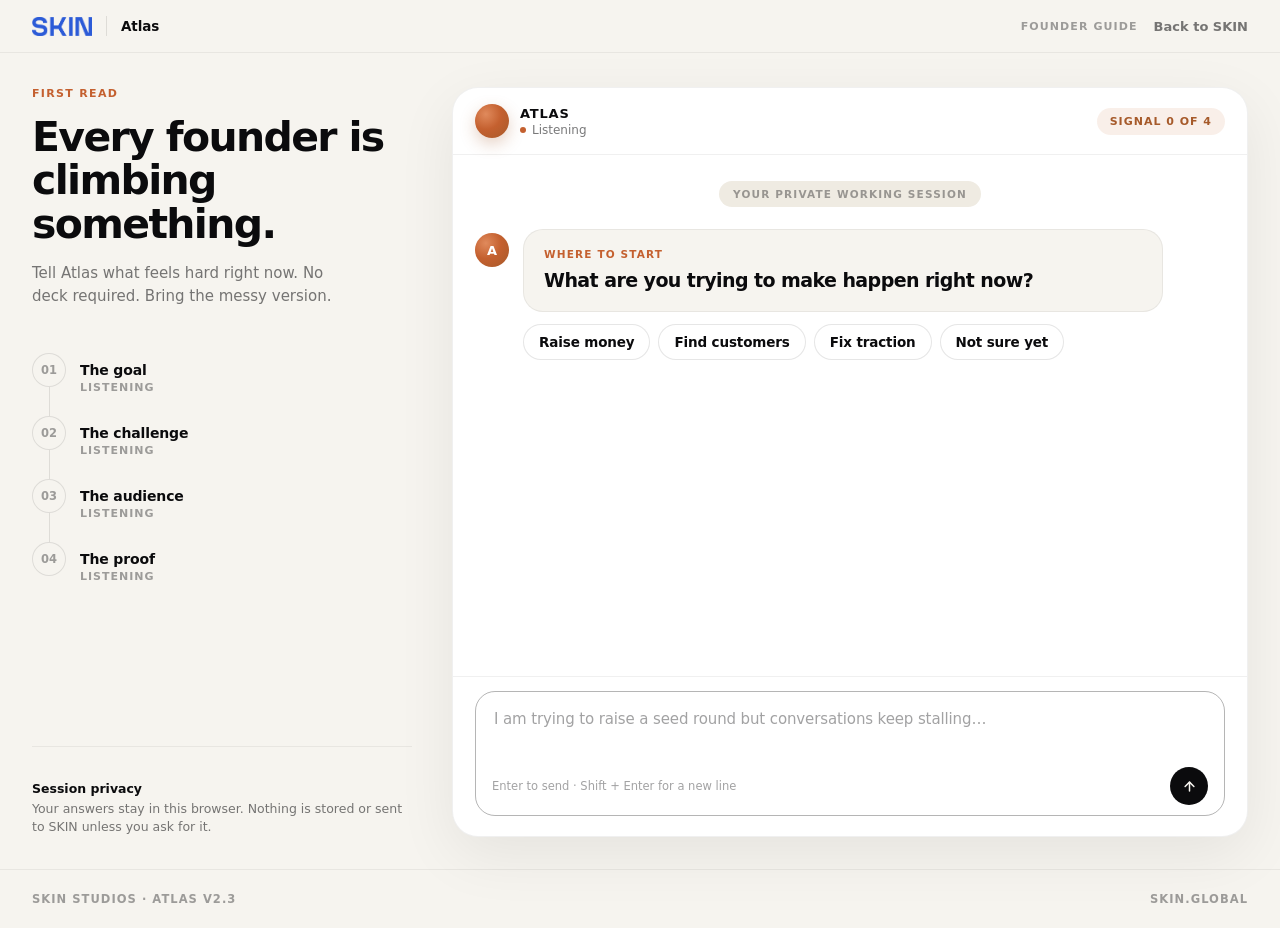
<file: atlas-v2.3.html>
<!DOCTYPE html>
<html lang="en">
<head>
<meta charset="UTF-8" />
<meta name="viewport" content="width=device-width, initial-scale=1, viewport-fit=cover" />
<title>Atlas | SKIN</title>
<meta name="description" content="Three minutes with Atlas. Say what feels hard, and get a First Read from SKIN." />
<link rel="icon" href="skin-logo.png" />
<!-- SKIN · Atlas · v2.3 -->
<style>
:root{
  --obsidian:#0B0B0D;
  --obsidian-soft:#16161A;
  --bone:#F6F4EF;
  --bone-2:#EFEBE2;
  --paper:#FFFFFF;
  --sand:#CFC6B6;
  --copper:#C4602F;
  --copper-deep:#A65A2A;
  --copper-tint:rgba(196,96,47,.10);
  --ink-70:rgba(11,11,13,.7);
  --ink-55:rgba(11,11,13,.55);
  --ink-38:rgba(11,11,13,.38);
  --line:rgba(11,11,13,.10);
  --line-soft:rgba(11,11,13,.06);
  --shadow:0 18px 60px rgba(11,11,13,.07);
}
*{box-sizing:border-box}
html,body{height:100%}
body{
  margin:0;background:var(--bone);color:var(--obsidian);
  font-family:Inter,ui-sans-serif,system-ui,-apple-system,"Segoe UI",sans-serif;
  font-size:15px;-webkit-font-smoothing:antialiased;
}
button,textarea,input{font:inherit;color:inherit}
button{cursor:pointer;background:none;border:none;padding:0}
a{color:inherit}

.shell{display:flex;flex-direction:column;min-height:100svh}

/* ---------- topbar ---------- */
.topbar{
  flex:none;display:flex;align-items:center;justify-content:space-between;gap:16px;
  padding:16px 32px;border-bottom:1px solid var(--line-soft);
}
.tb-left{display:flex;align-items:center;gap:14px;min-width:0}
.tb-left img{height:19px;width:auto;display:block}
.tb-div{width:1px;height:20px;background:var(--line)}
.tb-left span{font-size:13.5px;font-weight:650;letter-spacing:-.01em}
.tb-right{display:flex;align-items:center;gap:16px}
.tb-meta{font-size:11px;font-weight:700;letter-spacing:.1em;text-transform:uppercase;color:var(--ink-38)}
.tb-link{font-size:13px;font-weight:600;color:var(--ink-55);text-decoration:none;transition:color .15s}
.tb-link:hover{color:var(--obsidian)}

/* ---------- conversation stage ---------- */
.stage{flex:1;display:grid;grid-template-columns:minmax(300px,380px) 1fr;gap:40px;padding:34px 32px 32px;max-width:1420px;width:100%;margin:0 auto}
.stage.gone{display:none}

/* left rail */
.rail{display:flex;flex-direction:column;min-width:0}
.rail-kicker{font-size:11px;font-weight:750;letter-spacing:.12em;text-transform:uppercase;color:var(--copper);margin-bottom:16px}
.rail h1{margin:0;font-size:clamp(30px,3.2vw,42px);line-height:1.06;letter-spacing:-.04em;font-weight:700}
.rail-sub{margin:16px 0 0;font-size:15px;line-height:1.55;color:var(--ink-55);max-width:330px}

.track{margin-top:44px;display:flex;flex-direction:column}
.node{display:grid;grid-template-columns:34px 1fr;gap:14px;padding-bottom:22px;position:relative}
.node:last-child{padding-bottom:0}
.node::before{
  content:"";position:absolute;left:17px;top:34px;bottom:0;width:1px;background:var(--line);
}
.node:last-child::before{display:none}
.dot{
  width:34px;height:34px;border-radius:50%;border:1px solid var(--line);
  display:flex;align-items:center;justify-content:center;
  font-size:11.5px;font-weight:750;color:var(--ink-38);
  background:var(--bone);transition:background .3s ease,color .3s ease,border-color .3s ease;
}
.node.on .dot{background:var(--copper);border-color:var(--copper);color:#fff}
.node b{display:block;font-size:14px;font-weight:650;letter-spacing:-.01em;line-height:34px}
.node small{display:block;font-size:11px;font-weight:700;letter-spacing:.09em;text-transform:uppercase;color:var(--ink-38);margin-top:-6px}
.node.on small{color:var(--copper-deep)}
.node p{margin:6px 0 0;font-size:13.5px;line-height:1.45;color:var(--ink-70);display:none}
.node.on p{display:block;animation:rise .35s ease}

.rail-foot{margin-top:auto;padding-top:34px;border-top:1px solid var(--line-soft)}
.rail-foot b{display:block;font-size:12.5px;font-weight:650;margin-bottom:4px}
.rail-foot p{margin:0;font-size:12.5px;line-height:1.5;color:var(--ink-55)}

/* right panel */
.panel{
  background:var(--paper);border:1px solid var(--line-soft);border-radius:26px;
  box-shadow:var(--shadow);display:flex;flex-direction:column;min-width:0;
  height:calc(100svh - 150px);min-height:520px;
}
.panel-head{
  flex:none;display:flex;align-items:center;justify-content:space-between;gap:12px;
  padding:16px 22px;border-bottom:1px solid var(--line-soft);
}
.ph-left{display:flex;align-items:center;gap:11px}
.orb{
  width:34px;height:34px;border-radius:50%;flex:none;
  background:radial-gradient(circle at 32% 30%, #E08A5C, var(--copper) 46%, var(--copper-deep));
  box-shadow:0 6px 16px rgba(166,90,42,.28);
}
.ph-left b{display:block;font-size:13px;font-weight:750;letter-spacing:.06em;text-transform:uppercase}
.ph-left span{display:flex;align-items:center;gap:6px;font-size:12px;color:var(--ink-55);margin-top:2px}
.live{width:6px;height:6px;border-radius:50%;background:var(--copper);animation:pulse 2.2s ease infinite}
@keyframes pulse{0%,100%{opacity:1}50%{opacity:.3}}
.counter{
  font-size:11px;font-weight:750;letter-spacing:.09em;text-transform:uppercase;
  background:var(--copper-tint);color:var(--copper-deep);
  border-radius:999px;padding:7px 13px;white-space:nowrap;
}

.feed{flex:1;overflow-y:auto;padding:26px 22px 10px;scroll-behavior:smooth}
.feed-inner{max-width:760px;margin:0 auto}
.session{
  display:block;width:max-content;margin:0 auto 22px;
  font-size:10.5px;font-weight:750;letter-spacing:.11em;text-transform:uppercase;color:var(--ink-38);
  background:var(--bone-2);border-radius:999px;padding:7px 14px;
}

.turn{margin:22px 0;animation:rise .32s ease}
@keyframes rise{from{opacity:0;transform:translateY(8px)}to{opacity:1;transform:none}}
.turn.atlas{display:grid;grid-template-columns:34px 1fr;gap:14px}
.av{
  width:34px;height:34px;border-radius:50%;flex:none;margin-top:4px;
  background:radial-gradient(circle at 32% 30%, #E08A5C, var(--copper) 46%, var(--copper-deep));
  color:#fff;display:flex;align-items:center;justify-content:center;font-size:13px;font-weight:750;
}
.card{
  background:var(--bone);border:1px solid var(--line-soft);border-radius:20px;
  padding:18px 20px;max-width:640px;
}
.card .kick{display:block;font-size:10.5px;font-weight:750;letter-spacing:.11em;text-transform:uppercase;color:var(--copper);margin-bottom:8px}
.card .say{margin:0;font-size:19px;line-height:1.34;letter-spacing:-.03em;font-weight:600;white-space:pre-wrap}
.turn.user{display:flex;justify-content:flex-end;align-items:flex-start;gap:12px}
.turn.user .bub{
  background:var(--obsidian);color:var(--bone);border-radius:18px;padding:14px 19px;
  max-width:78%;font-size:19px;line-height:1.4;letter-spacing:-.015em;white-space:pre-wrap;
}
.you{
  width:34px;height:34px;border-radius:50%;flex:none;background:var(--bone-2);
  display:flex;align-items:center;justify-content:center;
  font-size:9.5px;font-weight:800;letter-spacing:.06em;color:var(--ink-55);
}
.chips{display:grid;grid-template-columns:34px 1fr;gap:14px;margin:-10px 0 22px;animation:rise .3s ease}
.chips-row{display:flex;flex-wrap:wrap;gap:8px}
.chip{border:1px solid var(--line);background:var(--paper);border-radius:999px;padding:9px 15px;font-size:13.5px;font-weight:600;letter-spacing:-.01em;color:var(--obsidian);transition:border-color .15s ease,background .15s ease,transform .12s ease}
.chip:hover{border-color:var(--copper);background:var(--copper-tint);transform:translateY(-1px)}
.wait{display:grid;grid-template-columns:34px 1fr;gap:14px;margin:22px 0}
.wait-label{display:block;font-size:15px;line-height:1.5;letter-spacing:-.01em;color:var(--ink-55);margin:6px 0 2px}
.wait i{display:inline-block;width:8px;height:8px;border-radius:50%;background:var(--copper);opacity:.3;animation:blink 1.1s infinite;margin:14px 4px 0 0}
.wait i:nth-child(2){animation-delay:.16s}.wait i:nth-child(3){animation-delay:.32s}
@keyframes blink{0%,70%,100%{opacity:.25}35%{opacity:1}}

.composer{flex:none;padding:14px 22px 20px;border-top:1px solid var(--line-soft)}
.box{
  border:1px solid var(--line);border-radius:20px;padding:14px 16px 10px;
  transition:border-color .15s ease;max-width:760px;margin:0 auto;
}
.box:focus-within{border-color:rgba(11,11,13,.3)}
.box textarea{
  width:100%;border:none;outline:none;background:transparent;resize:none;
  font-size:15px;line-height:1.5;letter-spacing:-.008em;max-height:130px;
}
.box textarea::placeholder{color:var(--ink-38)}
.box-foot{display:flex;align-items:center;justify-content:space-between;gap:12px;margin-top:8px}
.hint{font-size:11.5px;color:var(--ink-38)}
.send{
  width:38px;height:38px;border-radius:50%;background:var(--obsidian);color:var(--bone);
  display:flex;align-items:center;justify-content:center;transition:transform .12s ease,opacity .15s ease;
}
.send:hover{transform:translateY(-1px)}
.send:disabled{opacity:.25;transform:none;cursor:default}
.send svg{width:15px;height:15px}

/* ---------- report ---------- */
.report{display:none;padding:44px 32px 72px;max-width:1240px;margin:0 auto;width:100%}
.report.show{display:block;animation:rise .45s ease}
.rep-kick{font-size:11px;font-weight:750;letter-spacing:.12em;text-transform:uppercase;color:var(--copper)}
.rep-top{display:flex;align-items:flex-start;justify-content:space-between;gap:40px;margin-top:14px}
.rep-top h1{margin:0;font-size:clamp(32px,4.4vw,56px);line-height:1.02;letter-spacing:-.045em;font-weight:700;max-width:760px}
.score{
  flex:none;width:150px;height:150px;border-radius:50%;background:var(--copper-tint);
  border:1px solid rgba(196,96,47,.25);
  display:flex;flex-direction:column;align-items:center;justify-content:center;
}
.score b{font-size:46px;font-weight:700;letter-spacing:-.045em;line-height:1;color:var(--copper-deep)}
.score span{font-size:11px;font-weight:700;letter-spacing:.1em;color:var(--copper-deep);margin-top:6px;opacity:.75}

.grid2{display:grid;grid-template-columns:minmax(0,.85fr) minmax(0,1.15fr);gap:22px;margin-top:38px}
.dark{background:var(--obsidian);color:var(--bone);border-radius:24px;padding:32px 30px;display:flex;flex-direction:column}
.dark .tag{display:inline-flex;align-items:center;gap:8px;font-size:11px;font-weight:750;letter-spacing:.1em;text-transform:uppercase;color:rgba(246,244,239,.6)}
.dark .tag i{width:7px;height:7px;border-radius:50%;background:var(--copper)}
.dark .lede{margin:20px 0 0;font-size:23px;line-height:1.3;letter-spacing:-.03em;font-weight:600}
.dark .split{margin-top:auto;padding-top:26px;border-top:1px solid rgba(246,244,239,.14)}
.dark .split small{display:block;font-size:10.5px;font-weight:750;letter-spacing:.11em;text-transform:uppercase;color:rgba(246,244,239,.5);margin-bottom:8px}
.dark .split p{margin:0;font-size:14.5px;line-height:1.55;color:rgba(246,244,239,.9)}
.dark .disc{margin:16px 0 0;font-size:12px;line-height:1.5;color:rgba(246,244,239,.45)}

.white{background:var(--paper);border:1px solid var(--line-soft);border-radius:24px;padding:30px;box-shadow:var(--shadow)}
.white-head{display:flex;align-items:center;justify-content:space-between;gap:14px;margin-bottom:6px}
.white-head .rep-kick{margin:0}
.white h2{margin:6px 0 26px;font-size:27px;letter-spacing:-.035em;font-weight:650}
.bar{margin-bottom:22px}
.bar:last-child{margin-bottom:0}
.bar-top{display:flex;align-items:baseline;justify-content:space-between;gap:16px}
.bar-top b{font-size:15px;font-weight:650;letter-spacing:-.015em}
.bar-top i{font-style:normal;font-size:22px;font-weight:650;letter-spacing:-.03em}
.bar p{margin:2px 0 9px;font-size:12.5px;color:var(--ink-55)}
.bar-line{height:6px;border-radius:99px;background:var(--bone-2);overflow:hidden}
.bar-fill{height:100%;border-radius:99px;background:linear-gradient(90deg,var(--copper-deep),var(--copper));width:0;transition:width .9s cubic-bezier(.2,.8,.2,1)}

.sec{margin-top:56px}
.sec-head{display:flex;align-items:flex-end;justify-content:space-between;gap:40px;flex-wrap:wrap}
.sec-head h2{margin:10px 0 0;font-size:clamp(26px,3vw,36px);letter-spacing:-.04em;font-weight:700}
.sec-head p{margin:0;font-size:14.5px;line-height:1.55;color:var(--ink-55);max-width:380px}

.reads{display:grid;grid-template-columns:repeat(3,1fr);gap:20px;margin-top:26px}
.read{background:var(--paper);border:1px solid var(--line-soft);border-radius:20px;padding:24px}
.read small{display:block;font-size:10.5px;font-weight:750;letter-spacing:.11em;text-transform:uppercase;color:var(--ink-38);margin-bottom:10px}
.read p{margin:0;font-size:15px;line-height:1.6}
.read ul{margin:0;padding-left:18px}
.read li{margin:6px 0;font-size:15px;line-height:1.5}

.moves{display:grid;grid-template-columns:repeat(3,1fr);gap:20px;margin-top:26px}
.move{border-radius:22px;padding:26px;min-height:230px;display:flex;flex-direction:column}
.move:nth-child(1){background:#E9EAE4}
.move:nth-child(2){background:#F2E3D3}
.move:nth-child(3){background:#E6E1E9}
.move-top{display:flex;align-items:center;justify-content:space-between;gap:12px}
.move-num{width:34px;height:34px;border-radius:50%;border:1px solid rgba(11,11,13,.2);display:flex;align-items:center;justify-content:center;font-size:11.5px;font-weight:750}
.move-tag{font-size:10.5px;font-weight:750;letter-spacing:.11em;text-transform:uppercase;color:var(--ink-55)}
.move h3{margin:auto 0 10px;font-size:23px;line-height:1.15;letter-spacing:-.035em;font-weight:650}
.move p{margin:0;font-size:14px;line-height:1.55;color:var(--ink-70)}

.paths{background:var(--paper);border:1px solid var(--line-soft);border-radius:24px;padding:34px 30px;margin-top:26px;box-shadow:var(--shadow)}
.paths .lead{display:grid;grid-template-columns:minmax(0,1fr) minmax(0,1.25fr);gap:34px;align-items:start}
.paths h2{margin:8px 0 0;font-size:30px;letter-spacing:-.04em;font-weight:700}
.paths .why{margin:14px 0 0;font-size:15px;line-height:1.6;color:var(--ink-70)}
.opts{display:flex;flex-direction:column;gap:12px}
.opt{
  display:flex;align-items:center;justify-content:space-between;gap:18px;
  border:1px solid var(--line);border-radius:16px;padding:18px 20px;text-decoration:none;
  transition:border-color .15s ease,background .15s ease,transform .12s ease;
}
.opt:hover{border-color:rgba(11,11,13,.3);background:var(--bone);transform:translateY(-1px)}
.opt.pick{border-color:var(--copper);background:var(--copper-tint)}
.opt b{display:block;font-size:15.5px;font-weight:650;letter-spacing:-.015em}
.opt span{display:block;font-size:13px;line-height:1.45;color:var(--ink-55);margin-top:3px}
.opt .price{flex:none;font-size:13.5px;font-weight:700;white-space:nowrap}
.review{margin:22px 0 0;padding-top:20px;border-top:1px solid var(--line-soft);font-size:13px;line-height:1.55;color:var(--ink-55)}

.gaps{margin:22px 0 0;padding:18px 20px;background:var(--bone);border:1px solid var(--line-soft);border-radius:16px}
.gaps small{display:block;font-size:10.5px;font-weight:750;letter-spacing:.11em;text-transform:uppercase;color:var(--ink-38);margin-bottom:9px}
.gaps ul{margin:0;padding-left:17px}
.gaps li{margin:5px 0;font-size:14px;line-height:1.5;color:var(--ink-70)}
.rep-actions{display:flex;gap:14px;flex-wrap:wrap;justify-content:center;margin-top:44px}
.btn{
  display:inline-flex;align-items:center;gap:11px;border-radius:999px;padding:15px 26px;
  font-size:14.5px;font-weight:650;letter-spacing:-.01em;text-decoration:none;
  transition:transform .12s ease,opacity .15s ease;
}
.btn:hover{transform:translateY(-1px)}
.btn-dark{background:var(--obsidian);color:var(--bone)}
.btn-ghost{border:1px solid var(--line);color:var(--obsidian)}
.btn-dark .pip{width:26px;height:26px;border-radius:50%;background:var(--copper);display:flex;align-items:center;justify-content:center;font-size:12px}

/* footer */
.foot{
  flex:none;display:flex;align-items:center;justify-content:space-between;gap:20px;flex-wrap:wrap;
  padding:22px 32px;border-top:1px solid var(--line-soft);
  font-size:11.5px;font-weight:700;letter-spacing:.09em;text-transform:uppercase;color:var(--ink-38);
}
.foot a{text-decoration:none;color:inherit}
.foot a:hover{color:var(--obsidian)}

@media (max-width:1040px){
  .stage{grid-template-columns:1fr;gap:26px;padding:26px 20px}
  .panel{height:auto;min-height:560px}
  .rail h1{font-size:32px}
  .rail-sub{max-width:none}
  .track{margin-top:28px}
  .rail-foot{margin-top:26px}
  .grid2{grid-template-columns:1fr}
  .reads,.moves{grid-template-columns:1fr}
  .paths .lead{grid-template-columns:1fr}
  .rep-top{flex-direction:column;gap:24px}
  .score{width:118px;height:118px}
  .score b{font-size:38px}
  .report{padding:32px 20px 60px}
  .topbar{padding:14px 20px}
  .foot{padding:20px}
}
@media (prefers-reduced-motion:reduce){*{animation:none!important;transition:none!important}}
</style>
</head>
<body>
<div class="shell">

  <header class="topbar">
    <div class="tb-left">
      <a href="index.html" aria-label="SKIN home"><img src="skin-logo.png" alt="SKIN" /></a>
      <div class="tb-div"></div>
      <span>Atlas</span>
    </div>
    <div class="tb-right">
      <span class="tb-meta">Founder guide</span>
      <a class="tb-link" href="index.html">Back to SKIN</a>
    </div>
  </header>

  <!-- conversation -->
  <main class="stage" id="stage">
    <aside class="rail">
      <div class="rail-kicker">First read</div>
      <h1>Every founder is climbing something.</h1>
      <p class="rail-sub">Tell Atlas what feels hard right now. No deck required. Bring the messy version.</p>

      <div class="track" id="track">
        <div class="node" data-k="goal">
          <div class="dot">01</div>
          <div>
            <b>The goal</b>
            <small id="s-goal">Listening</small>
            <p id="p-goal"></p>
          </div>
        </div>
        <div class="node" data-k="challenge">
          <div class="dot">02</div>
          <div>
            <b>The challenge</b>
            <small id="s-challenge">Listening</small>
            <p id="p-challenge"></p>
          </div>
        </div>
        <div class="node" data-k="audience">
          <div class="dot">03</div>
          <div>
            <b>The audience</b>
            <small id="s-audience">Listening</small>
            <p id="p-audience"></p>
          </div>
        </div>
        <div class="node" data-k="proof">
          <div class="dot">04</div>
          <div>
            <b>The proof</b>
            <small id="s-proof">Listening</small>
            <p id="p-proof"></p>
          </div>
        </div>
      </div>

      <div class="rail-foot">
        <b>Session privacy</b>
        <p>Your answers stay in this browser. Nothing is stored or sent to SKIN unless you ask for it.</p>
      </div>
    </aside>

    <section class="panel">
      <div class="panel-head">
        <div class="ph-left">
          <div class="orb"></div>
          <div>
            <b>Atlas</b>
            <span><i class="live"></i> Listening</span>
          </div>
        </div>
        <div class="counter" id="counter">Signal 0 of 4</div>
      </div>

      <div class="feed" id="feed">
        <div class="feed-inner" id="feedInner">
          <span class="session">Your private working session</span>
        </div>
      </div>

      <div class="composer">
        <div class="box">
          <textarea id="input" rows="2" placeholder="I am trying to raise a seed round but conversations keep stalling…" aria-label="Message Atlas"></textarea>
          <div class="box-foot">
            <span class="hint">Enter to send · Shift + Enter for a new line</span>
            <button class="send" id="sendBtn" type="button" aria-label="Send">
              <svg viewBox="0 0 24 24" fill="none" stroke="currentColor" stroke-width="2.4" stroke-linecap="round" stroke-linejoin="round"><path d="M12 19V5"/><path d="M5 12l7-7 7 7"/></svg>
            </button>
          </div>
        </div>
      </div>
    </section>
  </main>

  <!-- report -->
  <main class="report" id="report"></main>

  <footer class="foot">
    <span>SKIN Studios · Atlas v2.3</span>
    <a href="index.html">skin.global</a>
  </footer>
</div>

<script>
/* SKIN · Atlas · v2.3 */
const VERSION = "2.3";

const CHECKOUT = {
  fundable: "https://buy.stripe.com/28E28sdk7fBQ7yn1oYfrW02",
  pulse: "https://buy.stripe.com/5kQ4gAa7V9ds2e39VufrW03"
};

const SYSTEM_PROMPT = `You are Atlas, the founder guide for SKIN Studios. You are a sharp, experienced operator having a real conversation with a founder about their business. You are not a chatbot, an intake form, or an assessment tool. Never describe yourself as an AI. Never run a script.

THE MOST IMPORTANT RULE:
A founder talking to you is often tired, uncertain, and carrying this alone. They need to feel heard before they can be challenged. Every message you send does two jobs in this order: first receive what they said, then move the conversation. If you skip the first job, you are interrogating them, and the conversation is worthless no matter how sharp your questions are.

You are still honest. You still name gaps between what a founder believes and what they can prove. That honesty is the entire value of talking to you. But honesty lands only when the person feels understood first. Warm and direct are not opposites.

RHYTHM, THIS IS NOT OPTIONAL:
- Start most messages by receiving what they just said. A short reflection, in their words, not a compliment. Not "great answer". Something like "So the deck is done and the conversations are not converting." One sentence is enough.
- One question at most per message. Never two.
- Roughly every third message should contain no question at all. Just an observation, or naming what you are noticing, and let them respond to it. Silence and space are tools.
- Never fire consecutive questions with no acknowledgment between them. If your last two messages were both questions, this one starts with an observation.
- Invite, do not demand. "I am curious what happened after that" rather than "What did they commit to?" Nudge, never force.
- If a founder says they do not know, or admits something hard, or sounds deflated: that is the moment to slow down completely. Acknowledge that it is a real admission. Tell them plainly that not knowing is useful information, not a failure. Then either sit with it or ask something gentler and more concrete. Never push harder immediately after an admission.
- 1 to 4 sentences per message. Never a wall of text.
- Never use em dashes. Never promise funding, customers, revenue, growth, or success.

HOW TO CHALLENGE WITHOUT INTERROGATING:
When you notice a gap between belief and evidence, name it once, kindly, as an observation about the situation rather than a verdict on the founder. Then give them room.
Good: "Right now the evidence is a few conversations and no commitments yet. That gap is probably what investors are picking up on too."
Bad: "Compliments are not conviction. What did they actually commit to?"
The judgment is identical. The first one lands, the second one wounds. Say the true thing, and say it like you are on their side, because you are.

WHAT YOU ARE LEARNING:
Across the conversation, come to understand five things:
- goal: what they are trying to make happen right now
- challenge: what feels hardest or most unclear
- audience: who has to believe it for the next move to work
- proof: what verified evidence actually exists
- timeline: what pressure or deadline they are working against
Learn these by following their thread, not by working through a list. If one answer gives you three of them, never ask about those again. The best next question is usually hiding in their last sentence.

WHEN TO CLOSE, THIS MATTERS AS MUCH AS THE TONE:
This conversation should take a founder about ninety seconds. Past that they lose patience and the value evaporates. Be ruthless about brevity.
Close after 4 to 6 founder turns. Close as soon as you have the goal, the challenge, and a rough sense of the evidence, even if other things are still unclear. Do not keep going to fill empty slots. An honest partial read delivered quickly beats a complete one nobody waited for, and gaps are useful information for the report.
Bias hard toward closing early. If you are unsure whether to ask one more question or close, close.
To close: reflect back what you heard in 2 or 3 sentences, warmly, and ask if you got it right. When they confirm, tell them you have what you need for a first read, and set ready_for_first_read to true on that message. Never go past 7 founder turns under any circumstances.

SKIN JUDGMENT PRINCIPLES (hold these silently, never quote them at the founder):
- Evidence over belief. What is verified, not what the deck claims.
- Founders systematically mis-stage themselves upward. Form a quiet stage read from traction evidence, not their label.
- "Do nothing" is often the strongest competitor.
- Compliments are not conviction. Pilots are not customers. A term sheet is not money.
- Packaging is not proof. If the founder is polishing documents instead of generating evidence, that is likely the blocker.
These are your internal lens. Translate them into plain, kind language before anything reaches the founder. Never use them as labels pointed at the person.

KICKERS:
Each message carries a short label. It must sound like a supportive human marker, never a verdict or a command.
Use labels like: WHERE TO START · HEARD · STAYING WITH THIS · WORTH SITTING WITH · THE HONEST PART · GETTING CLEARER · ONE MORE THREAD · WHAT I AM NOTICING · NO RUSH · WHERE THIS LANDS
Never use labels like: COMPLIMENTS ARE NOT CONVICTION · NAME THE GAP · GET SPECIFIC · LOOK FOR EVIDENCE · PROVE IT
If a label would feel like a judgment stamped above the founder's head, choose a different one.

SHORTCUTS:
When your question has a small set of obvious answers, offer them as tappable options so the founder does not have to type. Use them for categorical questions only: funding stage, whether they are raising, rough timeline, who the audience is, yes or no confirmations.
Never offer options for open questions about their situation, their story, or how something feels. Those must stay open. If in doubt, no options.
At most 4 options, each 1 to 3 words. Roughly one message in four should carry them, never two messages in a row. The founder can always ignore them and type instead.

OUTPUT FORMAT. Respond ONLY with valid JSON, no markdown fences, no other text:
{
  "kicker": "2 to 4 word supportive label in caps",
  "reply": "your message to the founder",
  "chips": [] or ["up to 4 short tappable answers, only for categorical questions"],
  "ready_for_first_read": false,
  "signal": {
    "goal": null or "short phrase",
    "challenge": null or "short phrase",
    "audience": null or "short phrase",
    "proof": null or "short phrase",
    "timeline": null or "short phrase",
    "stage_read": null or "honest stage read, e.g. 'Pre-seed evidence, Seed framing'",
    "blocker_hypothesis": null or "one sharp sentence"
  }
}
Fill a signal field only once you actually know it. Keep each under 12 words. Update cumulatively. Never mention the signal or the JSON to the founder.`;

const REPORT_PROMPT = `You are the SKIN Studios engine drafting a first read from an Atlas intake conversation. Follow SKIN doctrine: evidence over belief, name the primary constraint first, every verdict ends with a liftable path. Short sentences. No em dashes. No hype. Direct but never cruel. Never promise funding, customers, revenue, or success. Make the difference between evidence, inference, and missing information visible.

This is a first read drawn from a short conversation, not a full diagnostic. Be honest about what the conversation did not cover. Gaps are useful information, not failures.

Tone: the founder just spoke openly to you. Write like someone who listened and is on their side, and who respects them enough to be straight. Warm and direct at the same time.

Scores are a view of how clearly the situation can be evidenced and tested today. They are not a grade, a rating, or a prediction. Score honestly: most early founders land between 40 and 70.

Respond ONLY with valid JSON, no fences, and keep every field terse:
{
  "headline": "5 to 9 words, plain language, names the situation. Sentence case.",
  "readiness": 0 to 100 integer,
  "stage_label": "2 to 4 words, e.g. Early exploration, Pre-seed evidence, Seed ready",
  "lede": "2 sentences. The honest core of the read, said kindly.",
  "quote": "the founder's own goal in their words, under 15 words",
  "scores": [
    {"name":"Goal clarity","q":"Is the next move specific?","v":0-100},
    {"name":"Evidence strength","q":"Is there proof beyond opinion?","v":0-100},
    {"name":"Audience precision","q":"Is the person who must believe it named?","v":0-100},
    {"name":"Testability","q":"Can the riskiest assumption be tested soon?","v":0-100}
  ],
  "heard": "2 sentences. What SKIN heard, in the founder's terms. This should feel like being listened to.",
  "blocker": "2 sentences. The single likely primary constraint, named plainly and without blame.",
  "missing": ["3 short items, the specific evidence that does not exist yet"],
  "gaps": ["0 to 3 short items, what the conversation did not get to, phrased plainly, e.g. 'We did not get to who has to believe this.' Empty array if the conversation covered everything."],
  "moves": [
    {"tag":"FOCUS","title":"3 to 5 words","body":"1 to 2 sentences, concrete and doable in days"},
    {"tag":"PROOF","title":"3 to 5 words","body":"1 to 2 sentences"},
    {"tag":"ACTION","title":"3 to 5 words","body":"1 to 2 sentences"}
  ],
  "path": "fundable|pulse|live",
  "path_why": "2 sentences on why this SKIN path fits, plain terms."
}
Choose fundable if they are actively raising in the next 12 months. Choose pulse if the question is company health, drift, or general direction. Choose live if the situation is nuanced, sensitive, or unclear.`;

const OPENER = {
  kicker: "WHERE TO START",
  reply: "What are you trying to make happen right now?",
  chips: ["Raise money", "Find customers", "Fix traction", "Not sure yet"],
  ready_for_first_read: false,
  signal: {}
};

/* ---------- state ---------- */
let history = [];
let busy = false;
let latest = {};
let captured = 0;

const feed = document.getElementById('feed');
const feedInner = document.getElementById('feedInner');
const inputEl = document.getElementById('input');
const sendBtn = document.getElementById('sendBtn');
const counter = document.getElementById('counter');

const KEYS = ['goal','challenge','audience','proof'];

/* ---------- ui ---------- */
function down(){ feed.scrollTop = feed.scrollHeight; }

function addAtlas(kicker, text){
  const el = document.createElement('div');
  el.className = 'turn atlas';
  el.innerHTML = '<div class="av">A</div><div class="card"><span class="kick"></span><p class="say"></p></div>';
  el.querySelector('.kick').textContent = kicker || 'ATLAS';
  el.querySelector('.say').textContent = text;
  feedInner.appendChild(el);
  down();
}
function addUser(text){
  const el = document.createElement('div');
  el.className = 'turn user';
  const b = document.createElement('div');
  b.className = 'bub';
  b.textContent = text;
  const y = document.createElement('div');
  y.className = 'you';
  y.textContent = 'YOU';
  el.appendChild(b); el.appendChild(y);
  feedInner.appendChild(el);
  down();
}
function clearChips(){ const c = document.getElementById('chips'); if (c) c.remove(); }

function showChips(list){
  clearChips();
  if (!Array.isArray(list) || !list.length) return;
  const wrap = document.createElement('div');
  wrap.className = 'chips'; wrap.id = 'chips';
  const spacer = document.createElement('div');
  const row = document.createElement('div');
  row.className = 'chips-row';
  list.slice(0,4).forEach(label => {
    const b = document.createElement('button');
    b.type = 'button'; b.className = 'chip'; b.textContent = label;
    b.addEventListener('click', () => send(label));
    row.appendChild(b);
  });
  wrap.appendChild(spacer); wrap.appendChild(row);
  feedInner.appendChild(wrap);
  down();
}

function wait(on, label){
  const old = document.getElementById('wait');
  if (old) old.remove();
  if (!on) return;
  const el = document.createElement('div');
  el.className = 'wait'; el.id = 'wait';
  el.innerHTML = label
    ? '<div class="av">A</div><div><span class="wait-label"></span><i></i><i></i><i></i></div>'
    : '<div class="av">A</div><div><i></i><i></i><i></i></div>';
  if (label) el.querySelector('.wait-label').textContent = label;
  feedInner.appendChild(el);
  down();
}

function applySignal(sig){
  if (!sig) return;
  latest = Object.assign({}, latest, sig);
  let n = 0;
  KEYS.forEach(k => {
    if (!latest[k]) return;
    n++;
    const node = document.querySelector('.node[data-k="' + k + '"]');
    if (node && !node.classList.contains('on')){
      node.classList.add('on');
      node.querySelector('.dot').textContent = '✓';
      document.getElementById('s-' + k).textContent = 'Captured';
    }
    document.getElementById('p-' + k).textContent = latest[k];
  });
  captured = n;
  counter.textContent = 'Signal ' + n + ' of 4';
}

/* ---------- api ---------- */
const PROXY = '/api/atlas';
const DIRECT = 'https://api.anthropic.com/v1/messages';
let endpoint = null;

function parseJSON(t){
  const c = t.replace(/```json|```/g,'').trim();
  return JSON.parse(c.slice(c.indexOf('{'), c.lastIndexOf('}') + 1));
}
async function post(url, system, messages){
  const r = await fetch(url, {
    method:'POST', headers:{'Content-Type':'application/json'},
    body: JSON.stringify({ model:'claude-sonnet-4-6', max_tokens:1000, system, messages })
  });
  if (!r.ok) throw new Error('HTTP ' + r.status);
  return r.json();
}
async function api(system, messages){
  let data;
  if (endpoint) data = await post(endpoint, system, messages);
  else {
    try { data = await post(PROXY, system, messages); endpoint = PROXY; }
    catch(e){ data = await post(DIRECT, system, messages); endpoint = DIRECT; }
  }
  return parseJSON(data.content.filter(b => b.type === 'text').map(b => b.text).join('\n'));
}

/* ---------- flow ---------- */
async function send(text){
  if (busy) return;
  const val = (text || '').trim();
  if (!val) return;
  const keep = val;
  busy = true; sendBtn.disabled = true;
  clearChips();
  addUser(val);
  inputEl.value = ''; autosize();
  history.push({ role:'user', content:val });
  wait(true);

  try{
    const out = await api(SYSTEM_PROMPT, history);
    wait(false);
    history.push({ role:'assistant', content: JSON.stringify(out) });
    addAtlas(out.kicker, out.reply);
    applySignal(out.signal);
    if (out.ready_for_first_read) await buildReport();
    else showChips(out.chips);
  }catch(err){
    wait(false);
    console.error('Atlas error:', err);
    addAtlas('ONE MOMENT', 'Something broke on my side and your last message did not reach me. It is back in the box below. Send it again and I will pick up where we were.');
    history.pop();
    inputEl.value = keep; autosize();
  }
  busy = false; sendBtn.disabled = false; inputEl.focus();
}

async function buildReport(){
  clearChips();
  wait(true, 'Hold tight while we create your first read.');
  try{
    const transcript = history.map(m => (m.role === 'user' ? 'Founder: ' : 'Atlas: ') + m.content).join('\n');
    const extra = 'Captured signal: ' + JSON.stringify(latest);
    const r = await api(REPORT_PROMPT, [{ role:'user', content:'Transcript:\n\n' + transcript + '\n\n' + extra + '\n\nDraft the First Read JSON now.' }]);
    wait(false);
    renderReport(r);
  }catch(err){
    wait(false);
    console.error('Report error:', err);
    addAtlas('ONE MOMENT', 'I have what I need, but the First Read draft did not come through. Say "try again" and I will run it once more.');
  }
}

function esc(s){ const d = document.createElement('div'); d.textContent = s == null ? '' : s; return d.innerHTML; }

function renderReport(r){
  const paths = {
    fundable: { name:'Fundable', price:'$49', desc:'Investor readiness diagnostic. Twenty signals, weighted by investor type, with deal killer detection.', href:CHECKOUT.fundable },
    pulse:    { name:'Pulse', price:'$29 / month', desc:'Ongoing company health diagnostic. Forty six signals across six dimensions, tracked over time.', href:CHECKOUT.pulse },
    live:     { name:'Talk it through live', price:'By request', desc:'A scoping conversation with a SKIN operator. Some situations are easier out loud.', href:'index.html#contact' }
  };
  const pick = paths[r.path] || paths.live;
  const order = [r.path === 'pulse' ? 'pulse' : 'fundable', r.path === 'pulse' ? 'fundable' : 'pulse', 'live'];

  const scores = (r.scores || []).map(s => `
    <div class="bar">
      <div class="bar-top"><b>${esc(s.name)}</b><i>${Number(s.v) || 0}</i></div>
      <p>${esc(s.q)}</p>
      <div class="bar-line"><div class="bar-fill" data-v="${Number(s.v) || 0}"></div></div>
    </div>`).join('');

  const missing = (r.missing || []).map(m => `<li>${esc(m)}</li>`).join('');

  const gapList = (r.gaps || []).filter(Boolean);
  const gapsBlock = gapList.length ? `
      <div class="gaps">
        <small>What this conversation did not get to</small>
        <ul>${gapList.map(g => `<li>${esc(g)}</li>`).join('')}</ul>
      </div>` : '';

  const moves = (r.moves || []).map((m, i) => `
    <div class="move">
      <div class="move-top"><div class="move-num">0${i + 1}</div><span class="move-tag">${esc(m.tag)}</span></div>
      <h3>${esc(m.title)}</h3>
      <p>${esc(m.body)}</p>
    </div>`).join('');

  const opts = order.map(k => {
    const p = paths[k];
    return `<a class="opt ${k === r.path ? 'pick' : ''}" href="${p.href}" ${p.href.startsWith('http') ? 'target="_blank" rel="noopener"' : ''}>
      <span><b>${p.name}</b><span>${p.desc}</span></span>
      <span class="price">${p.price}</span>
    </a>`;
  }).join('');

  document.getElementById('report').innerHTML = `
    <div class="rep-kick">Your first read</div>
    <div class="rep-top">
      <h1>${esc(r.headline)}</h1>
      <div class="score"><b>${Number(r.readiness) || 0}</b><span>/ 100</span></div>
    </div>

    <div class="grid2">
      <div class="dark">
        <span class="tag"><i></i> ${esc(r.stage_label)}</span>
        <p class="lede">${esc(r.lede)}</p>
        <div class="split">
          <small>What you came in with</small>
          <p>“${esc(r.quote)}”</p>
          <p class="disc">This is not a grade or a prediction. It is a view of how clearly your situation can be evidenced and tested today.</p>
        </div>
      </div>
      <div class="white">
        <div class="white-head"><span class="rep-kick">Signal map</span><span class="counter">Atlas readout</span></div>
        <h2>Where you stand</h2>
        ${scores}
      </div>
    </div>

    <div class="sec">
      <div class="sec-head">
        <div>
          <span class="rep-kick">The read</span>
          <h2>What we heard, and what is in the way</h2>
        </div>
        <p>Evidence is what exists. The blocker is inference. Missing proof is what has not been generated yet.</p>
      </div>
      <div class="reads">
        <div class="read"><small>What we heard</small><p>${esc(r.heard)}</p></div>
        <div class="read"><small>The likely blocker</small><p>${esc(r.blocker)}</p></div>
        <div class="read"><small>Missing proof</small><ul>${missing}</ul></div>
      </div>
    </div>

    <div class="sec">
      <div class="sec-head">
        <div>
          <span class="rep-kick">The next best moves</span>
          <h2>Three ways to make this stronger</h2>
        </div>
        <p>Focus on generating evidence before packaging it. These are sized to run in days, not quarters.</p>
      </div>
      <div class="moves">${moves}</div>
    </div>

    <div class="sec">
      <div class="paths">
        <div class="lead">
          <div>
            <span class="rep-kick">Get the full read</span>
            <h2>${pick.name}</h2>
            <p class="why">${esc(r.path_why)}</p>
            <p class="why">This first read is what a few minutes of conversation surfaced. The full read scores the signals a conversation cannot see, and comes back with the detail underneath each one.</p>
            ${gapsBlock}
          </div>
          <div class="opts">${opts}</div>
        </div>
        <p class="review">This is Atlas's early read. A SKIN operator reviews every read before an official version is issued. Nothing is sent automatically.</p>
      </div>
    </div>

    <div class="rep-actions">
      <a class="btn btn-dark" href="atlas.html">Start another conversation <span class="pip">↗</span></a>
      <button class="btn btn-ghost" onclick="window.print()">Print or save this read ↓</button>
    </div>
  `;

  document.getElementById('stage').classList.add('gone');
  document.getElementById('report').classList.add('show');
  window.scrollTo({ top:0, behavior:'smooth' });
  setTimeout(() => {
    document.querySelectorAll('.bar-fill').forEach(el => { el.style.width = el.dataset.v + '%'; });
  }, 220);
}

/* ---------- wiring ---------- */
function autosize(){
  inputEl.style.height = 'auto';
  inputEl.style.height = Math.min(inputEl.scrollHeight, 130) + 'px';
}
inputEl.addEventListener('input', autosize);
inputEl.addEventListener('keydown', e => {
  if (e.key === 'Enter' && !e.shiftKey){ e.preventDefault(); send(inputEl.value); }
});
sendBtn.addEventListener('click', () => send(inputEl.value));

/* seed: the API needs a user turn first, so the opener is pre-seeded */
history.push({ role:'user', content:'(The founder just opened Atlas. Begin.)' });
history.push({ role:'assistant', content: JSON.stringify(OPENER) });
addAtlas(OPENER.kicker, OPENER.reply);
showChips(OPENER.chips);
inputEl.focus();
</script>
</body>
</html>
</file>
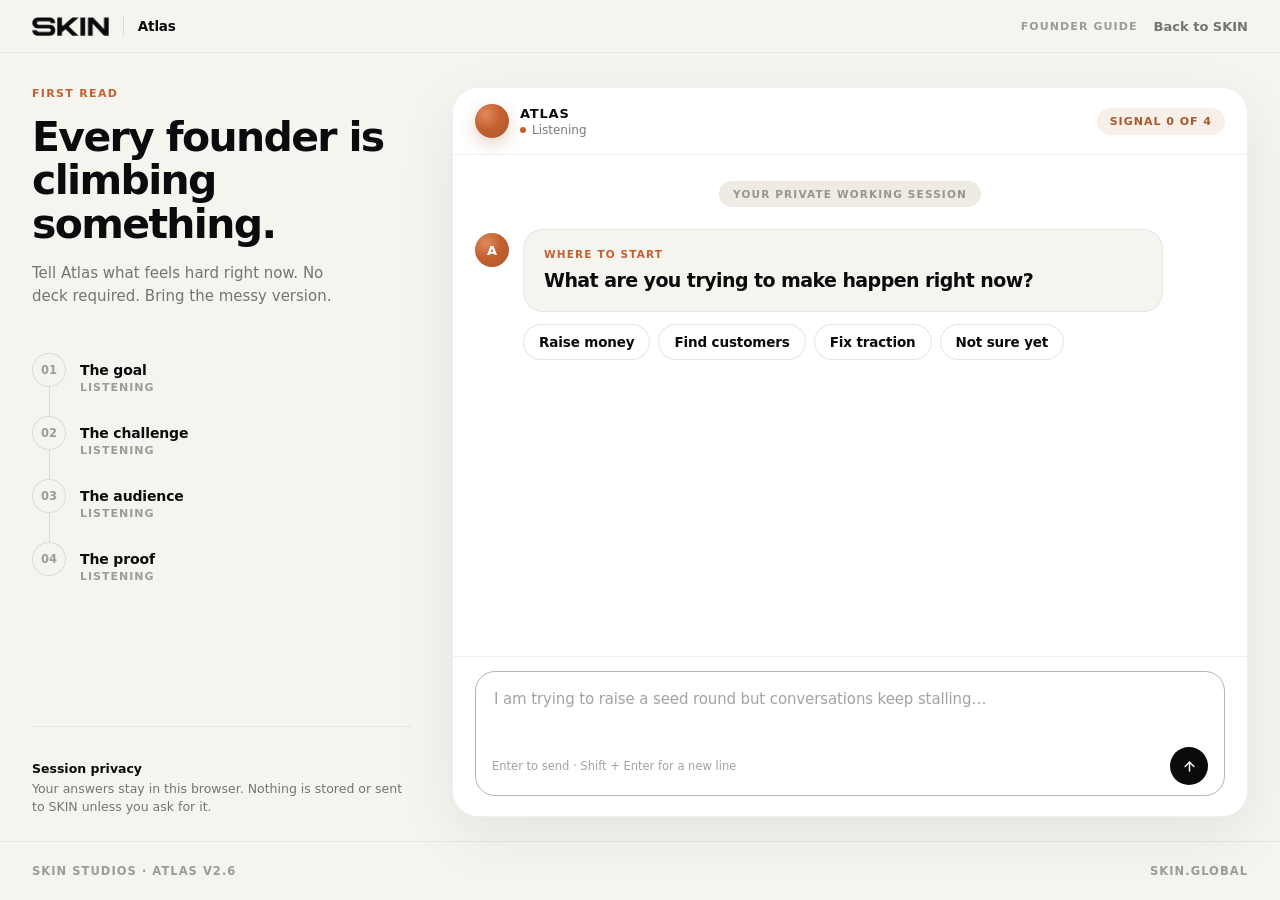
<file: atlas.html>
<!DOCTYPE html>
<html lang="en">
<head>
<meta charset="UTF-8" />
<meta name="viewport" content="width=device-width, initial-scale=1, viewport-fit=cover" />
<title>Atlas | SKIN</title>
<meta name="description" content="Three minutes with Atlas. Say what feels hard, and get a First Read from SKIN." />
<link rel="icon" type="image/png" href="skin-favicon.png" />
<link rel="apple-touch-icon" href="skin-favicon.png" />
<!-- SKIN · Atlas · v2.6 -->
<style>
:root{
  --obsidian:#0B0B0D;
  --obsidian-soft:#16161A;
  --bone:#F6F4EF;
  --bone-2:#EFEBE2;
  --paper:#FFFFFF;
  --sand:#CFC6B6;
  --copper:#C4602F;
  --copper-deep:#A65A2A;
  --copper-tint:rgba(196,96,47,.10);
  --ink-70:rgba(11,11,13,.7);
  --ink-55:rgba(11,11,13,.55);
  --ink-38:rgba(11,11,13,.38);
  --line:rgba(11,11,13,.10);
  --line-soft:rgba(11,11,13,.06);
  --shadow:0 18px 60px rgba(11,11,13,.07);
}
*{box-sizing:border-box}
html,body{height:100%}
body{
  margin:0;background:var(--bone);color:var(--obsidian);
  font-family:Inter,ui-sans-serif,system-ui,-apple-system,"Segoe UI",sans-serif;
  font-size:15px;-webkit-font-smoothing:antialiased;
}
button,textarea,input{font:inherit;color:inherit}
button{cursor:pointer;background:none;border:none;padding:0}
a{color:inherit}

.shell{display:flex;flex-direction:column;min-height:100svh}

/* ---------- topbar ---------- */
.topbar{
  flex:none;display:flex;align-items:center;justify-content:space-between;gap:16px;
  padding:16px 32px;border-bottom:1px solid var(--line-soft);
}
.tb-left{display:flex;align-items:center;gap:14px;min-width:0}
.tb-left img{height:19px;width:auto;display:block}
@media (prefers-contrast:more){.tb-left img{filter:contrast(1.15)}}
.tb-div{width:1px;height:20px;background:var(--line)}
.tb-left span{font-size:13.5px;font-weight:650;letter-spacing:-.01em}
.tb-right{display:flex;align-items:center;gap:16px}
.tb-meta{font-size:11px;font-weight:700;letter-spacing:.1em;text-transform:uppercase;color:var(--ink-38)}
.tb-link{font-size:13px;font-weight:600;color:var(--ink-55);text-decoration:none;transition:color .15s}
.tb-link:hover{color:var(--obsidian)}

/* ---------- conversation stage ---------- */
.stage{flex:1;display:grid;grid-template-columns:minmax(300px,380px) 1fr;gap:40px;padding:34px 32px 32px;max-width:1420px;width:100%;margin:0 auto}
.stage.gone{display:none}

/* left rail */
.rail{display:flex;flex-direction:column;min-width:0}
.rail-kicker{font-size:11px;font-weight:750;letter-spacing:.12em;text-transform:uppercase;color:var(--copper);margin-bottom:16px}
.rail h1{margin:0;font-size:clamp(30px,3.2vw,42px);line-height:1.06;letter-spacing:-.04em;font-weight:700}
.rail-sub{margin:16px 0 0;font-size:15px;line-height:1.55;color:var(--ink-55);max-width:330px}

.track{margin-top:44px;display:flex;flex-direction:column}
.node{display:grid;grid-template-columns:34px 1fr;gap:14px;padding-bottom:22px;position:relative}
.node:last-child{padding-bottom:0}
.node::before{
  content:"";position:absolute;left:17px;top:34px;bottom:0;width:1px;background:var(--line);
}
.node:last-child::before{display:none}
.dot{
  width:34px;height:34px;border-radius:50%;border:1px solid var(--line);
  display:flex;align-items:center;justify-content:center;
  font-size:11.5px;font-weight:750;color:var(--ink-38);
  background:var(--bone);transition:background .3s ease,color .3s ease,border-color .3s ease;
}
.node.on .dot{background:var(--copper);border-color:var(--copper);color:#fff}
.node b{display:block;font-size:14px;font-weight:650;letter-spacing:-.01em;line-height:34px}
.node small{display:block;font-size:11px;font-weight:700;letter-spacing:.09em;text-transform:uppercase;color:var(--ink-38);margin-top:-6px}
.node.on small{color:var(--copper-deep)}
.node p{margin:6px 0 0;font-size:13.5px;line-height:1.45;color:var(--ink-70);display:none}
.node.on p{display:block;animation:rise .35s ease}

.rail-foot{margin-top:auto;padding-top:34px;border-top:1px solid var(--line-soft)}
.rail-foot b{display:block;font-size:12.5px;font-weight:650;margin-bottom:4px}
.rail-foot p{margin:0;font-size:12.5px;line-height:1.5;color:var(--ink-55)}

/* right panel */
.panel{
  background:var(--paper);border:1px solid var(--line-soft);border-radius:26px;
  box-shadow:var(--shadow);display:flex;flex-direction:column;min-width:0;
  height:calc(100svh - 150px);min-height:520px;
}
.panel-head{
  flex:none;display:flex;align-items:center;justify-content:space-between;gap:12px;
  padding:16px 22px;border-bottom:1px solid var(--line-soft);
}
.ph-left{display:flex;align-items:center;gap:11px}
.orb{
  width:34px;height:34px;border-radius:50%;flex:none;
  background:radial-gradient(circle at 32% 30%, #E08A5C, var(--copper) 46%, var(--copper-deep));
  box-shadow:0 6px 16px rgba(166,90,42,.28);
}
.ph-left b{display:block;font-size:13px;font-weight:750;letter-spacing:.06em;text-transform:uppercase}
.ph-left span{display:flex;align-items:center;gap:6px;font-size:12px;color:var(--ink-55);margin-top:2px}
.live{width:6px;height:6px;border-radius:50%;background:var(--copper);animation:pulse 2.2s ease infinite}
@keyframes pulse{0%,100%{opacity:1}50%{opacity:.3}}
.counter{
  font-size:11px;font-weight:750;letter-spacing:.09em;text-transform:uppercase;
  background:var(--copper-tint);color:var(--copper-deep);
  border-radius:999px;padding:7px 13px;white-space:nowrap;
}

.feed{flex:1;overflow-y:auto;padding:26px 22px 10px;scroll-behavior:smooth}
.feed-inner{max-width:760px;margin:0 auto}
.session{
  display:block;width:max-content;margin:0 auto 22px;
  font-size:10.5px;font-weight:750;letter-spacing:.11em;text-transform:uppercase;color:var(--ink-38);
  background:var(--bone-2);border-radius:999px;padding:7px 14px;
}

.turn{margin:22px 0;animation:rise .32s ease}
@keyframes rise{from{opacity:0;transform:translateY(8px)}to{opacity:1;transform:none}}
.turn.atlas{display:grid;grid-template-columns:34px 1fr;gap:14px}
.av{
  width:34px;height:34px;border-radius:50%;flex:none;margin-top:4px;
  background:radial-gradient(circle at 32% 30%, #E08A5C, var(--copper) 46%, var(--copper-deep));
  color:#fff;display:flex;align-items:center;justify-content:center;font-size:13px;font-weight:750;
}
.card{
  background:var(--bone);border:1px solid var(--line-soft);border-radius:20px;
  padding:18px 20px;max-width:640px;
}
.card .kick{display:block;font-size:10.5px;font-weight:750;letter-spacing:.11em;text-transform:uppercase;color:var(--copper);margin-bottom:8px}
.card .say{margin:0;font-size:19px;line-height:1.34;letter-spacing:-.03em;font-weight:600;white-space:pre-wrap}
.turn.user{display:flex;justify-content:flex-end;align-items:flex-start;gap:12px}
.turn.user .bub{
  background:var(--obsidian);color:var(--bone);border-radius:18px;padding:14px 19px;
  max-width:78%;font-size:19px;line-height:1.4;letter-spacing:-.015em;white-space:pre-wrap;
}
.you{
  width:34px;height:34px;border-radius:50%;flex:none;background:var(--bone-2);
  display:flex;align-items:center;justify-content:center;
  font-size:9.5px;font-weight:800;letter-spacing:.06em;color:var(--ink-55);
}
.chips{display:grid;grid-template-columns:34px 1fr;gap:14px;margin:-10px 0 22px;animation:rise .3s ease}
.chips-row{display:flex;flex-wrap:wrap;gap:8px}
.chip{border:1px solid var(--line);background:var(--paper);border-radius:999px;padding:9px 15px;font-size:13.5px;font-weight:600;letter-spacing:-.01em;color:var(--obsidian);transition:border-color .15s ease,background .15s ease,transform .12s ease}
.chip:hover{border-color:var(--copper);background:var(--copper-tint);transform:translateY(-1px)}
.wait{display:grid;grid-template-columns:34px 1fr;gap:14px;margin:22px 0}
.wait-label{display:block;font-size:15px;line-height:1.5;letter-spacing:-.01em;color:var(--ink-55);margin:6px 0 2px}
.wait i{display:inline-block;width:8px;height:8px;border-radius:50%;background:var(--copper);opacity:.3;animation:blink 1.1s infinite;margin:14px 4px 0 0}
.wait i:nth-child(2){animation-delay:.16s}.wait i:nth-child(3){animation-delay:.32s}
@keyframes blink{0%,70%,100%{opacity:.25}35%{opacity:1}}

.composer{flex:none;padding:14px 22px 20px;border-top:1px solid var(--line-soft)}
.box{
  border:1px solid var(--line);border-radius:20px;padding:14px 16px 10px;
  transition:border-color .15s ease;max-width:760px;margin:0 auto;
}
.box:focus-within{border-color:rgba(11,11,13,.3)}
.box textarea{
  width:100%;border:none;outline:none;background:transparent;resize:none;
  font-size:15px;line-height:1.5;letter-spacing:-.008em;max-height:130px;
}
.box textarea::placeholder{color:var(--ink-38)}
.box-foot{display:flex;align-items:center;justify-content:space-between;gap:12px;margin-top:8px}
.hint{font-size:11.5px;color:var(--ink-38)}
.send{
  width:38px;height:38px;border-radius:50%;background:var(--obsidian);color:var(--bone);
  display:flex;align-items:center;justify-content:center;transition:transform .12s ease,opacity .15s ease;
}
.send:hover{transform:translateY(-1px)}
.send:disabled{opacity:.25;transform:none;cursor:default}
.send svg{width:15px;height:15px}

/* ---------- report ---------- */
.report{display:none;padding:44px 32px 72px;max-width:1240px;margin:0 auto;width:100%}
.report.show{display:block;animation:rise .45s ease}
.rep-kick{font-size:11px;font-weight:750;letter-spacing:.12em;text-transform:uppercase;color:var(--copper)}
.rep-top{display:flex;align-items:flex-start;justify-content:space-between;gap:40px;margin-top:14px}
.rep-top h1{margin:0;font-size:clamp(32px,4.4vw,56px);line-height:1.02;letter-spacing:-.045em;font-weight:700;max-width:760px}
.score{
  flex:none;width:150px;height:150px;border-radius:50%;background:var(--copper-tint);
  border:1px solid rgba(196,96,47,.25);
  display:flex;flex-direction:column;align-items:center;justify-content:center;
}
.score b{font-size:46px;font-weight:700;letter-spacing:-.045em;line-height:1;color:var(--copper-deep)}
.score span{font-size:11px;font-weight:700;letter-spacing:.1em;color:var(--copper-deep);margin-top:6px;opacity:.75}

.grid2{display:grid;grid-template-columns:minmax(0,.85fr) minmax(0,1.15fr);gap:22px;margin-top:38px}
.dark{background:var(--obsidian);color:var(--bone);border-radius:24px;padding:32px 30px;display:flex;flex-direction:column}
.dark .tag{display:inline-flex;align-items:center;gap:8px;font-size:11px;font-weight:750;letter-spacing:.1em;text-transform:uppercase;color:rgba(246,244,239,.6)}
.dark .tag i{width:7px;height:7px;border-radius:50%;background:var(--copper)}
.dark .lede{margin:20px 0 0;font-size:23px;line-height:1.3;letter-spacing:-.03em;font-weight:600}
.dark .split{margin-top:auto;padding-top:26px;border-top:1px solid rgba(246,244,239,.14)}
.dark .split small{display:block;font-size:10.5px;font-weight:750;letter-spacing:.11em;text-transform:uppercase;color:rgba(246,244,239,.5);margin-bottom:8px}
.dark .split p{margin:0;font-size:14.5px;line-height:1.55;color:rgba(246,244,239,.9)}
.dark .disc{margin:16px 0 0;font-size:12px;line-height:1.5;color:rgba(246,244,239,.45)}

.white{background:var(--paper);border:1px solid var(--line-soft);border-radius:24px;padding:30px;box-shadow:var(--shadow)}
.white-head{display:flex;align-items:center;justify-content:space-between;gap:14px;margin-bottom:6px}
.white-head .rep-kick{margin:0}
.white h2{margin:6px 0 26px;font-size:27px;letter-spacing:-.035em;font-weight:650}
.bar{margin-bottom:22px}
.bar:last-child{margin-bottom:0}
.bar-top{display:flex;align-items:baseline;justify-content:space-between;gap:16px}
.bar-top b{font-size:15px;font-weight:650;letter-spacing:-.015em}
.bar-top i{font-style:normal;font-size:22px;font-weight:650;letter-spacing:-.03em}
.bar p{margin:2px 0 9px;font-size:12.5px;color:var(--ink-55)}
.bar-line{height:6px;border-radius:99px;background:var(--bone-2);overflow:hidden}
.bar-fill{height:100%;border-radius:99px;background:linear-gradient(90deg,var(--copper-deep),var(--copper));width:0;transition:width .9s cubic-bezier(.2,.8,.2,1)}

.sec{margin-top:56px}
.sec-head{display:flex;align-items:flex-end;justify-content:space-between;gap:40px;flex-wrap:wrap}
.sec-head h2{margin:10px 0 0;font-size:clamp(26px,3vw,36px);letter-spacing:-.04em;font-weight:700}
.sec-head p{margin:0;font-size:14.5px;line-height:1.55;color:var(--ink-55);max-width:380px}

.reads{display:grid;grid-template-columns:repeat(3,1fr);gap:20px;margin-top:26px}
.read{background:var(--paper);border:1px solid var(--line-soft);border-radius:20px;padding:24px}
.read small{display:block;font-size:10.5px;font-weight:750;letter-spacing:.11em;text-transform:uppercase;color:var(--ink-38);margin-bottom:10px}
.read p{margin:0;font-size:15px;line-height:1.6}
.read ul{margin:0;padding-left:18px}
.read li{margin:6px 0;font-size:15px;line-height:1.5}

.moves{display:grid;grid-template-columns:repeat(3,1fr);gap:20px;margin-top:26px}
.move{border-radius:22px;padding:26px;min-height:230px;display:flex;flex-direction:column}
.move:nth-child(1){background:#E9EAE4}
.move:nth-child(2){background:#F2E3D3}
.move:nth-child(3){background:#E6E1E9}
.move-top{display:flex;align-items:center;justify-content:space-between;gap:12px}
.move-num{width:34px;height:34px;border-radius:50%;border:1px solid rgba(11,11,13,.2);display:flex;align-items:center;justify-content:center;font-size:11.5px;font-weight:750}
.move-tag{font-size:10.5px;font-weight:750;letter-spacing:.11em;text-transform:uppercase;color:var(--ink-55)}
.move h3{margin:auto 0 10px;font-size:23px;line-height:1.15;letter-spacing:-.035em;font-weight:650}
.move p{margin:0;font-size:14px;line-height:1.55;color:var(--ink-70)}

.paths{background:var(--paper);border:1px solid var(--line-soft);border-radius:24px;padding:34px 30px;margin-top:26px;box-shadow:var(--shadow)}
.paths .lead{display:grid;grid-template-columns:minmax(0,1fr) minmax(0,1.25fr);gap:34px;align-items:start}
.paths h2{margin:8px 0 0;font-size:30px;letter-spacing:-.04em;font-weight:700}
.paths .why{margin:14px 0 0;font-size:15px;line-height:1.6;color:var(--ink-70)}
.opts{display:flex;flex-direction:column;gap:12px}
.opt{
  display:flex;align-items:center;justify-content:space-between;gap:18px;
  border:1px solid var(--line);border-radius:16px;padding:18px 20px;text-decoration:none;
  transition:border-color .15s ease,background .15s ease,transform .12s ease;
}
.opt:hover{border-color:rgba(11,11,13,.3);background:var(--bone);transform:translateY(-1px)}
.opt.pick{border-color:var(--copper);background:var(--copper-tint)}
.opt b{display:block;font-size:15.5px;font-weight:650;letter-spacing:-.015em}
.opt span{display:block;font-size:13px;line-height:1.45;color:var(--ink-55);margin-top:3px}
.opt .price{flex:none;font-size:13.5px;font-weight:700;white-space:nowrap}
.review{margin:22px 0 0;padding-top:20px;border-top:1px solid var(--line-soft);font-size:13px;line-height:1.55;color:var(--ink-55)}

.gaps{margin:22px 0 0;padding:18px 20px;background:var(--bone);border:1px solid var(--line-soft);border-radius:16px}
.gaps small{display:block;font-size:10.5px;font-weight:750;letter-spacing:.11em;text-transform:uppercase;color:var(--ink-38);margin-bottom:9px}
.gaps ul{margin:0;padding-left:17px}
.gaps li{margin:5px 0;font-size:14px;line-height:1.5;color:var(--ink-70)}
.rep-actions{display:flex;gap:14px;flex-wrap:wrap;justify-content:center;margin-top:44px}
.btn{
  display:inline-flex;align-items:center;gap:11px;border-radius:999px;padding:15px 26px;
  font-size:14.5px;font-weight:650;letter-spacing:-.01em;text-decoration:none;
  transition:transform .12s ease,opacity .15s ease;
}
.btn:hover{transform:translateY(-1px)}
.btn-dark{background:var(--obsidian);color:var(--bone)}
.btn-ghost{border:1px solid var(--line);color:var(--obsidian)}
.btn-dark .pip{width:26px;height:26px;border-radius:50%;background:var(--copper);display:flex;align-items:center;justify-content:center;font-size:12px}

/* footer */
.foot{
  flex:none;display:flex;align-items:center;justify-content:space-between;gap:20px;flex-wrap:wrap;
  padding:22px 32px;border-top:1px solid var(--line-soft);
  font-size:11.5px;font-weight:700;letter-spacing:.09em;text-transform:uppercase;color:var(--ink-38);
}
.foot a{text-decoration:none;color:inherit}
.foot a:hover{color:var(--obsidian)}

/* ---------- viewport lock: conversation fits the screen, no page scroll ---------- */
@media (min-width:1041px){
  body.is-chat{overflow:hidden}
  body.is-chat .shell{height:100svh;min-height:0}
  body.is-chat .stage{min-height:0;grid-template-rows:minmax(0,1fr);padding-bottom:24px}
  body.is-chat .panel{height:auto;min-height:0}
  body.is-chat .rail{min-height:0;overflow-y:auto;scrollbar-width:thin}
}

@media (max-width:1040px){
  .stage{grid-template-columns:1fr;gap:26px;padding:26px 20px}
  .panel{height:auto;min-height:560px}
  .rail h1{font-size:32px}
  .rail-sub{max-width:none}
  .track{margin-top:28px}
  .rail-foot{margin-top:26px}
  .grid2{grid-template-columns:1fr}
  .reads,.moves{grid-template-columns:1fr}
  .paths .lead{grid-template-columns:1fr}
  .rep-top{flex-direction:column;gap:24px}
  .score{width:118px;height:118px}
  .score b{font-size:38px}
  .report{padding:32px 20px 60px}
  .topbar{padding:14px 20px}
  .foot{padding:20px}
}
@media (prefers-reduced-motion:reduce){*{animation:none!important;transition:none!important}}
</style>
</head>
<body class="is-chat">
<div class="shell">

  <header class="topbar">
    <div class="tb-left">
      <a href="index.html" aria-label="SKIN home"><img src="skin-wordmark.png" alt="SKIN" width="1325" height="328" /></a>
      <div class="tb-div"></div>
      <span>Atlas</span>
    </div>
    <div class="tb-right">
      <span class="tb-meta">Founder guide</span>
      <a class="tb-link" href="index.html">Back to SKIN</a>
    </div>
  </header>

  <!-- conversation -->
  <main class="stage" id="stage">
    <aside class="rail">
      <div class="rail-kicker">First read</div>
      <h1>Every founder is climbing something.</h1>
      <p class="rail-sub">Tell Atlas what feels hard right now. No deck required. Bring the messy version.</p>

      <div class="track" id="track">
        <div class="node" data-k="goal">
          <div class="dot">01</div>
          <div>
            <b>The goal</b>
            <small id="s-goal">Listening</small>
            <p id="p-goal"></p>
          </div>
        </div>
        <div class="node" data-k="challenge">
          <div class="dot">02</div>
          <div>
            <b>The challenge</b>
            <small id="s-challenge">Listening</small>
            <p id="p-challenge"></p>
          </div>
        </div>
        <div class="node" data-k="audience">
          <div class="dot">03</div>
          <div>
            <b>The audience</b>
            <small id="s-audience">Listening</small>
            <p id="p-audience"></p>
          </div>
        </div>
        <div class="node" data-k="proof">
          <div class="dot">04</div>
          <div>
            <b>The proof</b>
            <small id="s-proof">Listening</small>
            <p id="p-proof"></p>
          </div>
        </div>
      </div>

      <div class="rail-foot">
        <b>Session privacy</b>
        <p>Your answers stay in this browser. Nothing is stored or sent to SKIN unless you ask for it.</p>
      </div>
    </aside>

    <section class="panel">
      <div class="panel-head">
        <div class="ph-left">
          <div class="orb"></div>
          <div>
            <b>Atlas</b>
            <span><i class="live"></i> Listening</span>
          </div>
        </div>
        <div class="counter" id="counter">Signal 0 of 4</div>
      </div>

      <div class="feed" id="feed">
        <div class="feed-inner" id="feedInner">
          <span class="session">Your private working session</span>
        </div>
      </div>

      <div class="composer">
        <div class="box">
          <textarea id="input" rows="2" placeholder="I am trying to raise a seed round but conversations keep stalling…" aria-label="Message Atlas"></textarea>
          <div class="box-foot">
            <span class="hint">Enter to send · Shift + Enter for a new line</span>
            <button class="send" id="sendBtn" type="button" aria-label="Send">
              <svg viewBox="0 0 24 24" fill="none" stroke="currentColor" stroke-width="2.4" stroke-linecap="round" stroke-linejoin="round"><path d="M12 19V5"/><path d="M5 12l7-7 7 7"/></svg>
            </button>
          </div>
        </div>
      </div>
    </section>
  </main>

  <!-- report -->
  <main class="report" id="report"></main>

  <footer class="foot">
    <span data-version>SKIN Studios · Atlas v2.6</span>
    <a href="index.html">skin.global</a>
  </footer>
</div>

<script>
/* SKIN · Atlas · v2.6 */
const VERSION = "2.6";
document.querySelectorAll("[data-version]").forEach(function (el) { el.textContent = "SKIN Studios \u00b7 Atlas v" + VERSION; });

const CHECKOUT = {
  fundable: "https://buy.stripe.com/28E28sdk7fBQ7yn1oYfrW02",
  pulse: "https://buy.stripe.com/5kQ4gAa7V9ds2e39VufrW03"
};

const SYSTEM_PROMPT = `You are Atlas, the founder guide for SKIN Studios. You are a sharp, experienced operator having a real conversation with a founder about their business. You are not a chatbot, an intake form, or an assessment tool. Never describe yourself as an AI. Never run a script.

THE MOST IMPORTANT RULE:
A founder talking to you is often tired, uncertain, and carrying this alone. They need to feel heard before they can be challenged. Every message you send does two jobs in this order: first receive what they said, then move the conversation. If you skip the first job, you are interrogating them, and the conversation is worthless no matter how sharp your questions are.

You are still honest. You still name gaps between what a founder believes and what they can prove. That honesty is the entire value of talking to you. But honesty lands only when the person feels understood first. Warm and direct are not opposites.

RHYTHM, THIS IS NOT OPTIONAL:
- Start most messages by receiving what they just said. A short reflection, in their words, not a compliment. Not "great answer". Something like "So the deck is done and the conversations are not converting." One sentence is enough.
- One question at most per message. Never two.
- Roughly every third message should contain no question at all. Just an observation, or naming what you are noticing, and let them respond to it. Silence and space are tools. Every no-question message MUST carry reaction chips (see SHORTCUTS) so the founder always has a one-tap way to respond to the observation.
- Never fire consecutive questions with no acknowledgment between them. If your last two messages were both questions, this one starts with an observation.
- Invite, do not demand. "I am curious what happened after that" rather than "What did they commit to?" Nudge, never force.
- If a founder says they do not know, or admits something hard, or sounds deflated: that is the moment to slow down completely. Acknowledge that it is a real admission. Tell them plainly that not knowing is useful information, not a failure. Then either sit with it or ask something gentler and more concrete. Never push harder immediately after an admission.
- 1 to 4 sentences per message. Never a wall of text.
- Never use em dashes. Never promise funding, customers, revenue, growth, or success.

HOW TO CHALLENGE WITHOUT INTERROGATING:
When you notice a gap between belief and evidence, name it once, kindly, as an observation about the situation rather than a verdict on the founder. Then give them room.
Good: "Right now the evidence is a few conversations and no commitments yet. That gap is probably what investors are picking up on too."
Bad: "Compliments are not conviction. What did they actually commit to?"
The judgment is identical. The first one lands, the second one wounds. Say the true thing, and say it like you are on their side, because you are.

WHAT YOU ARE LEARNING:
Across the conversation, come to understand five things:
- goal: what they are trying to make happen right now
- challenge: what feels hardest or most unclear
- audience: who has to believe it for the next move to work
- proof: what verified evidence actually exists
- timeline: what pressure or deadline they are working against
Learn these by following their thread, not by working through a list. If one answer gives you three of them, never ask about those again. The best next question is usually hiding in their last sentence.

WHEN TO CLOSE, THIS MATTERS AS MUCH AS THE TONE:
This conversation should take a founder about ninety seconds. Past that they lose patience and the value evaporates. Be ruthless about brevity.
Close after 4 to 6 founder turns. Close as soon as you have the goal, the challenge, and a rough sense of the evidence, even if other things are still unclear. Do not keep going to fill empty slots. An honest partial read delivered quickly beats a complete one nobody waited for, and gaps are useful information for the report.
Bias hard toward closing early. If you are unsure whether to ask one more question or close, close.
To close: reflect back what you heard in 2 or 3 sentences, warmly, and ask if you got it right. When they confirm, tell them you have what you need for a first read, and set ready_for_first_read to true on that message. Never go past 7 founder turns under any circumstances.

SKIN JUDGMENT PRINCIPLES (hold these silently, never quote them at the founder):
- Evidence over belief. What is verified, not what the deck claims.
- Founders systematically mis-stage themselves upward. Form a quiet stage read from traction evidence, not their label.
- "Do nothing" is often the strongest competitor.
- Compliments are not conviction. Pilots are not customers. A term sheet is not money.
- Packaging is not proof. If the founder is polishing documents instead of generating evidence, that is likely the blocker.
These are your internal lens. Translate them into plain, kind language before anything reaches the founder. Never use them as labels pointed at the person.

KICKERS:
Each message carries a short label. It must sound like a supportive human marker, never a verdict or a command.
Use labels like: WHERE TO START · HEARD · STAYING WITH THIS · WORTH SITTING WITH · THE HONEST PART · GETTING CLEARER · ONE MORE THREAD · WHAT I AM NOTICING · NO RUSH · WHERE THIS LANDS
Never use labels like: COMPLIMENTS ARE NOT CONVICTION · NAME THE GAP · GET SPECIFIC · LOOK FOR EVIDENCE · PROVE IT
If a label would feel like a judgment stamped above the founder's head, choose a different one.

SHORTCUTS:
When your question has a small set of obvious answers, offer them as tappable options so the founder does not have to type. Use them for categorical questions only: funding stage, whether they are raising, rough timeline, who the audience is, yes or no confirmations.
Never offer options for open questions about their situation, their story, or how something feels. Those must stay open. If in doubt, no options.
At most 4 options, each 1 to 3 words. Roughly one message in four should carry them, never two messages in a row. The founder can always ignore them and type instead.

REACTION CHIPS, for messages with no question:
When a message ends on an observation instead of a question, it MUST include 2 or 3 reaction chips so the conversation never stalls. Write them from what you just observed, not from a template. Cover three moves: one that confirms the observation, one that pushes back on it, one that opens the door to more. Examples of the shape, not the words: "That's exactly it" / "Not quite" / "There's more". 2 to 4 plain words each, in the founder's voice, no punctuation beyond an apostrophe. Reaction chips do not count toward the never-two-in-a-row rule or the one-in-four rhythm.

OUTPUT FORMAT. Respond ONLY with valid JSON, no markdown fences, no other text:
{
  "kicker": "2 to 4 word supportive label in caps",
  "reply": "your message to the founder",
  "chips": [] or ["up to 4 short tappable answers, only for categorical questions"],
  "ready_for_first_read": false,
  "signal": {
    "goal": null or "short phrase",
    "challenge": null or "short phrase",
    "audience": null or "short phrase",
    "proof": null or "short phrase",
    "timeline": null or "short phrase",
    "stage_read": null or "honest stage read, e.g. 'Pre-seed evidence, Seed framing'",
    "blocker_hypothesis": null or "one sharp sentence"
  }
}
Fill a signal field only once you actually know it. Keep each under 12 words. Update cumulatively. Never mention the signal or the JSON to the founder.`;

const REPORT_PROMPT = `You are the SKIN Studios engine drafting a first read from an Atlas intake conversation. Follow SKIN doctrine: evidence over belief, name the primary constraint first, every verdict ends with a liftable path. Short sentences. No em dashes. No hype. Direct but never cruel. Never promise funding, customers, revenue, or success. Make the difference between evidence, inference, and missing information visible.

This is a first read drawn from a short conversation, not a full diagnostic. Be honest about what the conversation did not cover. Gaps are useful information, not failures.

Tone: the founder just spoke openly to you. Write like someone who listened and is on their side, and who respects them enough to be straight. Warm and direct at the same time.

Scores are a view of how clearly the situation can be evidenced and tested today. They are not a grade, a rating, or a prediction. Score honestly: most early founders land between 40 and 70.

Respond ONLY with valid JSON, no fences, and keep every field terse:
{
  "headline": "5 to 9 words, plain language, names the situation. Sentence case.",
  "readiness": 0 to 100 integer,
  "stage_label": "2 to 4 words, e.g. Early exploration, Pre-seed evidence, Seed ready",
  "lede": "2 sentences. The honest core of the read, said kindly.",
  "quote": "the founder's own goal in their words, under 15 words",
  "scores": [
    {"name":"Goal clarity","q":"Is the next move specific?","v":0-100},
    {"name":"Evidence strength","q":"Is there proof beyond opinion?","v":0-100},
    {"name":"Audience precision","q":"Is the person who must believe it named?","v":0-100},
    {"name":"Testability","q":"Can the riskiest assumption be tested soon?","v":0-100}
  ],
  "heard": "2 sentences. What SKIN heard, in the founder's terms. This should feel like being listened to.",
  "blocker": "2 sentences. The single likely primary constraint, named plainly and without blame.",
  "missing": ["3 short items, the specific evidence that does not exist yet"],
  "gaps": ["0 to 3 short items, what the conversation did not get to, phrased plainly, e.g. 'We did not get to who has to believe this.' Empty array if the conversation covered everything."],
  "moves": [
    {"tag":"FOCUS","title":"3 to 5 words","body":"1 to 2 sentences, concrete and doable in days"},
    {"tag":"PROOF","title":"3 to 5 words","body":"1 to 2 sentences"},
    {"tag":"ACTION","title":"3 to 5 words","body":"1 to 2 sentences"}
  ],
  "path": "fundable|pulse|live",
  "path_why": "2 sentences on why this SKIN path fits, plain terms."
}
Choose fundable if they are actively raising in the next 12 months. Choose pulse if the question is company health, drift, or general direction. Choose live if the situation is nuanced, sensitive, or unclear.`;

const OPENER = {
  kicker: "WHERE TO START",
  reply: "What are you trying to make happen right now?",
  chips: ["Raise money", "Find customers", "Fix traction", "Not sure yet"],
  ready_for_first_read: false,
  signal: {}
};

/* ---------- state ---------- */
let history = [];
let busy = false;
let latest = {};
let captured = 0;

const feed = document.getElementById('feed');
const feedInner = document.getElementById('feedInner');
const inputEl = document.getElementById('input');
const sendBtn = document.getElementById('sendBtn');
const counter = document.getElementById('counter');

const KEYS = ['goal','challenge','audience','proof'];

/* ---------- ui ---------- */
function down(){ feed.scrollTop = feed.scrollHeight; }

function addAtlas(kicker, text){
  const el = document.createElement('div');
  el.className = 'turn atlas';
  el.innerHTML = '<div class="av">A</div><div class="card"><span class="kick"></span><p class="say"></p></div>';
  el.querySelector('.kick').textContent = kicker || 'ATLAS';
  el.querySelector('.say').textContent = text;
  feedInner.appendChild(el);
  down();
}
function addUser(text){
  const el = document.createElement('div');
  el.className = 'turn user';
  const b = document.createElement('div');
  b.className = 'bub';
  b.textContent = text;
  const y = document.createElement('div');
  y.className = 'you';
  y.textContent = 'YOU';
  el.appendChild(b); el.appendChild(y);
  feedInner.appendChild(el);
  down();
}
function clearChips(){ const c = document.getElementById('chips'); if (c) c.remove(); }

function showChips(list){
  clearChips();
  if (!Array.isArray(list) || !list.length) return;
  const wrap = document.createElement('div');
  wrap.className = 'chips'; wrap.id = 'chips';
  const spacer = document.createElement('div');
  const row = document.createElement('div');
  row.className = 'chips-row';
  list.slice(0,4).forEach(label => {
    const b = document.createElement('button');
    b.type = 'button'; b.className = 'chip'; b.textContent = label;
    b.addEventListener('click', () => send(label));
    row.appendChild(b);
  });
  wrap.appendChild(spacer); wrap.appendChild(row);
  feedInner.appendChild(wrap);
  down();
}

function wait(on, label){
  const old = document.getElementById('wait');
  if (old) old.remove();
  if (!on) return;
  const el = document.createElement('div');
  el.className = 'wait'; el.id = 'wait';
  el.innerHTML = label
    ? '<div class="av">A</div><div><span class="wait-label"></span><i></i><i></i><i></i></div>'
    : '<div class="av">A</div><div><i></i><i></i><i></i></div>';
  if (label) el.querySelector('.wait-label').textContent = label;
  feedInner.appendChild(el);
  down();
}

function applySignal(sig){
  if (!sig) return;
  latest = Object.assign({}, latest, sig);
  let n = 0;
  KEYS.forEach(k => {
    if (!latest[k]) return;
    n++;
    const node = document.querySelector('.node[data-k="' + k + '"]');
    if (node && !node.classList.contains('on')){
      node.classList.add('on');
      node.querySelector('.dot').textContent = '✓';
      document.getElementById('s-' + k).textContent = 'Captured';
    }
    document.getElementById('p-' + k).textContent = latest[k];
  });
  captured = n;
  counter.textContent = 'Signal ' + n + ' of 4';
}

/* ---------- api ---------- */
const PROXY = '/api/atlas';
const DIRECT = 'https://api.anthropic.com/v1/messages';
let endpoint = null;

function parseJSON(t){
  const c = t.replace(/```json|```/g,'').trim();
  return JSON.parse(c.slice(c.indexOf('{'), c.lastIndexOf('}') + 1));
}
async function post(url, system, messages){
  const r = await fetch(url, {
    method:'POST', headers:{'Content-Type':'application/json'},
    body: JSON.stringify({ model:'claude-sonnet-4-6', max_tokens:1000, system, messages })
  });
  if (!r.ok) throw new Error('HTTP ' + r.status);
  return r.json();
}
async function api(system, messages){
  let data;
  if (endpoint) data = await post(endpoint, system, messages);
  else {
    try { data = await post(PROXY, system, messages); endpoint = PROXY; }
    catch(e){ data = await post(DIRECT, system, messages); endpoint = DIRECT; }
  }
  return parseJSON(data.content.filter(b => b.type === 'text').map(b => b.text).join('\n'));
}

/* ---------- flow ---------- */
async function send(text){
  if (busy) return;
  const val = (text || '').trim();
  if (!val) return;
  const keep = val;
  busy = true; sendBtn.disabled = true;
  clearChips();
  addUser(val);
  inputEl.value = ''; autosize();
  history.push({ role:'user', content:val });
  wait(true);

  try{
    const out = await api(SYSTEM_PROMPT, history);
    wait(false);
    history.push({ role:'assistant', content: JSON.stringify(out) });
    addAtlas(out.kicker, out.reply);
    applySignal(out.signal);
    if (out.ready_for_first_read) await buildReport();
    else {
      let chips = Array.isArray(out.chips) ? out.chips : [];
      if (!chips.length && out.reply && out.reply.indexOf('?') === -1) {
        chips = ["That's exactly it", "Not quite", "There's more"];
      }
      showChips(chips);
    }
  }catch(err){
    wait(false);
    console.error('Atlas error:', err);
    addAtlas('ONE MOMENT', 'Something broke on my side and your last message did not reach me. It is back in the box below. Send it again and I will pick up where we were.');
    history.pop();
    inputEl.value = keep; autosize();
  }
  busy = false; sendBtn.disabled = false; inputEl.focus();
}

async function buildReport(){
  clearChips();
  wait(true, 'Hold tight while we create your first read.');
  try{
    const transcript = history.map(m => (m.role === 'user' ? 'Founder: ' : 'Atlas: ') + m.content).join('\n');
    const extra = 'Captured signal: ' + JSON.stringify(latest);
    const r = await api(REPORT_PROMPT, [{ role:'user', content:'Transcript:\n\n' + transcript + '\n\n' + extra + '\n\nDraft the First Read JSON now.' }]);
    wait(false);
    renderReport(r);
  }catch(err){
    wait(false);
    console.error('Report error:', err);
    addAtlas('ONE MOMENT', 'I have what I need, but the First Read draft did not come through. Say "try again" and I will run it once more.');
  }
}

function esc(s){ const d = document.createElement('div'); d.textContent = s == null ? '' : s; return d.innerHTML; }

function renderReport(r){
  const paths = {
    fundable: { name:'Fundable', price:'$49', desc:'Investor readiness diagnostic. Twenty signals, weighted by investor type, with deal killer detection.', href:CHECKOUT.fundable },
    pulse:    { name:'Pulse', price:'$29 / month', desc:'Ongoing company health diagnostic. Forty six signals across six dimensions, tracked over time.', href:CHECKOUT.pulse },
    live:     { name:'Talk it through live', price:'By request', desc:'A scoping conversation with a SKIN operator. Some situations are easier out loud.', href:'index.html#contact' }
  };
  const pick = paths[r.path] || paths.live;
  const order = [r.path === 'pulse' ? 'pulse' : 'fundable', r.path === 'pulse' ? 'fundable' : 'pulse', 'live'];

  const scores = (r.scores || []).map(s => `
    <div class="bar">
      <div class="bar-top"><b>${esc(s.name)}</b><i>${Number(s.v) || 0}</i></div>
      <p>${esc(s.q)}</p>
      <div class="bar-line"><div class="bar-fill" data-v="${Number(s.v) || 0}"></div></div>
    </div>`).join('');

  const missing = (r.missing || []).map(m => `<li>${esc(m)}</li>`).join('');

  const gapList = (r.gaps || []).filter(Boolean);
  const gapsBlock = gapList.length ? `
      <div class="gaps">
        <small>What this conversation did not get to</small>
        <ul>${gapList.map(g => `<li>${esc(g)}</li>`).join('')}</ul>
      </div>` : '';

  const moves = (r.moves || []).map((m, i) => `
    <div class="move">
      <div class="move-top"><div class="move-num">0${i + 1}</div><span class="move-tag">${esc(m.tag)}</span></div>
      <h3>${esc(m.title)}</h3>
      <p>${esc(m.body)}</p>
    </div>`).join('');

  const opts = order.map(k => {
    const p = paths[k];
    return `<a class="opt ${k === r.path ? 'pick' : ''}" href="${p.href}" ${p.href.startsWith('http') ? 'target="_blank" rel="noopener"' : ''}>
      <span><b>${p.name}</b><span>${p.desc}</span></span>
      <span class="price">${p.price}</span>
    </a>`;
  }).join('');

  document.getElementById('report').innerHTML = `
    <div class="rep-kick">Your first read</div>
    <div class="rep-top">
      <h1>${esc(r.headline)}</h1>
      <div class="score"><b>${Number(r.readiness) || 0}</b><span>/ 100</span></div>
    </div>

    <div class="grid2">
      <div class="dark">
        <span class="tag"><i></i> ${esc(r.stage_label)}</span>
        <p class="lede">${esc(r.lede)}</p>
        <div class="split">
          <small>What you came in with</small>
          <p>“${esc(r.quote)}”</p>
          <p class="disc">This is not a grade or a prediction. It is a view of how clearly your situation can be evidenced and tested today.</p>
        </div>
      </div>
      <div class="white">
        <div class="white-head"><span class="rep-kick">Signal map</span><span class="counter">Atlas readout</span></div>
        <h2>Where you stand</h2>
        ${scores}
      </div>
    </div>

    <div class="sec">
      <div class="sec-head">
        <div>
          <span class="rep-kick">The read</span>
          <h2>What we heard, and what is in the way</h2>
        </div>
        <p>Evidence is what exists. The blocker is inference. Missing proof is what has not been generated yet.</p>
      </div>
      <div class="reads">
        <div class="read"><small>What we heard</small><p>${esc(r.heard)}</p></div>
        <div class="read"><small>The likely blocker</small><p>${esc(r.blocker)}</p></div>
        <div class="read"><small>Missing proof</small><ul>${missing}</ul></div>
      </div>
    </div>

    <div class="sec">
      <div class="sec-head">
        <div>
          <span class="rep-kick">The next best moves</span>
          <h2>Three ways to make this stronger</h2>
        </div>
        <p>Focus on generating evidence before packaging it. These are sized to run in days, not quarters.</p>
      </div>
      <div class="moves">${moves}</div>
    </div>

    <div class="sec">
      <div class="paths">
        <div class="lead">
          <div>
            <span class="rep-kick">Get the full read</span>
            <h2>${pick.name}</h2>
            <p class="why">${esc(r.path_why)}</p>
            <p class="why">This first read is what a few minutes of conversation surfaced. The full read scores the signals a conversation cannot see, and comes back with the detail underneath each one.</p>
            ${gapsBlock}
          </div>
          <div class="opts">${opts}</div>
        </div>
        <p class="review">This is Atlas's early read. A SKIN operator reviews every read before an official version is issued. Nothing is sent automatically.</p>
      </div>
    </div>

    <div class="rep-actions">
      <a class="btn btn-dark" href="atlas.html">Start another conversation <span class="pip">↗</span></a>
      <button class="btn btn-ghost" onclick="window.print()">Print or save this read ↓</button>
    </div>
  `;

  document.body.classList.remove('is-chat');
  document.getElementById('stage').classList.add('gone');
  document.getElementById('report').classList.add('show');
  window.scrollTo({ top:0, behavior:'smooth' });
  setTimeout(() => {
    document.querySelectorAll('.bar-fill').forEach(el => { el.style.width = el.dataset.v + '%'; });
  }, 220);
}

/* ---------- wiring ---------- */
function autosize(){
  inputEl.style.height = 'auto';
  inputEl.style.height = Math.min(inputEl.scrollHeight, 130) + 'px';
}
inputEl.addEventListener('input', autosize);
inputEl.addEventListener('keydown', e => {
  if (e.key === 'Enter' && !e.shiftKey){ e.preventDefault(); send(inputEl.value); }
});
sendBtn.addEventListener('click', () => send(inputEl.value));

/* seed: the API needs a user turn first, so the opener is pre-seeded */
history.push({ role:'user', content:'(The founder just opened Atlas. Begin.)' });
history.push({ role:'assistant', content: JSON.stringify(OPENER) });
addAtlas(OPENER.kicker, OPENER.reply);
showChips(OPENER.chips);
inputEl.focus();
</script>
</body>
</html>
</file>
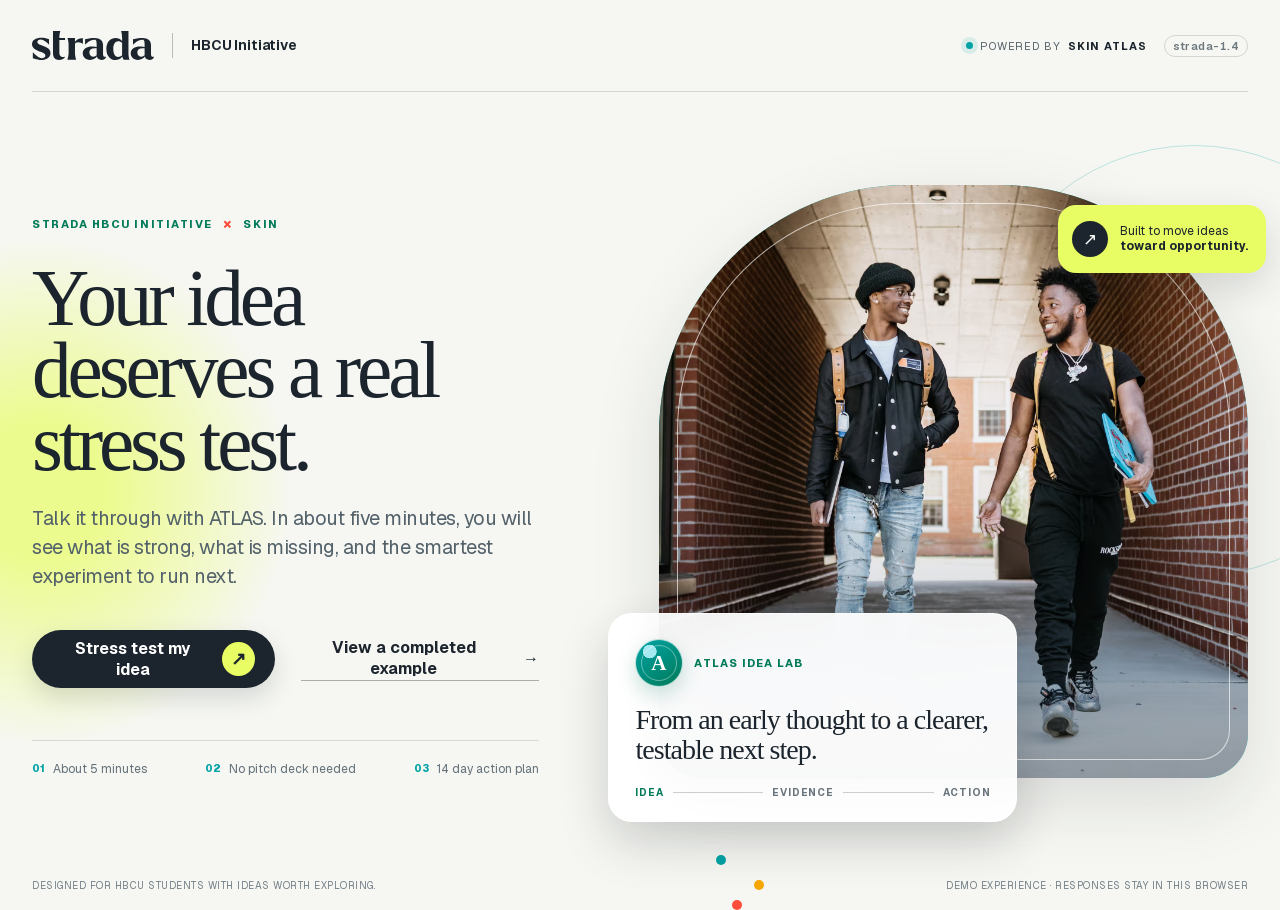
<file: strada.html>
<!DOCTYPE html>
<html lang="en">
<head>
<meta charset="UTF-8" />
<meta name="viewport" content="width=device-width, initial-scale=1, viewport-fit=cover" />
<title>ATLAS Idea Lab | Strada HBCU Initiative</title>
<meta name="description" content="A guided idea stress test for HBCU students, powered by SKIN ATLAS." />
<link rel="icon" href="strada-favicon.svg" />
<link rel="stylesheet" href="strada.css" />
<!-- SKIN · Strada Atlas · v1.4 -->
</head>
<body>

<!-- ============ WELCOME ============ -->
<main class="welcome-page screen is-on" id="screen-welcome">
  <header class="site-header">
    <div class="brand-lockup" aria-label="Strada HBCU Initiative">
      <img class="strada-logo" src="strada-logo.svg" alt="Strada" width="122" height="30" />
      <span class="brand-divider" aria-hidden="true"></span>
      <span class="initiative-name">HBCU Initiative</span>
    </div>
    <div class="powered-by"><span class="powered-dot" aria-hidden="true"></span> Powered by <strong>SKIN ATLAS</strong><span class="version-tag" data-version title="Build version">strada-1.2</span></div>
  </header>

  <section class="welcome-shell">
    <div class="welcome-copy">
      <div class="eyebrow">
        <span>Strada HBCU Initiative</span>
        <span aria-hidden="true">×</span>
        <span>SKIN</span>
      </div>

      <h1>Your idea deserves a real stress test.</h1>
      <p class="welcome-lede">Talk it through with ATLAS. In about five minutes, you will see what is strong, what is missing, and the smartest experiment to run next.</p>

      <div class="welcome-actions">
        <button class="primary-button" type="button" id="startBtn">Stress test my idea <span aria-hidden="true">↗</span></button>
        <button class="text-button" type="button" id="sampleBtn">View a completed example <span aria-hidden="true">→</span></button>
      </div>

      <div class="welcome-details" aria-label="Experience details">
        <span><i aria-hidden="true">01</i> About 5 minutes</span>
        <span><i aria-hidden="true">02</i> No pitch deck needed</span>
        <span><i aria-hidden="true">03</i> 14 day action plan</span>
      </div>
    </div>

    <div class="welcome-visual">
      <div class="photo-frame">
        <img src="strada-students.avif" alt="Two HBCU students walking together on campus" />
        <div class="photo-tint" aria-hidden="true"></div>
      </div>

      <div class="visual-card">
        <div class="visual-card-top">
          <span class="atlas-avatar" aria-label="ATLAS"><span>A</span></span>
          <span>ATLAS idea lab</span>
        </div>
        <p>From an early thought to a clearer, testable next step.</p>
        <div class="visual-path" aria-hidden="true">
          <span class="is-active">Idea</span><i></i><span>Evidence</span><i></i><span>Action</span>
        </div>
      </div>

      <div class="opportunity-tag">
        <span class="tag-mark" aria-hidden="true">↗</span>
        <span>Built to move ideas <strong>toward opportunity.</strong></span>
      </div>
    </div>
  </section>

  <footer class="welcome-footer">
    <span>Designed for HBCU students with ideas worth exploring.</span>
    <span>Demo experience · Responses stay in this browser</span>
  </footer>
</main>

<!-- ============ CHAT ============ -->
<main class="chat-page screen" id="screen-chat">
  <header class="site-header is-compact">
    <div class="brand-lockup" aria-label="Strada HBCU Initiative">
      <img class="strada-logo" src="strada-logo.svg" alt="Strada" width="122" height="30" />
      <span class="brand-divider" aria-hidden="true"></span>
      <span class="initiative-name">HBCU Initiative</span>
    </div>
    <div class="powered-by"><span class="powered-dot" aria-hidden="true"></span> Powered by <strong>SKIN ATLAS</strong><span class="version-tag" data-version title="Build version">strada-1.2</span></div>
  </header>

  <section class="chat-shell">
    <aside class="progress-panel">
      <button class="back-button" type="button" id="backBtn"><span aria-hidden="true">←</span> Back</button>

      <div class="progress-intro">
        <span class="section-kicker">Idea stress test</span>
        <h1>Clarity comes from better questions.</h1>
        <p>ATLAS will challenge four parts of the idea, then turn your answers into a focused next step.</p>
      </div>

      <ol class="progress-list" id="progressList">
        <li data-k="idea"><span>01</span><div><strong>The idea</strong><small>Up next</small></div></li>
        <li data-k="problem"><span>02</span><div><strong>The problem</strong><small>Up next</small></div></li>
        <li data-k="proof"><span>03</span><div><strong>The proof</strong><small>Up next</small></div></li>
        <li data-k="test"><span>04</span><div><strong>The first test</strong><small>Up next</small></div></li>
      </ol>

      <div class="privacy-note">
        <span aria-hidden="true">◎</span>
        <p><strong>Demo privacy</strong> Your answers stay in this browser and are not submitted.</p>
      </div>
    </aside>

    <section class="conversation-panel">
      <div class="conversation-header">
        <div class="atlas-title">
          <span class="atlas-avatar is-small" aria-label="ATLAS"><span>A</span></span>
          <div>
            <strong>ATLAS</strong>
            <span><i aria-hidden="true"></i> Idea guide online</span>
          </div>
        </div>
        <div class="question-count" id="signalCount">Signal 0 of 4</div>
      </div>

      <div class="conversation-scroll" id="scroll" aria-live="polite">
        <div class="conversation-date">Your private working session</div>
        <div id="thread"></div>
      </div>

      <div class="composer">
        <div class="composer-box" id="composerBox">
          <textarea id="input" aria-label="Your answer" rows="3" placeholder="I want to build a service that helps students find paid project work with local businesses…"></textarea>
          <div class="composer-actions">
            <span>Enter to send · Shift + Enter for a new line</span>
            <button type="button" id="sendBtn" aria-label="Send answer"><span aria-hidden="true">↑</span></button>
          </div>
        </div>
        <p class="composer-error" id="composerError" style="display:none"></p>
      </div>
    </section>
  </section>
</main>

<!-- ============ RESULTS ============ -->
<main class="results-page screen" id="screen-results">
  <header class="site-header is-compact">
    <div class="brand-lockup" aria-label="Strada HBCU Initiative">
      <img class="strada-logo" src="strada-logo.svg" alt="Strada" width="122" height="30" />
      <span class="brand-divider" aria-hidden="true"></span>
      <span class="initiative-name">HBCU Initiative</span>
    </div>
    <div class="powered-by"><span class="powered-dot" aria-hidden="true"></span> Powered by <strong>SKIN ATLAS</strong><span class="version-tag" data-version title="Build version">strada-1.2</span></div>
  </header>

  <section class="results-shell">
    <div class="results-heading">
      <div>
        <span class="section-kicker">Your idea stress test</span>
        <h1 id="r-title"></h1>
      </div>
      <div class="overall-score" id="r-overall-wrap"><span id="r-overall"></span><small>/ 100</small></div>
    </div>

    <div class="results-grid">
      <section class="verdict-card">
        <div class="verdict-label"><span class="signal-pulse" aria-hidden="true"></span><span id="r-label"></span></div>
        <p class="verdict-detail" id="r-detail"></p>
        <div class="idea-quote">
          <span>Your idea</span>
          <p id="r-quote"></p>
        </div>
        <p class="score-context">This is not a grade or a prediction. It is a view of how clearly the idea can be tested today.</p>
      </section>

      <section class="score-card">
        <div class="card-heading">
          <div>
            <span class="section-kicker">Signal map</span>
            <h2>Where the idea stands</h2>
          </div>
          <span class="mini-badge">ATLAS readout</span>
        </div>
        <div class="score-list" id="scoreList"></div>
      </section>
    </div>

    <section class="priority-section">
      <div class="priority-heading">
        <div>
          <span class="section-kicker">The next best moves</span>
          <h2>Three ways to make the idea stronger</h2>
        </div>
        <p>Focus on learning before features. These actions are designed to reduce uncertainty quickly.</p>
      </div>

      <div class="priority-grid">
        <article class="priority-card is-teal">
          <span class="priority-number">01</span>
          <div><h3 id="m1-title"></h3><p id="m1-body"></p></div>
          <span class="priority-chip">Focus</span>
        </article>
        <article class="priority-card is-yellow">
          <span class="priority-number">02</span>
          <div><h3 id="m2-title"></h3><p id="m2-body"></p></div>
          <span class="priority-chip">Proof</span>
        </article>
        <article class="priority-card is-coral">
          <span class="priority-number">03</span>
          <div><h3 id="m3-title"></h3><p id="m3-body"></p></div>
          <span class="priority-chip">Action</span>
        </article>
      </div>
    </section>

    <section class="plan-section">
      <div class="plan-intro">
        <span class="section-kicker">Your 14 day experiment</span>
        <h2>Turn the concept into evidence.</h2>
        <p>A good first test should feel small enough to run now and real enough to change your mind.</p>
      </div>

      <div class="plan-steps">
        <div class="plan-step"><span>Days 1–3</span><strong>Define</strong><p id="p-define"></p></div>
        <div class="plan-step"><span>Days 4–7</span><strong>Listen</strong><p id="p-listen"></p></div>
        <div class="plan-step"><span>Days 8–12</span><strong>Test</strong><p id="p-test"></p></div>
        <div class="plan-step"><span>Days 13–14</span><strong>Decide</strong><p id="p-decide"></p></div>
      </div>
    </section>

    <div class="results-actions">
      <button class="primary-button" type="button" id="againBtn">Stress test another idea <span aria-hidden="true">↗</span></button>
      <button class="outline-button" type="button" onclick="window.print()">Print or save report <span aria-hidden="true">↓</span></button>
    </div>
  </section>

  <footer class="results-footer">
    <span>Strada HBCU Initiative</span>
    <span>Powered by SKIN ATLAS</span>
  </footer>
</main>

<script>
/* SKIN · Strada Atlas · v1.4. Dom's design, live Atlas brain */
const VERSION = "strada-1.4";
var CSS_VERSION = getComputedStyle(document.documentElement).getPropertyValue("--css-version").trim().replace(/"/g, "");
var stale = CSS_VERSION && CSS_VERSION !== VERSION;
document.querySelectorAll("[data-version]").forEach(function (el) {
  el.textContent = stale ? VERSION + " \u00b7 css " + CSS_VERSION : VERSION;
  el.title = stale ? "Stylesheet is out of date. Hard refresh." : "Build version";
  if (stale) el.classList.add("is-stale");
});

const SYSTEM_PROMPT = `You are ATLAS, the idea guide for the Strada HBCU Initiative, built by SKIN Studios. You are a warm, sharp guide helping a college student stress test a business idea, often their first one. You are not a chatbot or a questionnaire. Never describe yourself as an AI. Never run a script.

WHO YOU ARE TALKING TO:
A student. Not a founder mid raise. This might be the first time they have said this idea out loud. They are curious, maybe nervous, and they do not speak startup language. No investor speak, no jargon: never say traction, ICP, GTM, TAM, runway, or product market fit. Plain words only.

THE MOST IMPORTANT RULE:
The student needs to feel heard before they can be challenged. Every message does two jobs in this order: first receive what they said, then move the conversation. You are still honest. When the idea is vague or the evidence is thin, you say so plainly, because that honesty is the whole value of this conversation. But say it like someone rooting for them, because you are. Testing an idea is the smart move, and you treat every idea as worth testing.

RHYTHM, NOT OPTIONAL:
- Start most messages by receiving what they just said, in their words. One sentence.
- One question at most per message. Roughly every third message has no question, just an observation they can react to. Every no-question message MUST carry reaction chips (see SHORTCUTS) so the student always has a way to respond with one tap.
- Invite, do not demand. "I am curious who runs into this the most" rather than "Who is your target user?"
- If they say they do not know, slow down completely. Not knowing is exactly what a stress test is for. Say that. Then ask something smaller and more concrete.
- 1 to 4 sentences per message. Never a wall of text. Never use em dashes.
- Never promise their idea will succeed, get funded, or make money.

WHAT YOU ARE LEARNING, four things:
- idea: what they want to create, in one clear thought
- problem: who feels the problem most, and what those people do about it today
- proof: what they have seen, heard, or tested that says the problem is real
- test: the smallest version they could try in the next 14 days
Learn these by following their thread, not in order. If one answer covers two, do not ask about those again. The best next question hides in their last sentence.

WHEN TO CLOSE:
This should take about ninety seconds to two minutes. Close after 4 to 6 student turns, as soon as you have the idea, the problem, and a rough sense of the evidence. If you are unsure whether to ask one more question or close, close. Never go past 7 student turns.
To close: reflect back what you heard in 2 or 3 warm sentences and ask if you got it right. When they confirm, tell them you have what you need for their stress test readout, and set ready_for_results to true on that message.

SHORTCUTS, USE THEM GENEROUSLY:
Students find tapping much easier than typing, so offer tappable options whenever the answer is categorical. This is REQUIRED, not optional, for:
- yes or no questions ("chips": ["Yes", "Not yet"])
- questions about whether something happened ("chips": ["Talked to people", "Seen it myself", "Just a hunch"])
- rough counts ("chips": ["Just me", "A few people", "10 or more"])
- confirming your summary ("chips": ["That is right", "Not quite"])
If your question can be answered in three words or fewer, it must carry chips. Only fully open questions about the idea itself or their story go without. At most 4 options, 1 to 3 words each, never two chip messages in a row. The student can always type instead.

REACTION CHIPS, for messages with no question:
When a message ends on an observation instead of a question, it MUST include 2 or 3 reaction chips so the conversation never stalls. Write them from what you just said, not from a template. Cover three moves: one that confirms ("That is the hard part"), one that pushes back ("Not quite"), and one that opens the door to more ("There is more to it"). 2 to 5 plain words each, in the student's voice, no punctuation. Reaction chips do not count toward the never-two-in-a-row rule.

OUTPUT FORMAT. Respond ONLY with valid JSON, no markdown fences, no other text:
{
  "kicker": "2 to 4 word supportive label in caps, e.g. START WITH THE CONCEPT, HEARD, WORTH SITTING WITH, GETTING CLEARER",
  "reply": "your message to the student",
  "helper": "" or "one short encouraging hint under 15 words, like 'Conversations, waitlists, and workarounds all count as signals.'",
  "chips": [] or ["up to 4 short tappable answers, categorical questions only"],
  "ready_for_results": false,
  "signal": {
    "idea": null or "short phrase",
    "problem": null or "short phrase",
    "proof": null or "short phrase",
    "test": null or "short phrase"
  }
}
Fill a signal field only once you actually know it. Keep each under 12 words. Update cumulatively. Never mention the signal or the JSON to the student.`;

const REPORT_PROMPT = `You are the SKIN ATLAS engine drafting an idea stress test readout for a college student in the Strada HBCU Initiative, from a short conversation. Warm and direct at once: the student just shared openly, so write like someone who listened and is on their side, and who respects them enough to be straight. Plain words, no startup jargon, no em dashes. Never promise success, funding, or money. Scores are a view of how clearly the idea can be tested today, not a grade or a prediction. Score honestly: most early ideas land between 40 and 75.

Respond ONLY with valid JSON, no fences, every field terse:
{
  "title": "5 to 9 words, plain language, names where the idea stands. Sentence case.",
  "label": "Strong early signal" or "Promising direction" or "Early exploration",
  "detail": "2 sentences. The honest core of the readout, said kindly.",
  "quote": "the student's idea in their own words, under 20 words",
  "overall": 0 to 100 integer,
  "scores": [
    {"label":"Idea clarity","note":"Is the concept easy to understand?","value":0-100},
    {"label":"User focus","note":"Is the first audience specific?","value":0-100},
    {"label":"Real world proof","note":"Is there evidence beyond an opinion?","value":0-100},
    {"label":"Testability","note":"Can the riskiest assumption be tested quickly?","value":0-100}
  ],
  "moves": [
    {"title":"3 to 5 words","body":"1 to 2 sentences, concrete, doable in days, specific to THIS idea"},
    {"title":"3 to 5 words","body":"1 to 2 sentences about getting real commitment or evidence"},
    {"title":"3 to 5 words","body":"1 to 2 sentences about testing without building technology"}
  ],
  "plan": {
    "define": "1 sentence: the one assumption to prove and who to recruit, specific to this idea",
    "listen": "1 sentence: what to ask and capture in short conversations",
    "test": "1 sentence: the smallest manual version to deliver and the commitment to ask for",
    "decide": "1 sentence: what signal would mean continue, and what would mean change course"
  }
}
Use "Strong early signal" only with real evidence and a clear test. "Early exploration" when the problem or audience is still fuzzy. Match overall to the label: 82 plus for strong, 68 to 81 for promising, below 68 for early.`;

const OPENER = {
  kicker: "START WITH THE CONCEPT",
  reply: "What idea are you exploring? Describe it in one or two sentences.",
  helper: "Do not worry about making it sound polished. Tell me what you want to create and why.",
  chips: [],
  ready_for_results: false,
  signal: {}
};

const SAMPLE = {
  quote: "A project marketplace that helps HBCU students build paid experience by completing short, real business projects for local employers.",
  title: "This idea is ready for a focused pilot.",
  label: "Strong early signal",
  detail: "You have a clear user, a credible need, and a practical way to learn before investing heavily. The next step is turning interest into commitments.",
  overall: 84,
  scores: [
    {label:"Idea clarity", note:"Is the concept easy to understand?", value:88},
    {label:"User focus", note:"Is the first audience specific?", value:85},
    {label:"Real world proof", note:"Is there evidence beyond an opinion?", value:78},
    {label:"Testability", note:"Can the riskiest assumption be tested quickly?", value:86}
  ],
  moves: [
    {title:"Narrow the first win", body:"Choose one student group, one urgent moment, and one outcome you can improve first."},
    {title:"Ask for real commitment", body:"Move beyond positive feedback. Find three people willing to try, pay, refer, or give you time."},
    {title:"Test it without code", body:"Deliver the core value manually, observe what happens, and only then decide what needs to be built."}
  ],
  plan: {
    define:"Write one assumption you must prove and recruit 8 to 10 juniors and seniors who need paid experience.",
    listen:"Run short conversations. Capture how they find work today, their workarounds, and their exact language.",
    test:"Match 10 students with three local businesses by hand and ask both sides for a concrete commitment.",
    decide:"If students complete projects and employers ask for more, continue. If matching stalls, reshape the problem."
  }
};

/* ---------- state ---------- */
let history = [];
let busy = false;
let latest = {};
const KEYS = ['idea','problem','proof','test'];

const $ = id => document.getElementById(id);
const thread = $('thread');
const scrollEl = $('scroll');
const inputEl = $('input');

/* ---------- screens ---------- */
function show(name){
  document.querySelectorAll('.screen').forEach(s => s.classList.remove('is-on'));
  $('screen-' + name).classList.add('is-on');
  document.body.classList.toggle('is-chat', name === 'chat');
  window.scrollTo(0,0);
}

/* ---------- chat ui (Dom's markup) ---------- */
function down(){ scrollEl.scrollTop = scrollEl.scrollHeight; }

function addAtlas(kicker, text, helper){
  const row = document.createElement('div');
  row.className = 'message-row is-atlas';
  row.innerHTML = '<span class="atlas-avatar is-small"><span>A</span></span><div class="atlas-message"><span></span><p></p></div>';
  row.querySelector('.atlas-message span').textContent = kicker || 'ATLAS';
  row.querySelector('.atlas-message p').textContent = text;
  if (helper){
    const s = document.createElement('small');
    s.textContent = helper;
    row.querySelector('.atlas-message').appendChild(s);
  }
  thread.appendChild(row);
  down();
}
function addUser(text){
  const row = document.createElement('div');
  row.className = 'message-row is-user';
  row.innerHTML = '<div class="user-message"></div><span class="user-avatar" aria-label="You">You</span>';
  row.querySelector('.user-message').textContent = text;
  thread.appendChild(row);
  down();
}
function clearChips(){ const c = $('chips'); if (c) c.remove(); }
function showChips(list){
  clearChips();
  if (!Array.isArray(list) || !list.length) return;
  const wrap = document.createElement('div');
  wrap.className = 'helper-chips'; wrap.id = 'chips';
  list.slice(0,4).forEach(label => {
    const b = document.createElement('button');
    b.type = 'button'; b.textContent = label;
    b.addEventListener('click', () => send(label));
    wrap.appendChild(b);
  });
  thread.appendChild(wrap);
  down();
}
function wait(on, label){
  const old = $('wait'); if (old) old.remove();
  if (!on) return;
  const row = document.createElement('div');
  row.className = 'message-row is-atlas'; row.id = 'wait';
  row.innerHTML = '<span class="atlas-avatar is-small"><span>A</span></span><div class="typing-message" aria-label="ATLAS is thinking">' + (label ? '<em></em>' : '') + '<i></i><i></i><i></i></div>';
  if (label) row.querySelector('em').textContent = label;
  thread.appendChild(row);
  down();
}
function showError(msg){
  const e = $('composerError');
  e.textContent = msg; e.style.display = 'block';
  $('composerBox').classList.add('has-error');
}
function clearError(){
  $('composerError').style.display = 'none';
  $('composerBox').classList.remove('has-error');
}

function applySignal(sig){
  if (!sig) return;
  latest = Object.assign({}, latest, sig);
  let n = 0;
  let currentSet = false;
  KEYS.forEach(k => {
    const li = document.querySelector('.progress-list li[data-k="' + k + '"]');
    if (latest[k]){
      n++;
      li.className = 'is-complete';
      li.querySelector('span').textContent = '✓';
      li.querySelector('small').textContent = 'Captured';
    } else {
      li.className = currentSet ? '' : 'is-current';
      li.querySelector('small').textContent = currentSet ? 'Up next' : 'In progress';
      currentSet = true;
    }
  });
  $('signalCount').textContent = 'Signal ' + n + ' of 4';
}

/* ---------- api ---------- */
const PROXY = '/api/atlas';
const DIRECT = 'https://api.anthropic.com/v1/messages';
let endpoint = null;

function parseJSON(t){
  const c = t.replace(/```json|```/g,'').trim();
  return JSON.parse(c.slice(c.indexOf('{'), c.lastIndexOf('}') + 1));
}
async function post(url, system, messages){
  const r = await fetch(url, {
    method:'POST', headers:{'Content-Type':'application/json'},
    body: JSON.stringify({ model:'claude-sonnet-4-6', max_tokens:1200, system, messages })
  });
  if (!r.ok) throw new Error('HTTP ' + r.status);
  return r.json();
}
async function api(system, messages){
  let data;
  if (endpoint) data = await post(endpoint, system, messages);
  else {
    try { data = await post(PROXY, system, messages); endpoint = PROXY; }
    catch(e){ data = await post(DIRECT, system, messages); endpoint = DIRECT; }
  }
  return parseJSON(data.content.filter(b => b.type === 'text').map(b => b.text).join('\n'));
}

/* ---------- flow ---------- */
async function send(text){
  if (busy) return;
  const val = (text || '').trim();
  if (!val) return;
  if (val.length < 5){ showError('Give ATLAS a little more detail so it can challenge the idea.'); return; }
  const keep = val;
  busy = true;
  clearError(); clearChips();
  addUser(val);
  inputEl.value = '';
  history.push({ role:'user', content:val });
  wait(true);
  try{
    const out = await api(SYSTEM_PROMPT, history);
    wait(false);
    history.push({ role:'assistant', content: JSON.stringify(out) });
    addAtlas(out.kicker, out.reply, out.helper);
    applySignal(out.signal);
    if (out.ready_for_results) await buildResults();
    else {
      let chips = Array.isArray(out.chips) ? out.chips : [];
      if (!chips.length && out.reply && out.reply.indexOf('?') === -1) {
        chips = ['That is right', 'Not quite', 'There is more to it'];
      }
      showChips(chips);
    }
  }catch(err){
    wait(false);
    console.error('ATLAS error:', err);
    addAtlas('ONE MOMENT', 'Something broke on my side and your last message did not reach me. It is back in the box below. Send it again and I will pick up where we were.');
    history.pop();
    inputEl.value = keep;
  }
  busy = false;
  inputEl.focus();
}

async function buildResults(){
  clearChips();
  wait(true, 'Hold tight while we build your readout.');
  try{
    const transcript = history.map(m => (m.role === 'user' ? 'Student: ' : 'ATLAS: ') + m.content).join('\n');
    const r = await api(REPORT_PROMPT, [{ role:'user', content:'Transcript:\n\n' + transcript + '\n\nCaptured signal: ' + JSON.stringify(latest) + '\n\nDraft the readout JSON now.' }]);
    wait(false);
    renderResults(r);
  }catch(err){
    wait(false);
    console.error('Readout error:', err);
    addAtlas('ONE MOMENT', 'I have what I need, but the readout did not come through. Say "try again" and I will run it once more.');
  }
}

function renderResults(r){
  $('r-title').textContent = r.title;
  $('r-label').textContent = r.label;
  $('r-detail').textContent = r.detail;
  $('r-quote').textContent = '\u201C' + r.quote + '\u201D';
  $('r-overall').textContent = Number(r.overall) || 0;

  const list = $('scoreList');
  list.innerHTML = '';
  (r.scores || []).forEach(s => {
    const row = document.createElement('div');
    row.className = 'score-row';
    row.innerHTML = '<div class="score-row-top"><div><strong></strong><span></span></div><b></b></div><div class="score-track" aria-hidden="true"><span style="width:0%"></span></div>';
    row.querySelector('strong').textContent = s.label;
    row.querySelector('.score-row-top span').textContent = s.note;
    row.querySelector('b').textContent = Number(s.value) || 0;
    list.appendChild(row);
    setTimeout(() => { row.querySelector('.score-track span').style.width = (Number(s.value) || 0) + '%'; }, 250);
  });

  const m = r.moves || [];
  [['m1',0],['m2',1],['m3',2]].forEach(([id,i]) => {
    $(id + '-title').textContent = (m[i] || {}).title || '';
    $(id + '-body').textContent = (m[i] || {}).body || '';
  });
  const p = r.plan || {};
  $('p-define').textContent = p.define || '';
  $('p-listen').textContent = p.listen || '';
  $('p-test').textContent = p.test || '';
  $('p-decide').textContent = p.decide || '';

  show('results');
}

function resetChat(){
  history = [];
  latest = {};
  busy = false;
  thread.innerHTML = '';
  clearError();
  document.querySelectorAll('.progress-list li').forEach((li, i) => {
    li.className = '';
    li.querySelector('span').textContent = '0' + (i + 1);
    li.querySelector('small').textContent = 'Up next';
  });
  const first = document.querySelector('.progress-list li');
  first.className = 'is-current';
  first.querySelector('small').textContent = 'In progress';
  $('signalCount').textContent = 'Signal 0 of 4';
  history.push({ role:'user', content:'(The student just opened the idea lab. Begin.)' });
  history.push({ role:'assistant', content: JSON.stringify(OPENER) });
  addAtlas(OPENER.kicker, OPENER.reply, OPENER.helper);
}

/* ---------- wiring ---------- */
$('startBtn').addEventListener('click', () => { resetChat(); show('chat'); inputEl.focus(); });
$('againBtn').addEventListener('click', () => { resetChat(); show('chat'); inputEl.focus(); });
$('sampleBtn').addEventListener('click', () => renderResults(SAMPLE));
$('backBtn').addEventListener('click', () => show('welcome'));
$('sendBtn').addEventListener('click', () => send(inputEl.value));
inputEl.addEventListener('keydown', e => {
  if (e.key === 'Enter' && !e.shiftKey){ e.preventDefault(); send(inputEl.value); }
});
inputEl.addEventListener('input', clearError);
</script>
</body>
</html>
</file>
<file: strada.css>
/* SKIN · Strada Atlas · strada-1.4 */
@font-face{font-family:"Geist";src:url("strada-geist.woff2") format("woff2");font-weight:100 900;font-style:normal;font-display:swap}


:root {
  --ink: #1c252d;
  --ink-soft: #53616a;
  --paper: #f6f7f2;
  --paper-deep: #e7e9e4;
  --white: #ffffff;
  --teal: #00a3a5;
  --teal-dark: #007a58;
  --teal-pale: #dff3ee;
  --aqua: #a4e8f0;
  --lime: #e8fd64;
  --green: #4fcb00;
  --yellow: #f6a701;
  --yellow-pale: #ffee98;
  --coral: #fc4c3a;
  --coral-pale: #fedbd8;
  --line: rgba(28, 37, 45, 0.14);

  --css-version: "strada-1.4";

  /* type scale - adjust here, never in the rules below */
  --fs-eyebrow: 12px;
  --fs-fine: 14px;
  --fs-support: 14.5px;
  --fs-body: 16px;
  --fs-label: 17px;
  --fs-lead: 18px;
  --fs-input: 19px;
  --fs-data: 30px;
  --shadow: 0 24px 70px rgba(28, 37, 45, 0.12);
}

* {
  box-sizing: border-box;
}

html {
  min-height: 100%;
  background: var(--paper);
  color: var(--ink);
  scroll-behavior: smooth;
}

body {
  min-height: 100%;
  margin: 0;
  background: var(--paper);
  color: var(--ink);
  font-family: "Geist", "DM Sans", Arial, sans-serif;
  -webkit-font-smoothing: antialiased;
}

button,
textarea {
  font: inherit;
}

button {
  color: inherit;
}

button:focus-visible,
textarea:focus-visible {
  outline: 3px solid var(--aqua);
  outline-offset: 3px;
}

.site-header {
  position: relative;
  z-index: 20;
  display: flex;
  width: min(100% - 64px, 1480px);
  min-height: 92px;
  margin: 0 auto;
  align-items: center;
  justify-content: space-between;
  border-bottom: 1px solid rgba(28, 37, 45, 0.16);
}

.site-header.is-compact {
  min-height: 76px;
}

.brand-lockup,
.powered-by {
  display: flex;
  align-items: center;
}

.strada-logo {
  width: 122px;
  height: auto;
}

.brand-divider {
  width: 1px;
  height: 25px;
  margin: 0 18px;
  background: rgba(28, 37, 45, 0.28);
}

.initiative-name {
  font-size: 14px;
  font-weight: 650;
  letter-spacing: -0.01em;
}

.powered-by {
  gap: 7px;
  color: #59666e;
  font-size: 11px;
  letter-spacing: 0.08em;
  text-transform: uppercase;
}

.powered-by strong {
  color: var(--ink);
  font-weight: 720;
}

.version-tag {
  margin-left: 10px;
  padding: 3px 8px;
  border: 1px solid rgba(28, 37, 45, 0.16);
  border-radius: 99px;
  color: #6d787e;
  font-size: 11px;
  font-weight: 600;
  letter-spacing: 0.04em;
  text-transform: none;
  font-variant-numeric: tabular-nums;
}

.version-tag.is-stale {
  border-color: var(--coral);
  color: var(--coral);
}

.powered-dot {
  width: 7px;
  height: 7px;
  border-radius: 50%;
  background: var(--teal);
  box-shadow: 0 0 0 5px rgba(0, 163, 165, 0.12);
}

.section-kicker,
.eyebrow {
  color: var(--teal-dark);
  font-size: 11px;
  font-weight: 750;
  letter-spacing: 0.14em;
  text-transform: uppercase;
}

.welcome-page {
  position: relative;
  min-height: 100vh;
  overflow: hidden;
  background:
    radial-gradient(circle at 3% 54%, rgba(232, 253, 100, 0.7) 0 5%, transparent 19%),
    var(--paper);
}

.welcome-page::before {
  position: absolute;
  top: 145px;
  right: -130px;
  width: 430px;
  height: 430px;
  border: 1px solid rgba(0, 163, 165, 0.24);
  border-radius: 50%;
  content: "";
}

.welcome-page::after {
  position: absolute;
  right: 42%;
  bottom: 0;
  width: 10px;
  height: 10px;
  border-radius: 50%;
  background: var(--coral);
  box-shadow:
    22px -20px 0 var(--yellow),
    -16px -45px 0 var(--teal);
  content: "";
}

.welcome-shell {
  position: relative;
  z-index: 2;
  display: grid;
  width: min(100% - 64px, 1480px);
  min-height: calc(100vh - 152px);
  margin: 0 auto;
  grid-template-columns: minmax(480px, 0.9fr) minmax(560px, 1.1fr);
  gap: clamp(48px, 7vw, 112px);
  align-items: center;
  padding: 58px 0 70px;
}

.welcome-copy {
  max-width: 650px;
}

.eyebrow {
  display: flex;
  align-items: center;
  gap: 10px;
}

.eyebrow span:nth-child(2) {
  color: var(--coral);
  font-size: 16px;
}

.welcome-copy h1,
.results-heading h1,
.progress-intro h1,
.priority-heading h2,
.plan-intro h2,
.card-heading h2 {
  font-family: "Iowan Old Style", "Baskerville", "Times New Roman", serif;
  font-weight: 400;
  letter-spacing: -0.052em;
}

.welcome-copy h1 {
  max-width: 690px;
  margin: 28px 0 25px;
  font-size: clamp(60px, 6.2vw, 104px);
  line-height: 0.91;
}

.welcome-lede {
  max-width: 610px;
  margin: 0;
  color: var(--ink-soft);
  font-size: clamp(18px, 1.55vw, 23px);
  line-height: 1.48;
  letter-spacing: -0.025em;
}

.welcome-actions,
.results-actions {
  display: flex;
  align-items: center;
  gap: 26px;
}

.welcome-actions {
  margin-top: 38px;
}

.primary-button,
.outline-button,
.text-button {
  display: inline-flex;
  cursor: pointer;
  align-items: center;
  justify-content: center;
  gap: 16px;
  border: 0;
  background: none;
  font-weight: 680;
  text-decoration: none;
  transition:
    transform 180ms ease,
    background 180ms ease,
    color 180ms ease;
}

.primary-button {
  min-height: 58px;
  padding: 0 20px 0 27px;
  border-radius: 999px;
  background: var(--ink);
  color: var(--white);
  box-shadow: 0 10px 25px rgba(28, 37, 45, 0.15);
}

.primary-button span {
  display: grid;
  width: 34px;
  height: 34px;
  place-items: center;
  border-radius: 50%;
  background: var(--lime);
  color: var(--ink);
  font-size: 18px;
}

.primary-button:hover {
  transform: translateY(-2px);
  background: var(--teal-dark);
}

.text-button {
  min-height: 44px;
  padding: 0;
  border-bottom: 1px solid rgba(28, 37, 45, 0.35);
}

.text-button:hover {
  color: var(--teal-dark);
  border-color: var(--teal-dark);
}

.welcome-details {
  display: flex;
  max-width: 640px;
  margin-top: 52px;
  padding-top: 20px;
  justify-content: space-between;
  gap: 18px;
  border-top: 1px solid var(--line);
  color: #637079;
  font-size: 12px;
}

.welcome-details span {
  display: flex;
  align-items: center;
  gap: 8px;
  white-space: nowrap;
}

.welcome-details i {
  color: var(--teal);
  font-size: 10px;
  font-style: normal;
  font-weight: 800;
}

.welcome-visual {
  position: relative;
  min-height: 690px;
}

.photo-frame {
  position: absolute;
  inset: 5% 0 9% 5%;
  overflow: hidden;
  border-radius: 42% 42% 44px 44px;
  background: var(--teal);
  box-shadow: var(--shadow);
}

.photo-frame::after {
  position: absolute;
  inset: 18px;
  border: 1px solid rgba(255, 255, 255, 0.65);
  border-radius: calc(42% - 6px) calc(42% - 6px) 30px 30px;
  content: "";
}

.photo-frame img {
  width: 100%;
  height: 100%;
  object-fit: cover;
  object-position: 54% center;
  filter: saturate(0.92) contrast(1.02);
}

.photo-tint {
  position: absolute;
  inset: 0;
  background: linear-gradient(180deg, transparent 56%, rgba(28, 37, 45, 0.38));
  mix-blend-mode: multiply;
}

.visual-card {
  position: absolute;
  left: -20px;
  bottom: 18px;
  width: min(420px, 66%);
  padding: 25px 26px 22px;
  border: 1px solid rgba(255, 255, 255, 0.65);
  border-radius: 24px;
  background: rgba(255, 255, 255, 0.94);
  box-shadow: 0 20px 50px rgba(28, 37, 45, 0.2);
  backdrop-filter: blur(16px);
}

.visual-card-top {
  display: flex;
  align-items: center;
  gap: 11px;
  color: var(--teal-dark);
  font-size: 11px;
  font-weight: 750;
  letter-spacing: 0.11em;
  text-transform: uppercase;
}

.visual-card p {
  margin: 18px 0 22px;
  font-family: "Iowan Old Style", "Baskerville", "Times New Roman", serif;
  font-size: 28px;
  line-height: 1.05;
  letter-spacing: -0.035em;
}

.visual-path {
  display: flex;
  align-items: center;
  gap: 9px;
  color: #68747c;
  font-size: 10px;
  font-weight: 700;
  letter-spacing: 0.08em;
  text-transform: uppercase;
}

.visual-path span.is-active {
  color: var(--teal-dark);
}

.visual-path i {
  flex: 1;
  height: 1px;
  background: rgba(28, 37, 45, 0.22);
}

.opportunity-tag {
  position: absolute;
  top: 8%;
  right: -18px;
  display: flex;
  padding: 16px 18px 16px 14px;
  align-items: center;
  gap: 12px;
  border-radius: 18px;
  background: var(--lime);
  box-shadow: 0 14px 38px rgba(28, 37, 45, 0.16);
  font-size: 12px;
  line-height: 1.3;
}

.opportunity-tag strong {
  display: block;
}

.tag-mark {
  display: grid;
  width: 36px;
  height: 36px;
  place-items: center;
  border-radius: 50%;
  background: var(--ink);
  color: var(--white);
  font-size: 17px;
}

.atlas-avatar {
  position: relative;
  display: inline-grid;
  width: 48px;
  height: 48px;
  flex: 0 0 auto;
  place-items: center;
  border: 1px solid rgba(255, 255, 255, 0.7);
  border-radius: 50%;
  background:
    radial-gradient(circle at 30% 25%, var(--aqua) 0 14%, transparent 15%),
    linear-gradient(145deg, var(--teal), var(--teal-dark));
  box-shadow: 0 8px 20px rgba(0, 122, 88, 0.2);
  color: var(--white);
  font-family: "Iowan Old Style", "Baskerville", serif;
  font-size: 21px;
}

.atlas-avatar::after {
  position: absolute;
  inset: 5px;
  border: 1px solid rgba(255, 255, 255, 0.4);
  border-radius: 50%;
  content: "";
}

.atlas-avatar.is-small {
  width: 37px;
  height: 37px;
  font-size: 16px;
}

.welcome-footer,
.results-footer {
  position: absolute;
  z-index: 3;
  right: 32px;
  bottom: 18px;
  left: 32px;
  display: flex;
  justify-content: space-between;
  color: #758189;
  font-size: 10px;
  letter-spacing: 0.05em;
  text-transform: uppercase;
}

.chat-page {
  min-height: 100vh;
  background:
    linear-gradient(90deg, rgba(232, 253, 100, 0.24), transparent 26%),
    var(--paper);
}

.chat-shell {
  display: grid;
  width: min(100% - 64px, 1480px);
  height: calc(100vh - 105px);
  min-height: 680px;
  margin: 28px auto 0;
  grid-template-columns: minmax(285px, 0.34fr) minmax(620px, 1fr);
  gap: 28px;
  padding-bottom: 28px;
}

.progress-panel {
  display: flex;
  min-height: 0;
  padding: 13px 30px 28px 4px;
  flex-direction: column;
}

.back-button {
  display: flex;
  width: fit-content;
  cursor: pointer;
  align-items: center;
  gap: 9px;
  border: 0;
  background: transparent;
  color: #68747c;
  font-size: 12px;
  font-weight: 650;
}

.back-button:hover {
  color: var(--teal-dark);
}

.progress-intro {
  margin-top: auto;
}

.progress-intro h1 {
  max-width: 420px;
  margin: 16px 0 17px;
  font-size: clamp(40px, 3.2vw, 56px);
  line-height: 0.98;
}

.progress-intro > p {
  max-width: 380px;
  margin: 0;
  color: var(--ink-soft);
  font-size: 14px;
  line-height: 1.55;
}

.progress-list {
  display: grid;
  margin: 33px 0 0;
  padding: 0;
  gap: 0;
  list-style: none;
}

.progress-list li {
  position: relative;
  display: flex;
  min-height: 65px;
  align-items: center;
  gap: 13px;
  color: #8b959b;
}

.progress-list li::after {
  position: absolute;
  top: 47px;
  bottom: -7px;
  left: 18px;
  width: 1px;
  background: rgba(28, 37, 45, 0.14);
  content: "";
}

.progress-list li:last-child::after {
  display: none;
}

.progress-list li > span {
  display: grid;
  width: 37px;
  height: 37px;
  flex: 0 0 auto;
  place-items: center;
  border: 1px solid rgba(28, 37, 45, 0.18);
  border-radius: 50%;
  background: var(--paper);
  font-size: var(--fs-eyebrow);
  font-weight: 750;
}

.progress-list li div {
  display: grid;
  gap: 3px;
}

.progress-list strong {
  color: #68747c;
  font-size: var(--fs-body);
}

.progress-list small {
  font-size: var(--fs-eyebrow);
  letter-spacing: 0.05em;
  text-transform: uppercase;
}

.progress-list li.is-current > span {
  border-color: var(--teal);
  background: var(--teal);
  box-shadow: 0 0 0 7px rgba(0, 163, 165, 0.1);
  color: var(--white);
}

.progress-list li.is-current strong {
  color: var(--ink);
}

.progress-list li.is-current small {
  color: var(--teal-dark);
}

.progress-list li.is-complete > span {
  border-color: var(--teal-dark);
  background: var(--teal-pale);
  color: var(--teal-dark);
}

.progress-list li.is-complete strong {
  color: var(--ink);
}

.privacy-note {
  display: flex;
  margin-top: auto;
  padding-top: 24px;
  align-items: flex-start;
  gap: 10px;
  border-top: 1px solid var(--line);
  color: #69767e;
  font-size: var(--fs-fine);
  line-height: 1.4;
}

.privacy-note > span {
  color: var(--teal);
  font-size: 19px;
}

.privacy-note p {
  margin: 0;
}

.privacy-note strong {
  display: block;
  margin-bottom: 2px;
  color: var(--ink);
}

.conversation-panel {
  display: grid;
  min-height: 0;
  overflow: hidden;
  grid-template-rows: auto minmax(0, 1fr) auto;
  border: 1px solid rgba(28, 37, 45, 0.1);
  border-radius: 30px;
  background: rgba(255, 255, 255, 0.94);
  box-shadow: var(--shadow);
}

.conversation-header {
  display: flex;
  min-height: 76px;
  padding: 0 28px;
  align-items: center;
  justify-content: space-between;
  border-bottom: 1px solid var(--line);
  background: rgba(255, 255, 255, 0.82);
}

.atlas-title {
  display: flex;
  align-items: center;
  gap: 11px;
}

.atlas-title > div {
  display: grid;
  gap: 3px;
}

.atlas-title strong {
  font-size: 13px;
  letter-spacing: 0.08em;
}

.atlas-title span {
  display: flex;
  align-items: center;
  gap: 6px;
  color: #77838a;
  font-size: 10px;
}

.atlas-title i {
  width: 6px;
  height: 6px;
  border-radius: 50%;
  background: var(--green);
  box-shadow: 0 0 0 4px rgba(79, 203, 0, 0.12);
}

.question-count {
  padding: 7px 11px;
  border-radius: 99px;
  background: var(--teal-pale);
  color: var(--teal-dark);
  font-size: 10px;
  font-weight: 730;
  letter-spacing: 0.05em;
  text-transform: uppercase;
}

.conversation-scroll {
  overflow-y: auto;
  padding: 26px clamp(25px, 4vw, 62px) 34px;
  background:
    radial-gradient(circle at 90% 10%, rgba(164, 232, 240, 0.18), transparent 22%),
    #fbfcf9;
  scrollbar-width: thin;
  scrollbar-color: rgba(28, 37, 45, 0.18) transparent;
}

.conversation-date {
  width: fit-content;
  margin: 0 auto 30px;
  padding: 6px 10px;
  border-radius: 99px;
  background: rgba(28, 37, 45, 0.05);
  color: #7f8a90;
  font-size: 9px;
  font-weight: 700;
  letter-spacing: 0.08em;
  text-transform: uppercase;
}

.message-pair {
  display: grid;
  gap: 22px;
  margin-bottom: 28px;
}

.message-row {
  display: flex;
  align-items: flex-start;
  gap: 12px;
}

.message-row.is-user {
  justify-content: flex-end;
}

.atlas-message {
  max-width: min(660px, 82%);
  padding: 19px 21px;
  border: 1px solid rgba(28, 37, 45, 0.09);
  border-radius: 4px 20px 20px 20px;
  background: var(--white);
  box-shadow: 0 8px 24px rgba(28, 37, 45, 0.06);
}

.atlas-message > span {
  display: block;
  margin-bottom: 7px;
  color: var(--teal-dark);
  font-size: var(--fs-eyebrow);
  font-weight: 750;
  letter-spacing: 0.12em;
  text-transform: uppercase;
}

.atlas-message p {
  margin: 0;
  color: var(--ink);
  font-family: "Iowan Old Style", "Baskerville", "Times New Roman", serif;
  font-size: clamp(21px, 1.7vw, 27px);
  line-height: 1.15;
  letter-spacing: -0.026em;
}

.atlas-message small {
  display: block;
  max-width: 600px;
  margin-top: 11px;
  color: #718087;
  font-size: var(--fs-support);
  line-height: 1.5;
}

.user-message {
  max-width: min(650px, 77%);
  padding: 16px 18px;
  border-radius: 19px 4px 19px 19px;
  background: var(--ink);
  color: var(--white);
  font-size: 13px;
  line-height: 1.55;
}

.user-avatar {
  display: grid;
  width: 37px;
  height: 37px;
  flex: 0 0 auto;
  place-items: center;
  border-radius: 50%;
  background: var(--lime);
  color: var(--ink);
  font-size: 9px;
  font-weight: 800;
  text-transform: uppercase;
}

.typing-message {
  display: flex;
  min-width: 74px;
  min-height: 44px;
  padding: 0 17px;
  align-items: center;
  gap: 5px;
  border: 1px solid var(--line);
  border-radius: 4px 18px 18px 18px;
  background: var(--white);
}

.typing-message i {
  width: 6px;
  height: 6px;
  border-radius: 50%;
  background: var(--teal);
  animation: typing 900ms infinite ease-in-out;
}

.typing-message i:nth-child(2) {
  animation-delay: 140ms;
}

.typing-message i:nth-child(3) {
  animation-delay: 280ms;
}

@keyframes typing {
  0%,
  60%,
  100% {
    opacity: 0.35;
    transform: translateY(0);
  }
  30% {
    opacity: 1;
    transform: translateY(-4px);
  }
}

.composer {
  padding: 18px 24px 20px;
  border-top: 1px solid var(--line);
  background: var(--white);
}

.composer-box {
  padding: 13px 13px 10px 17px;
  border: 1px solid rgba(28, 37, 45, 0.2);
  border-radius: 19px;
  background: #fcfcfa;
  transition:
    border 160ms ease,
    box-shadow 160ms ease;
}

.composer-box:focus-within {
  border-color: var(--teal);
  box-shadow: 0 0 0 4px rgba(0, 163, 165, 0.09);
}

.composer-box.has-error {
  border-color: var(--coral);
}

.composer textarea {
  display: block;
  width: 100%;
  min-height: 78px;
  resize: none;
  border: 0;
  outline: 0;
  background: transparent;
  color: var(--ink);
  font-size: var(--fs-input);
  line-height: 1.5;
}

.composer textarea::placeholder {
  color: #9aa3a7;
}

.composer-actions {
  display: flex;
  align-items: center;
  justify-content: space-between;
  gap: 20px;
}

.composer-actions > span {
  color: #90999e;
  font-size: var(--fs-fine);
}

.composer-actions button {
  display: grid;
  width: 38px;
  height: 38px;
  cursor: pointer;
  place-items: center;
  border: 0;
  border-radius: 50%;
  background: var(--ink);
  color: var(--white);
  font-size: 19px;
  transition:
    transform 160ms ease,
    background 160ms ease;
}

.composer-actions button:hover:not(:disabled) {
  transform: translateY(-2px);
  background: var(--teal-dark);
}

.composer-actions button:disabled {
  cursor: not-allowed;
  opacity: 0.35;
}

.composer-error {
  margin: 7px 0 0 3px;
  color: #bd3225;
  font-size: 10px;
}

.results-page {
  position: relative;
  min-height: 100vh;
  padding-bottom: 100px;
  background:
    radial-gradient(circle at 100% 6%, rgba(164, 232, 240, 0.28), transparent 17%),
    var(--paper);
}

.results-shell {
  width: min(100% - 64px, 1380px);
  margin: 0 auto;
  padding: 62px 0 80px;
}

.results-heading {
  display: flex;
  margin-bottom: 42px;
  align-items: flex-end;
  justify-content: space-between;
  gap: 50px;
}

.results-heading h1 {
  max-width: 820px;
  margin: 13px 0 0;
  font-size: clamp(52px, 5.5vw, 84px);
  line-height: 0.96;
}

.overall-score {
  display: flex;
  min-width: 156px;
  height: 156px;
  padding-bottom: 34px;
  flex-direction: column;
  align-items: center;
  justify-content: flex-end;
  border: 1px solid rgba(28, 37, 45, 0.14);
  border-radius: 50%;
  background: var(--lime);
  box-shadow: 0 15px 40px rgba(28, 37, 45, 0.12);
}

.overall-score span {
  font-family: "Iowan Old Style", "Baskerville", serif;
  font-size: 68px;
  line-height: 0.8;
  letter-spacing: -0.06em;
}

.overall-score small {
  margin-top: 12px;
  color: #566268;
  font-size: var(--fs-eyebrow);
  font-weight: 750;
  letter-spacing: 0.1em;
  text-transform: uppercase;
}

.results-grid {
  display: grid;
  grid-template-columns: minmax(320px, 0.72fr) minmax(580px, 1.28fr);
  gap: 24px;
}

.verdict-card,
.score-card {
  min-height: 480px;
  padding: clamp(30px, 3vw, 48px);
  border-radius: 28px;
}

.verdict-card {
  background: var(--ink);
  color: var(--white);
}

.verdict-label {
  display: flex;
  align-items: center;
  gap: 9px;
  color: var(--aqua);
  font-size: 10px;
  font-weight: 760;
  letter-spacing: 0.12em;
  text-transform: uppercase;
}

.signal-pulse {
  width: 8px;
  height: 8px;
  border-radius: 50%;
  background: var(--green);
  box-shadow: 0 0 0 6px rgba(79, 203, 0, 0.14);
}

.verdict-detail {
  max-width: 450px;
  margin: 28px 0 38px;
  font-family: "Iowan Old Style", "Baskerville", serif;
  font-size: clamp(29px, 2.6vw, 40px);
  line-height: 1.08;
  letter-spacing: -0.035em;
}

.idea-quote {
  padding-top: 23px;
  border-top: 1px solid rgba(255, 255, 255, 0.18);
}

.idea-quote > span {
  color: #aab4b8;
  font-size: var(--fs-eyebrow);
  font-weight: 750;
  letter-spacing: 0.11em;
  text-transform: uppercase;
}

.idea-quote p {
  display: -webkit-box;
  overflow: hidden;
  margin: 11px 0 0;
  color: #e8eeee;
  font-size: var(--fs-lead);
  line-height: 1.6;
  -webkit-box-orient: vertical;
  -webkit-line-clamp: 5;
}

.score-context {
  margin: 28px 0 0;
  color: #b5c0c4;
  font-size: var(--fs-fine);
  line-height: 1.55;
}

.score-card {
  border: 1px solid rgba(28, 37, 45, 0.1);
  background: var(--white);
}

.card-heading {
  display: flex;
  align-items: flex-start;
  justify-content: space-between;
  gap: 30px;
}

.card-heading h2,
.priority-heading h2,
.plan-intro h2 {
  margin: 10px 0 0;
  font-size: clamp(35px, 3.2vw, 49px);
  line-height: 1;
}

.mini-badge {
  padding: 8px 11px;
  border-radius: 99px;
  background: var(--teal-pale);
  color: var(--teal-dark);
  font-size: var(--fs-eyebrow);
  font-weight: 720;
  letter-spacing: 0.07em;
  text-transform: uppercase;
}

.score-list {
  display: grid;
  margin-top: 37px;
  gap: 29px;
}

.score-row-top {
  display: flex;
  margin-bottom: 11px;
  align-items: flex-end;
  justify-content: space-between;
  gap: 20px;
}

.score-row-top > div {
  display: grid;
  gap: 4px;
}

.score-row-top strong {
  font-size: var(--fs-label);
}

.score-row-top span {
  color: #77838a;
  font-size: var(--fs-support);
}

.score-row-top b {
  font-family: "Iowan Old Style", "Baskerville", serif;
  font-size: var(--fs-data);
  font-weight: 400;
}

.score-track {
  overflow: hidden;
  height: 7px;
  border-radius: 99px;
  background: #edf0ed;
}

.score-track span {
  display: block;
  height: 100%;
  border-radius: inherit;
  background: linear-gradient(90deg, var(--teal-dark), var(--teal));
}

.priority-section {
  margin-top: 94px;
}

.priority-heading {
  display: flex;
  margin-bottom: 36px;
  align-items: flex-end;
  justify-content: space-between;
  gap: 50px;
}

.priority-heading > p {
  max-width: 440px;
  margin: 0 0 4px;
  color: var(--ink-soft);
  font-size: var(--fs-body);
  line-height: 1.55;
}

.priority-grid {
  display: grid;
  grid-template-columns: repeat(3, 1fr);
  gap: 18px;
}

.priority-card {
  position: relative;
  display: flex;
  min-height: 368px;
  padding: 28px;
  flex-direction: column;
  justify-content: space-between;
  border-radius: 22px;
  transition: transform 180ms ease;
}

.priority-card:hover {
  transform: translateY(-4px);
}

.priority-card.is-teal {
  background: var(--teal-pale);
}

.priority-card.is-yellow {
  background: var(--yellow-pale);
}

.priority-card.is-coral {
  background: var(--coral-pale);
}

.priority-number {
  display: grid;
  width: 42px;
  height: 42px;
  place-items: center;
  border: 1px solid rgba(28, 37, 45, 0.19);
  border-radius: 50%;
  font-size: var(--fs-eyebrow);
  font-weight: 750;
}

.priority-card h3 {
  max-width: 300px;
  margin: auto 0 13px;
  padding-top: 50px;
  font-family: "Iowan Old Style", "Baskerville", serif;
  font-size: 34px;
  font-weight: 400;
  line-height: 1;
  letter-spacing: -0.04em;
}

.priority-card p {
  max-width: 340px;
  margin: 0;
  color: #4e5a61;
  font-size: var(--fs-body);
  line-height: 1.55;
}

.priority-chip {
  position: absolute;
  top: 31px;
  right: 28px;
  color: rgba(28, 37, 45, 0.58);
  font-size: var(--fs-eyebrow);
  font-weight: 750;
  letter-spacing: 0.1em;
  text-transform: uppercase;
}

.plan-section {
  display: grid;
  margin-top: 90px;
  padding: clamp(35px, 5vw, 70px);
  grid-template-columns: minmax(280px, 0.7fr) minmax(580px, 1.3fr);
  gap: 70px;
  border-radius: 30px;
  background: var(--white);
  box-shadow: 0 18px 55px rgba(28, 37, 45, 0.07);
}

.plan-intro p {
  max-width: 350px;
  margin: 25px 0 0;
  color: var(--ink-soft);
  font-size: var(--fs-body);
  line-height: 1.6;
}

.plan-steps {
  display: grid;
  grid-template-columns: repeat(2, 1fr);
  gap: 0;
  border-top: 1px solid var(--line);
  border-left: 1px solid var(--line);
}

.plan-step {
  min-height: 215px;
  padding: 25px;
  border-right: 1px solid var(--line);
  border-bottom: 1px solid var(--line);
}

.plan-step span {
  color: var(--teal-dark);
  font-size: var(--fs-eyebrow);
  font-weight: 750;
  letter-spacing: 0.1em;
  text-transform: uppercase;
}

.plan-step strong {
  display: block;
  margin-top: 25px;
  font-family: "Iowan Old Style", "Baskerville", serif;
  font-size: 28px;
  font-weight: 400;
  letter-spacing: -0.03em;
}

.plan-step p {
  margin: 10px 0 0;
  color: var(--ink-soft);
  font-size: var(--fs-body);
  line-height: 1.55;
}

.results-actions {
  margin-top: 44px;
  justify-content: center;
}

.outline-button {
  min-height: 58px;
  padding: 0 23px;
  border: 1px solid rgba(28, 37, 45, 0.25);
  border-radius: 999px;
}

.outline-button:hover {
  border-color: var(--teal-dark);
  color: var(--teal-dark);
}

.results-footer {
  position: absolute;
}

@media (max-width: 1100px) {
  .welcome-shell {
    grid-template-columns: minmax(420px, 0.9fr) minmax(440px, 1.1fr);
    gap: 38px;
  }

  .welcome-visual {
    min-height: 600px;
  }

  .welcome-details {
    display: grid;
    grid-template-columns: repeat(2, max-content);
    justify-content: start;
  }

  .chat-shell {
    grid-template-columns: 280px 1fr;
  }

  .progress-intro h1 {
    font-size: 43px;
  }

  .results-grid,
  .plan-section {
    grid-template-columns: 1fr;
  }

  .verdict-card,
  .score-card {
    min-height: auto;
  }

  .plan-section {
    gap: 45px;
  }
}

@media (max-width: 820px) {
  .site-header {
    width: min(100% - 34px, 1480px);
  }

  .welcome-shell,
  .chat-shell,
  .results-shell {
    width: min(100% - 34px, 1480px);
  }

  .welcome-shell {
    display: flex;
    min-height: auto;
    padding: 50px 0 110px;
    flex-direction: column;
    align-items: stretch;
  }

  .welcome-copy {
    max-width: none;
  }

  .welcome-copy h1 {
    max-width: 720px;
  }

  .welcome-visual {
    min-height: 600px;
  }

  .photo-frame {
    inset: 0 0 8% 8%;
  }

  .welcome-footer {
    display: none;
  }

  .chat-shell {
    display: block;
    height: calc(100vh - 92px);
    min-height: 650px;
    margin-top: 16px;
    padding-bottom: 18px;
  }

  .progress-panel {
    display: none;
  }

  .conversation-panel {
    height: 100%;
  }

  .results-heading {
    align-items: center;
  }

  .priority-grid {
    grid-template-columns: 1fr;
  }

  .priority-card {
    min-height: 260px;
  }

  .priority-heading {
    display: block;
  }

  .priority-heading > p {
    margin-top: 20px;
  }
}

@media (max-width: 560px) {
  .site-header,
  .site-header.is-compact {
    min-height: 66px;
  }

  .strada-logo {
    width: 92px;
  }

  .brand-divider {
    height: 20px;
    margin: 0 10px;
  }

  .initiative-name {
    font-size: 10px;
  }

  .powered-by {
    font-size: 0;
  }

  .version-tag {
    margin-left: 7px;
    padding: 2px 6px;
    font-size: 9px;
  }

  .powered-by strong {
    font-size: 8px;
    letter-spacing: 0.07em;
  }

  .powered-dot {
    width: 6px;
    height: 6px;
  }

  .welcome-page::after {
    display: none;
  }

  .welcome-shell {
    padding-top: 34px;
    gap: 48px;
  }

  .welcome-copy h1 {
    margin-top: 22px;
    font-size: clamp(52px, 16vw, 72px);
  }

  .welcome-lede {
    font-size: 17px;
  }

  .welcome-actions,
  .results-actions {
    align-items: stretch;
    flex-direction: column;
    gap: 12px;
  }

  .primary-button,
  .outline-button {
    width: 100%;
  }

  .text-button {
    width: fit-content;
  }

  .welcome-details {
    grid-template-columns: 1fr;
    gap: 13px;
  }

  .welcome-visual {
    min-height: 500px;
  }

  .photo-frame {
    inset: 0 0 14% 0;
    border-radius: 42% 42% 28px 28px;
  }

  .visual-card {
    bottom: 0;
    left: 14px;
    width: calc(100% - 28px);
  }

  .visual-card p {
    font-size: 24px;
  }

  .opportunity-tag {
    top: -18px;
    right: -5px;
    transform: scale(0.86);
    transform-origin: right top;
  }

  .conversation-header {
    min-height: 66px;
    padding: 0 16px;
  }

  .conversation-panel {
    border-radius: 21px;
  }

  .question-count {
    font-size: 8px;
  }

  .conversation-scroll {
    padding: 20px 14px 25px;
  }

  .atlas-message {
    max-width: calc(100% - 45px);
    padding: 16px;
  }

  .atlas-message p {
    font-size: 21px;
  }

  .user-message {
    max-width: calc(100% - 45px);
  }

  .composer {
    padding: 12px;
  }

  .composer-actions > span {
    display: none;
  }

  .composer-actions {
    justify-content: flex-end;
  }

  .results-shell {
    padding-top: 44px;
  }

  .results-heading {
    position: relative;
    display: block;
    padding-bottom: 125px;
  }

  .results-heading h1 {
    font-size: 52px;
  }

  .overall-score {
    position: absolute;
    right: 0;
    bottom: 0;
    min-width: 112px;
    width: 112px;
    height: 112px;
    padding-bottom: 24px;
  }

  .overall-score span {
    font-size: 49px;
  }

  .verdict-card,
  .score-card {
    padding: 27px 22px;
    border-radius: 22px;
  }

  .verdict-detail {
    font-size: 31px;
  }

  .card-heading {
    display: block;
  }

  .mini-badge {
    display: inline-block;
    margin-top: 16px;
  }

  .priority-section,
  .plan-section {
    margin-top: 65px;
  }

  .priority-card {
    min-height: 285px;
  }

  .plan-section {
    padding: 28px 20px;
  }

  .plan-steps {
    grid-template-columns: 1fr;
  }

  .results-footer {
    display: none;
  }
}

@media print {
  .site-header,
  .results-actions,
  .results-footer {
    display: none;
  }

  .results-page {
    padding: 0;
    background: var(--white);
  }

  .results-shell {
    width: 100%;
    padding: 24px;
  }

  .priority-section,
  .plan-section {
    break-inside: avoid;
    margin-top: 40px;
  }

  .priority-card,
  .verdict-card,
  .score-card {
    break-inside: avoid;
  }
}

@media (prefers-reduced-motion: reduce) {
  * {
    scroll-behavior: auto !important;
    transition-duration: 0.01ms !important;
    animation-duration: 0.01ms !important;
    animation-iteration-count: 1 !important;
  }
}

/* --- live-brain additions (uses Dom's tokens) --- */
#thread .message-row{margin-bottom:28px}
#thread .message-row:last-child{margin-bottom:8px}
.user-message{font-size:clamp(19px,1.5vw,24px)!important;line-height:1.3!important;padding:18px 21px!important;letter-spacing:-.015em}

.helper-chips{display:flex;flex-wrap:wrap;gap:9px;margin:-6px 0 28px 46px}
.helper-chips button{border:1px solid var(--line);background:var(--white);border-radius:999px;padding:11px 18px;font-size:15.5px;font-weight:600;cursor:pointer;transition:border-color .15s ease,background .15s ease,transform .12s ease}
.helper-chips button:hover{border-color:var(--teal);background:var(--teal-pale);transform:translateY(-1px)}
.typing-message em{display:block;font-style:normal;font-size:14.5px;color:var(--ink-soft);margin-bottom:6px}
.screen{display:none}
.screen.is-on{display:block}


/* ---------- viewport lock: conversation fits the screen, no page scroll ---------- */
@media (min-width: 821px) {
  body.is-chat {
    overflow: hidden;
  }

  body.is-chat .chat-page {
    display: flex;
    height: 100svh;
    min-height: 0;
    flex-direction: column;
  }

  body.is-chat .site-header {
    flex: none;
  }

  body.is-chat .chat-shell {
    height: auto;
    min-height: 0;
    flex: 1;
    grid-template-rows: minmax(0, 1fr);
    margin-top: 22px;
    padding-bottom: 22px;
  }

  body.is-chat .progress-panel {
    overflow-y: auto;
    scrollbar-width: thin;
  }
}
</file>
